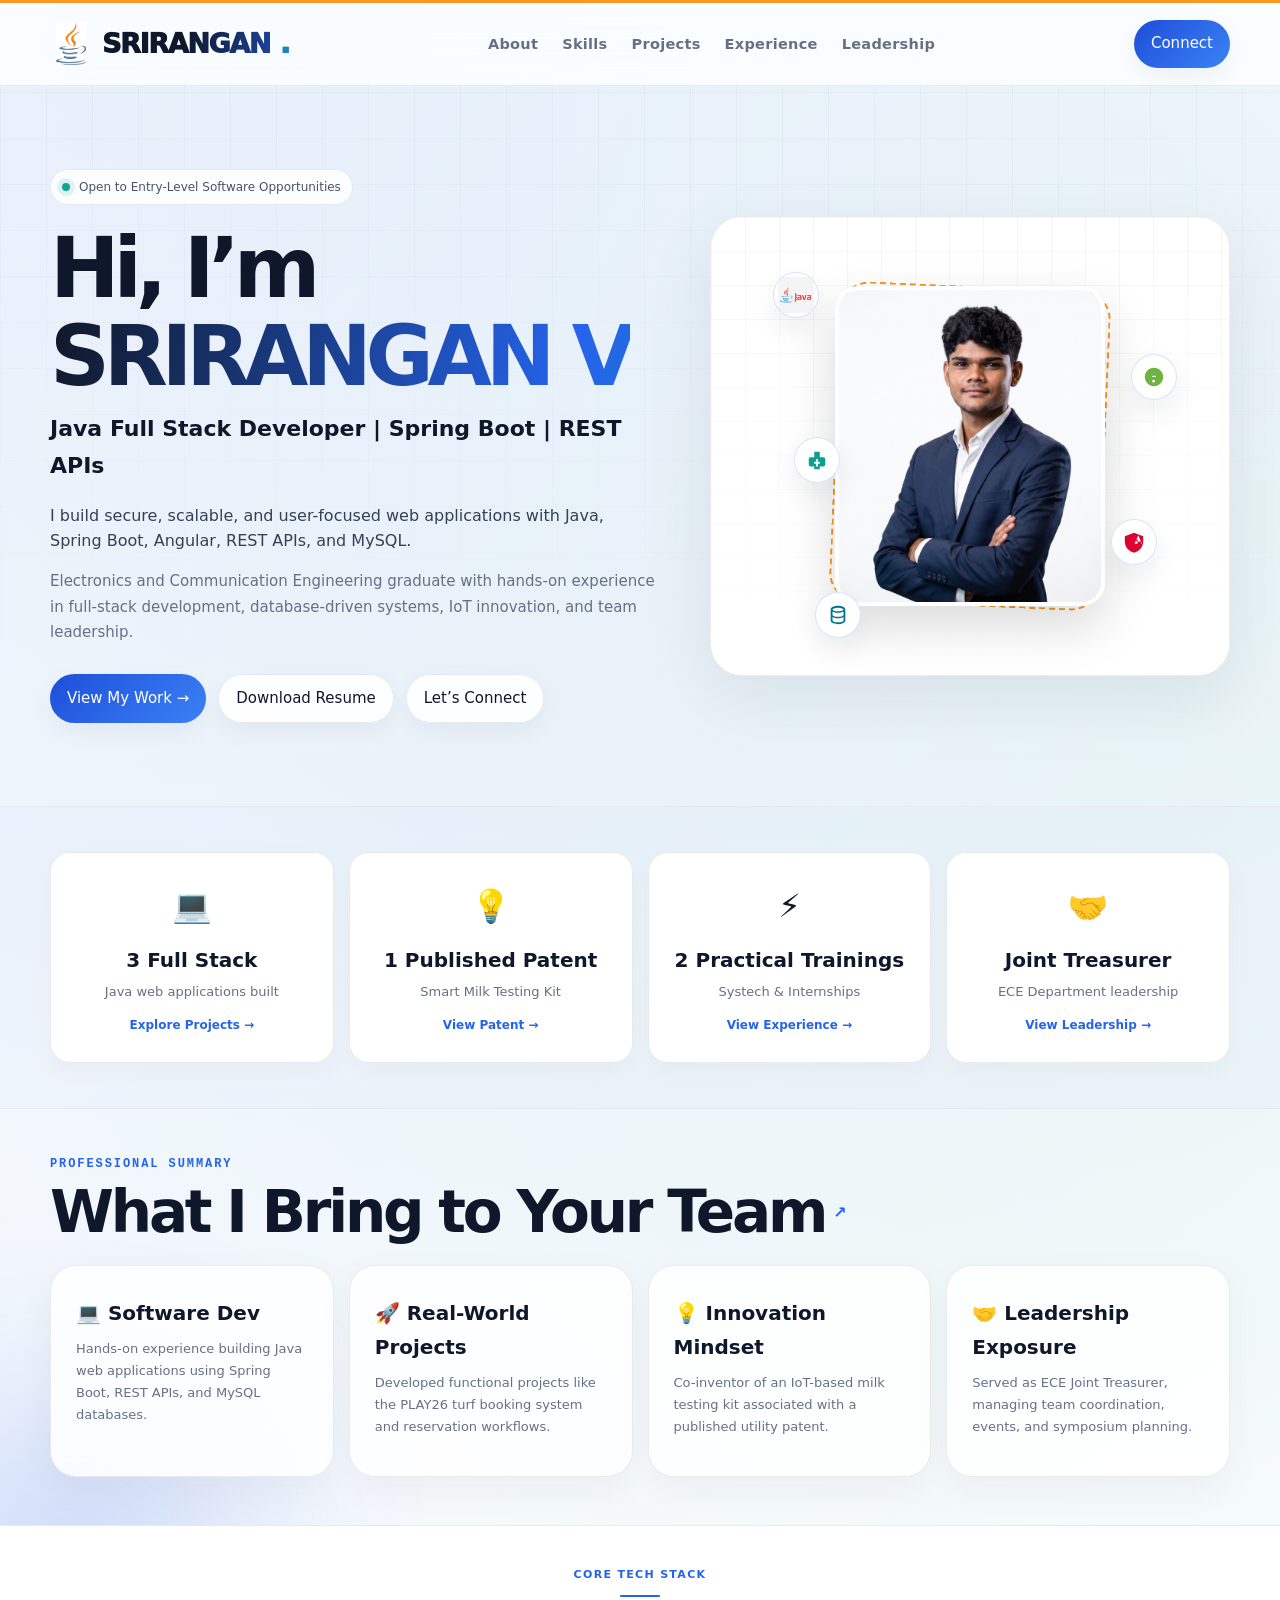
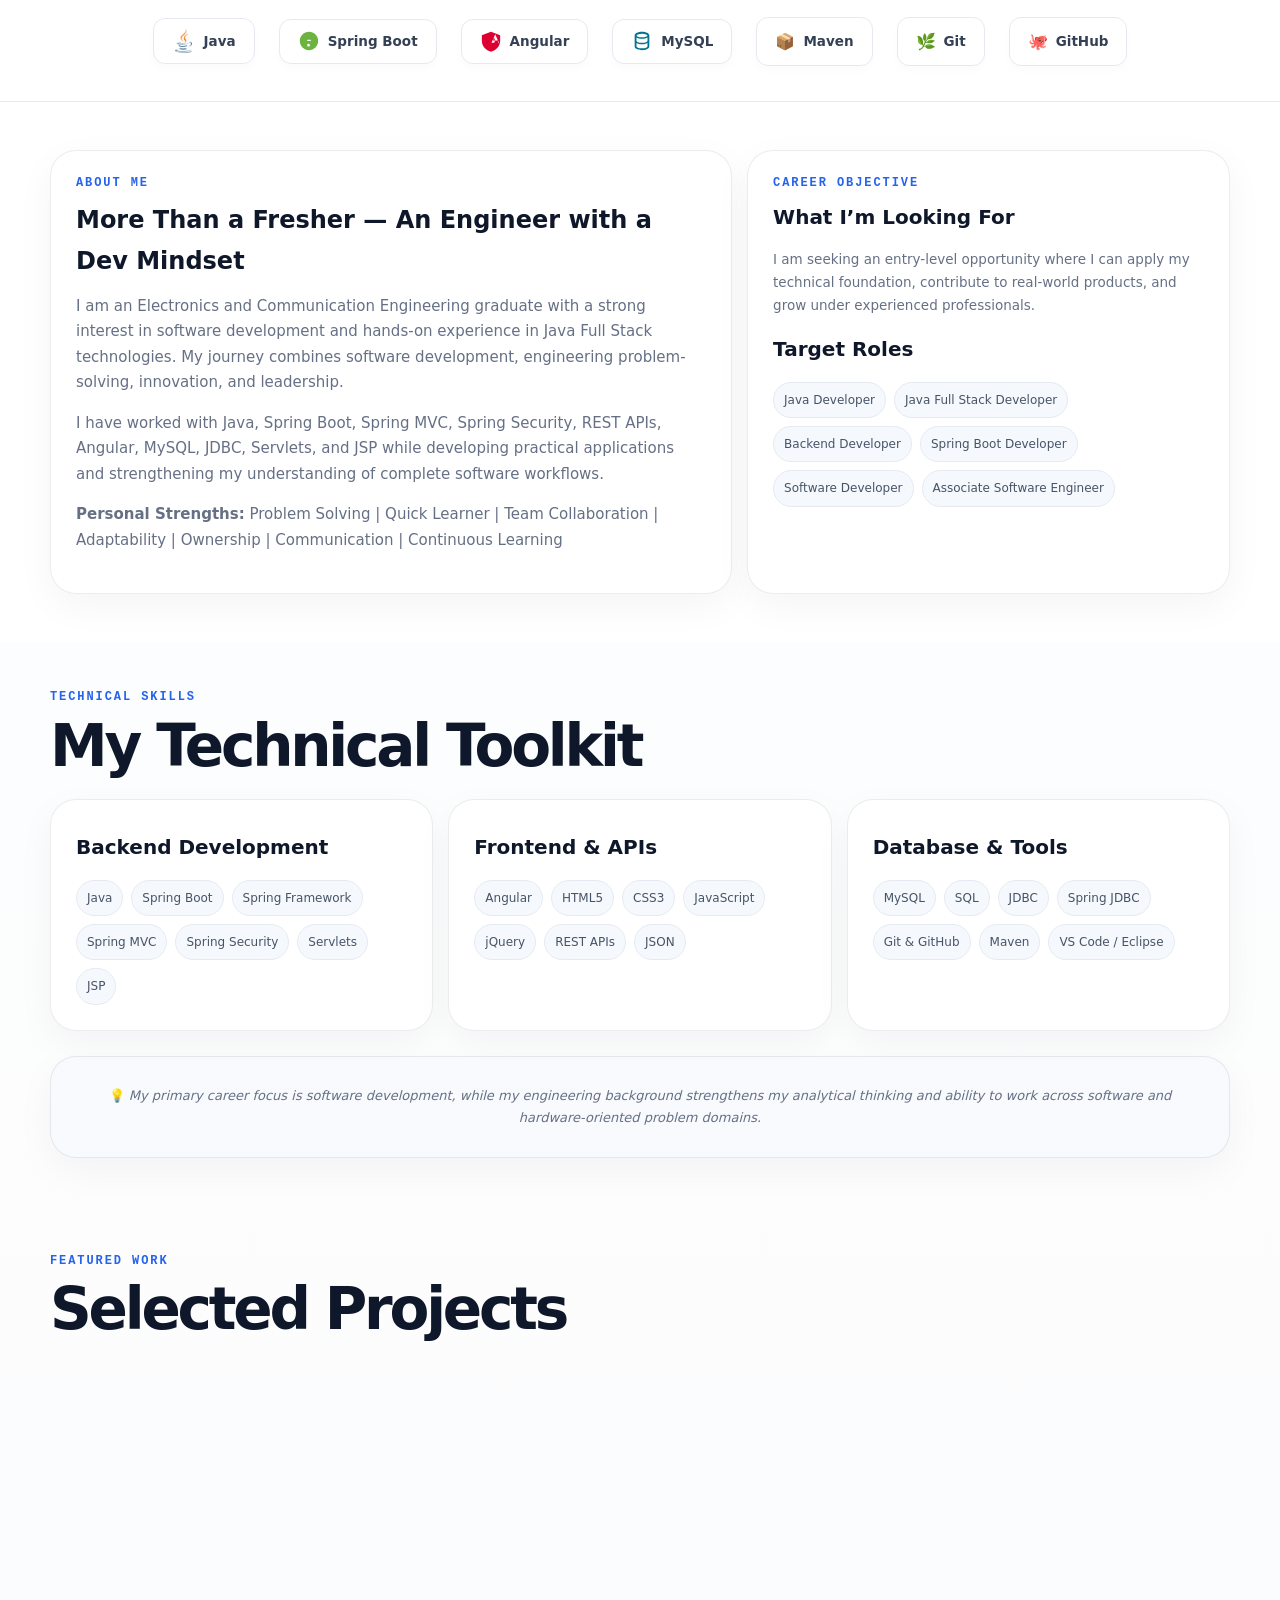
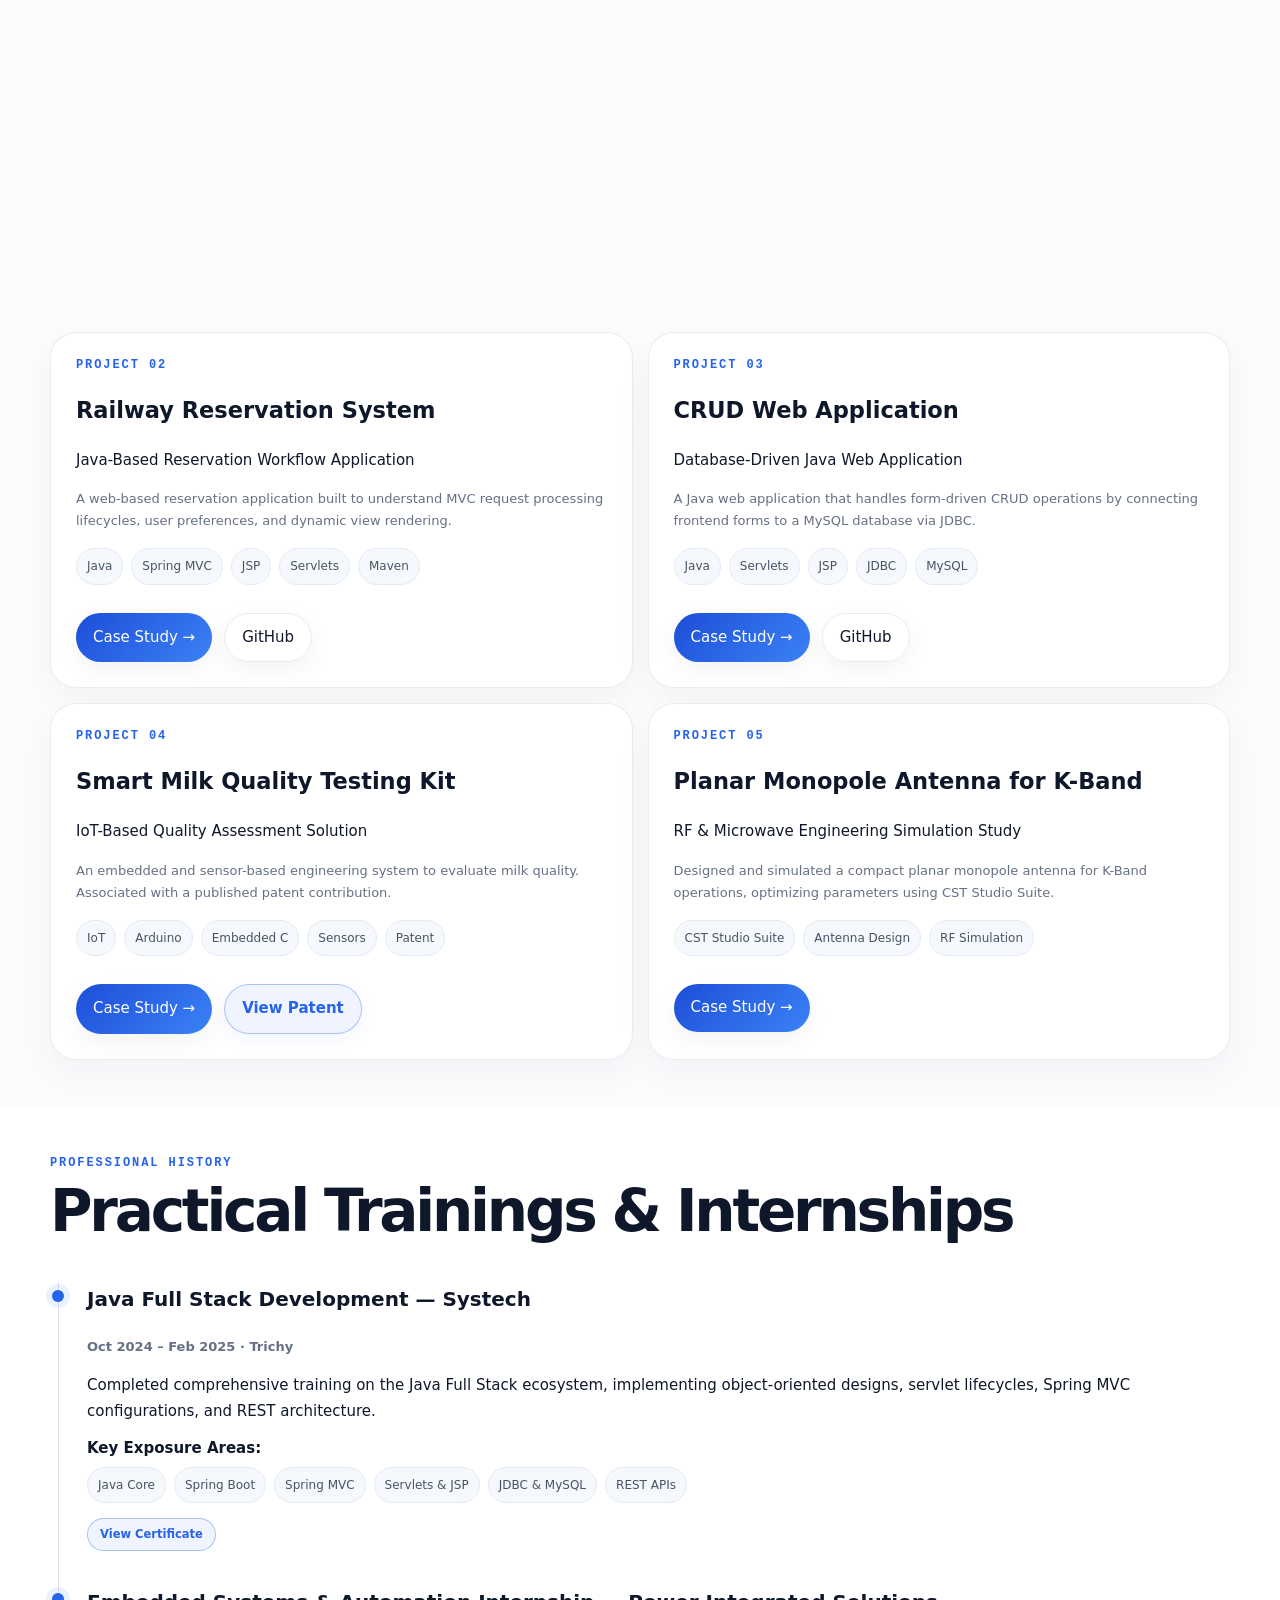
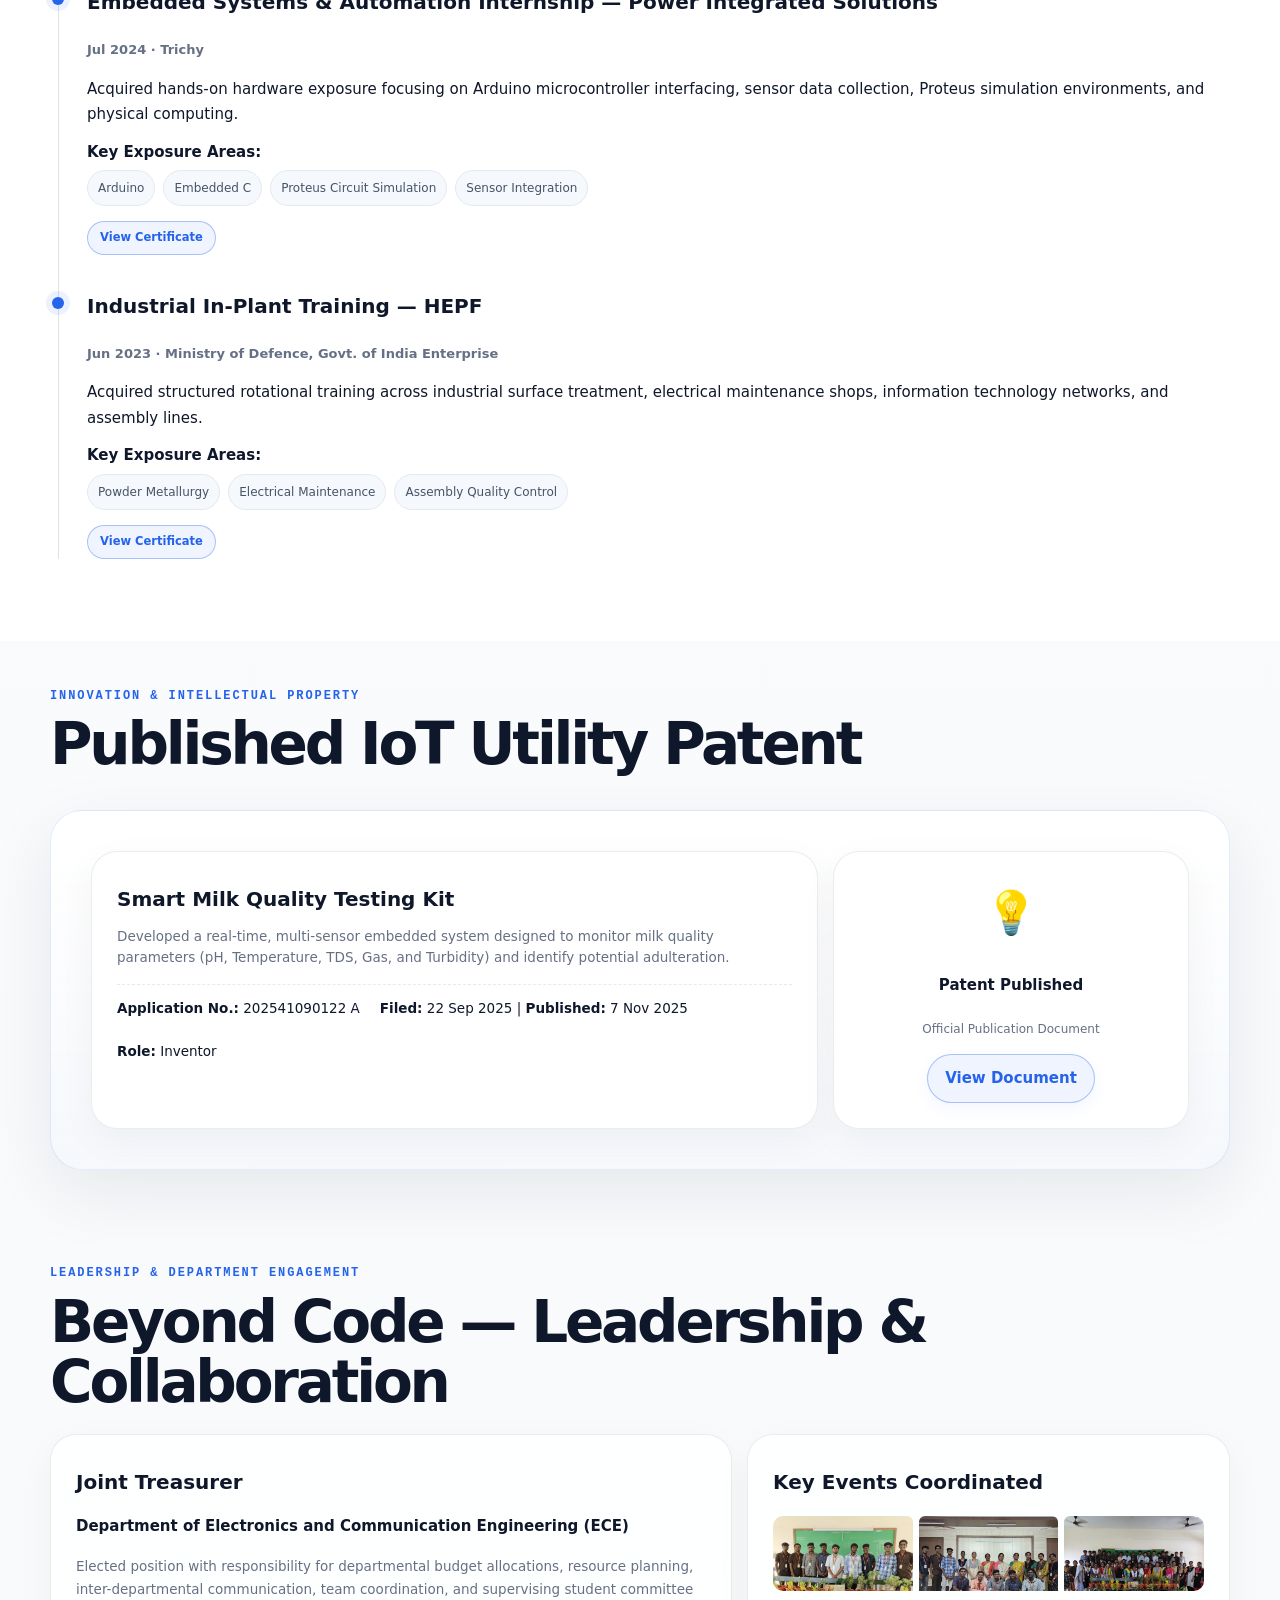
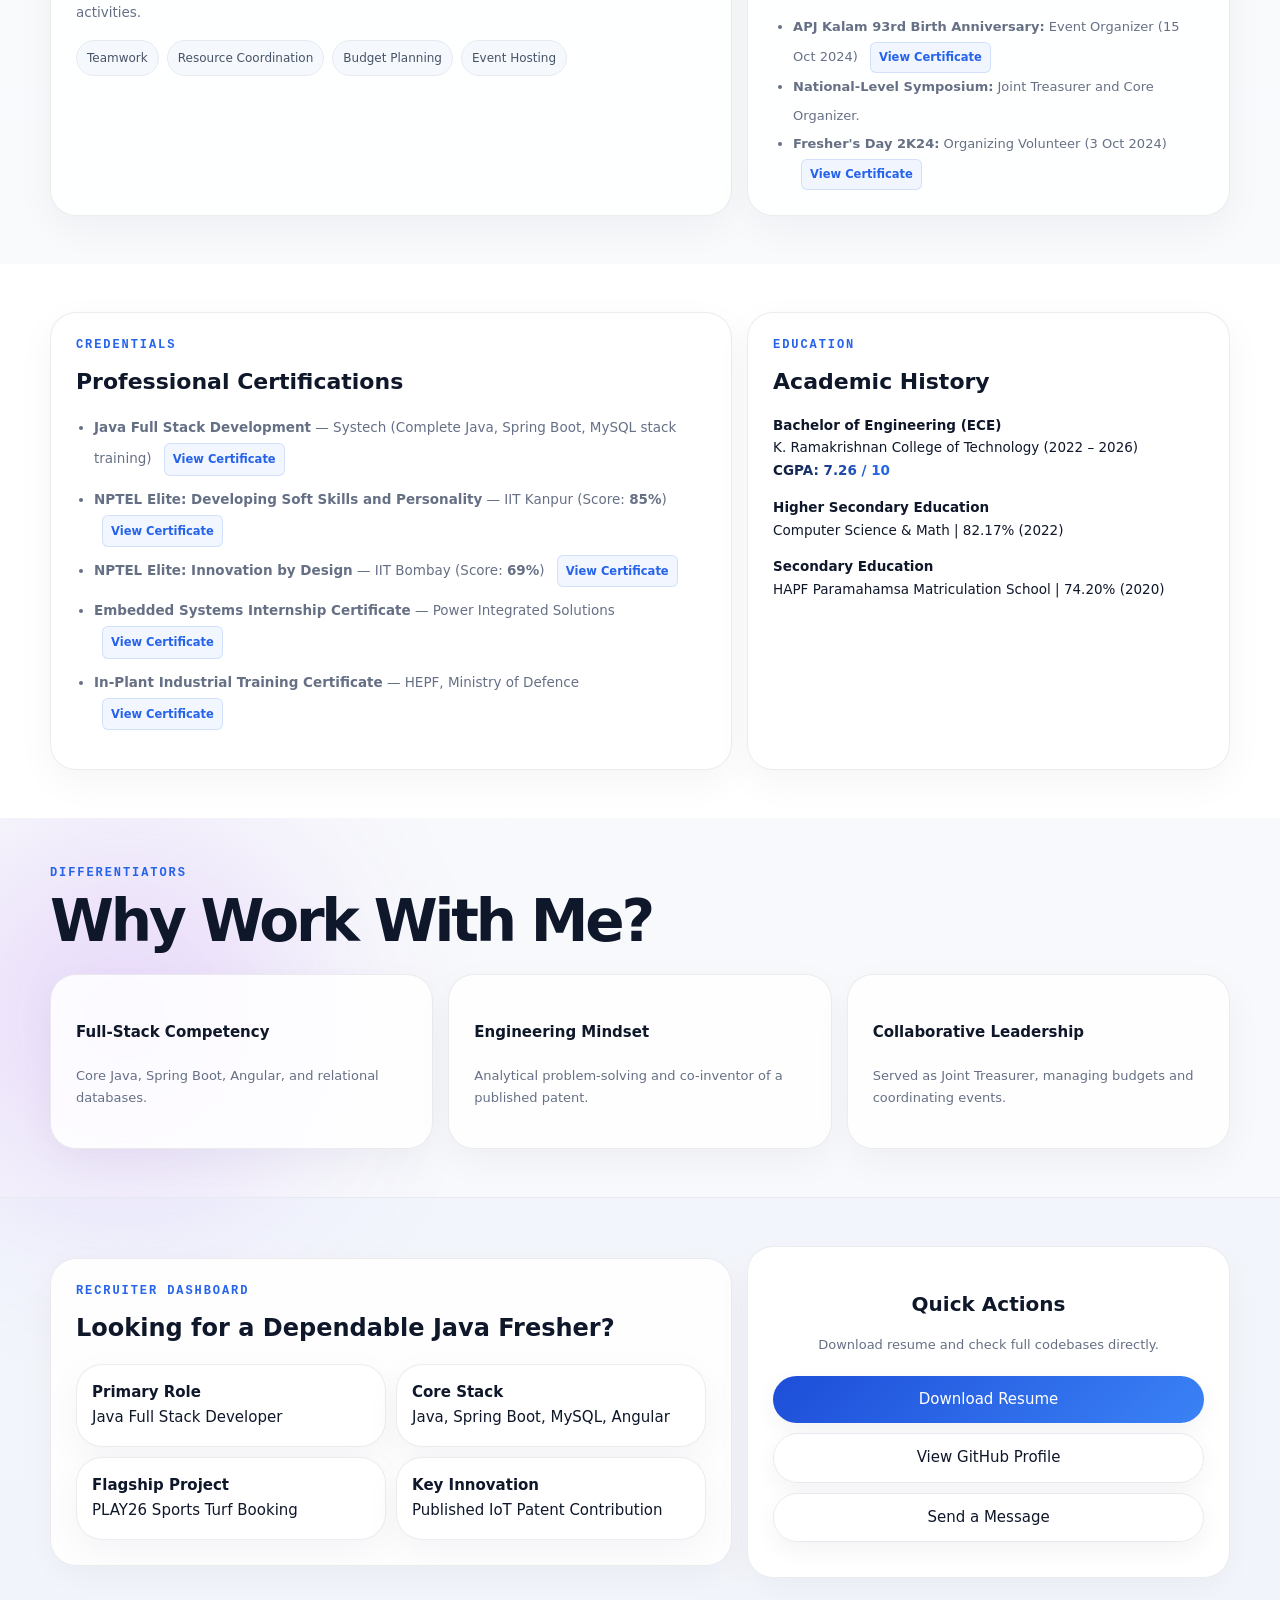
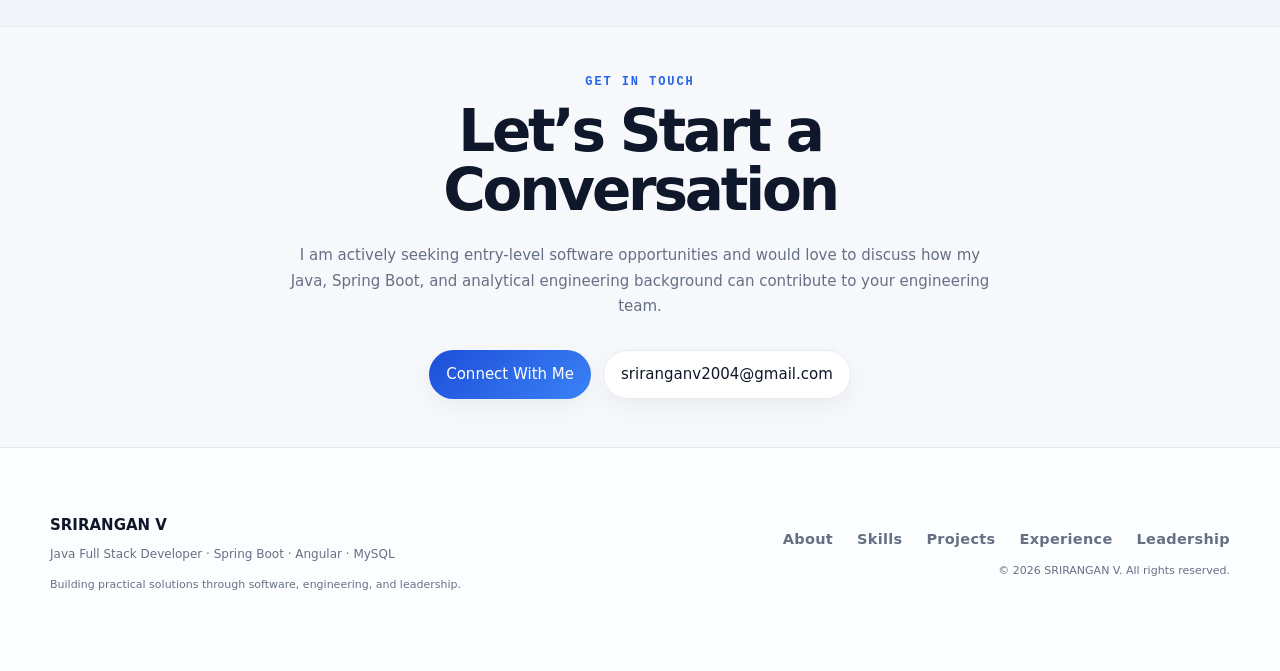
<file: index.html>
<!doctype html>
<html lang="en">
<head>
  <meta charset="utf-8">
  <meta name="viewport" content="width=device-width,initial-scale=1">
  <title>SRIRANGAN V | Java Full Stack Developer Portfolio</title>
  <meta name="description" content="Portfolio of SRIRANGAN V, Java Full Stack Developer focused on Java, Spring Boot, REST APIs, Angular and MySQL.">
  <meta property="og:title" content="SRIRANGAN V | Java Full Stack Developer">
  <meta property="og:description" content="Portfolio of SRIRANGAN V, Java Full Stack Developer focused on Java, Spring Boot, REST APIs, Angular and MySQL.">
  <meta property="og:type" content="article">
  <meta name="twitter:card" content="summary_large_image">
  <script type="application/ld+json">
  {
    "@context": "https://schema.org",
    "@type": "Person",
    "name": "SRIRANGAN V",
    "jobTitle": "Java Full Stack Developer",
    "sameAs": ["https://github.com/SriranganV", "https://linkedin.com/in/srirangan-v-452450255"]
  }
  </script>
  <link rel="stylesheet" href="styles.css">
</head>
<body class="pageIn">

  <!-- Navigation -->
  <nav class="nav">
    <div class="wrap navin">
      <a class="brand" href="index.html" style="display:flex; align-items:center; gap:10px;"><img src="images/java_cup_logo.png" alt="Java Logo" class="brand-logo" style="width:42px; height:42px; object-fit:contain;">SRIRANGAN<span>.</span></a>
      <div class="links">
        <a href="sections/about.html">About</a>
        <a href="sections/skills.html">Skills</a>
        <a href="sections/projects.html">Projects</a>
        <a href="sections/experience.html">Experience</a>
        <a href="sections/leadership.html">Leadership</a>
      </div>
      <a class="btn primary" href="sections/contact.html">Connect</a>
    </div>
  </nav>

  <main style="position:relative; overflow:hidden;">
    <!-- Ambient Glow Auroras -->
    <div class="bg-glow blue-glow"></div>
    <div class="bg-glow mint-glow"></div>
    <div class="bg-glow purple-glow"></div>

    <!-- 1. Hero Section -->
    <div class="wrap hero">
      <div class="reveal">
        <div class="badge"><span class="dot"></span> Open to Entry-Level Software Opportunities</div>
        <h1 style="font-size: clamp(40px, 6.5vw, 84px); margin-bottom: 5px; line-height: 1.05; position: relative; display: inline-block;">Hi, I’m <span class="grad">SRIRANGAN V</span><span class="name-glow"></span></h1>
        <p class="lead" style="font-size: clamp(16px, 2.2vw, 22px); font-weight: 855; margin-top: 5px; margin-bottom: 18px; color: var(--ink);">Java Full Stack Developer | Spring Boot | REST APIs</p>
        <p class="lead" style="font-size: 16px; line-height: 1.6; margin-bottom: 12px;">I build secure, scalable, and user-focused web applications with Java, Spring Boot, Angular, REST APIs, and MySQL.</p>
        <p class="muted">Electronics and Communication Engineering graduate with hands-on experience in full-stack development, database-driven systems, IoT innovation, and team leadership.</p>
        <div class="actions">
          <a class="btn primary" href="#projects">View My Work →</a>
          <a class="btn" href="certificates/resume.pdf" target="_blank">Download Resume</a>
          <a class="btn" href="sections/contact.html">Let’s Connect</a>
        </div>
      </div>
      <div class="arch reveal" style="display:flex; justify-content:center; align-items:center; position:relative; min-height:460px; background:#fff; overflow:hidden;">
        <!-- Java Theme Backglow -->
        <div style="position:absolute; width:260px; height:260px; background:radial-gradient(circle,rgba(248,152,32,0.22) 0%,rgba(83,130,161,0.14) 50%,transparent 70%); filter:blur(24px); z-index:1; top:50%; left:50%; transform:translate(-50%,-50%);"></div>
        
        <!-- Java Theme Offset Frame -->
        <div class="offset-frame" style="position:absolute; width:270px; height:320px; border:2.5px dashed #f89820; border-radius:28px; transform:rotate(2.5deg); transition:all 0.5s ease; z-index: 1;"></div>
        
        <img src="images/srirangan.jpg" alt="SRIRANGAN V" style="width: 270px; height: 320px; object-fit: cover; border-radius: 24px; border: 4px solid #fff; box-shadow: 0 20px 50px rgba(0,0,0,0.15); z-index: 10; transition: transform 0.5s cubic-bezier(0.2, 0.8, 0.2, 1), box-shadow 0.5s ease;">
        <div class="node icon-only n1" style="z-index:12; overflow:hidden; background:#fff; display:flex; align-items:center; justify-content:center; padding: 4px;"><img src="images/java_logo.png" alt="Java Logo" style="max-width:100%; max-height:100%; object-fit:contain;"></div>
        <div class="node icon-only n2" style="z-index:12;"><svg viewBox="0 0 24 24" width="22" height="22" fill="#6db33f"><path d="M12 2C6.48 2 2 6.48 2 12s4.48 10 10 10 10-4.48 10-10S17.52 2 12 2zm1 14.5c0 .83-.67 1.5-1.5 1.5s-1.5-.67-1.5-1.5.67-1.5 1.5-1.5 1.5.67 1.5 1.5zm.36-4.5h-2.72c-.41 0-.75-.34-.75-.75s.34-.75.75-.75h2.72c.41 0 .75.34.75.75s-.34.75-.75.75z"/></svg></div>
        <div class="node icon-only n3" style="z-index:12;"><svg viewBox="0 0 24 24" width="22" height="22" fill="#0f9f8f"><path d="M19 9h-4V3H9v6H5c-1.1 0-2 .9-2 2v6c0 1.1.9 2 2 2h4v3h6v-3h4c1.1 0 2-.9 2-2v-6c0-1.1-.9-2-2-2zm-6 10h-2v-3H9v-2h2v-3h2v3h2v2h-2v3z"/></svg></div>
        <div class="node icon-only n4" style="z-index:12;"><svg viewBox="0 0 24 24" width="22" height="22" fill="#dd0031"><path d="M12 2L2 5.6v5.8c0 6.2 4.3 10.7 10 12.2 5.7-1.5 10-6 10-12.2V5.6L12 2zm7.6 9.4h-3.1l-1 2.5h-2.9l4-9.3 4 9.3h-1zm-4.3-3.1l1.2 3.1h-2.4l1.2-3.1z"/></svg></div>
        <div class="node icon-only n5" style="z-index:12;"><svg viewBox="0 0 24 24" width="22" height="22" fill="#00758f"><path d="M12 2C7.58 2 4 3.79 4 6v12c0 2.21 3.58 4 8 4s8-1.79 8-4V6c0-2.21-3.58-4-8-4zm0 2c3.87 0 6 1.34 6 2s-2.13 2-6 2-6-1.34-6-2 2.13-2 6-2zm6 8c0 .66-2.13 2-6 2s-6-1.34-6-2V8.15c1.46.85 3.6 1.35 6 1.35s4.54-.5 6-1.35V12zm0 6c0 .66-2.13 2-6 2s-6-1.34-6-2v-3.85c1.46.85 3.6 1.35 6 1.35s4.54-.5 6-1.35V18z"/></svg></div>
      </div>
    </div>

    <!-- 2. Impact Strip / Snapshot -->
    <section style="background:rgba(37,99,235,.015); border-top:1px solid var(--line); border-bottom:1px solid var(--line); padding:45px 0;">
      <div class="wrap reveal">
        <div class="grid">
          <a class="impact-card s3" href="sections/projects.html" style="text-decoration:none;">
            <span class="icon">💻</span>
            <h3>3 Full Stack</h3>
            <p>Java web applications built</p>
            <span style="font-size:12px; font-weight:800; color:var(--blue); margin-top:12px; display:inline-flex; align-items:center; gap:4px;">Explore Projects →</span>
          </a>
          <a class="impact-card s3" href="projects/smart-milk-kit.html" style="text-decoration:none;">
            <span class="icon">💡</span>
            <h3>1 Published Patent</h3>
            <p>Smart Milk Testing Kit</p>
            <span style="font-size:12px; font-weight:800; color:var(--blue); margin-top:12px; display:inline-flex; align-items:center; gap:4px;">View Patent →</span>
          </a>
          <a class="impact-card s3" href="sections/experience.html" style="text-decoration:none;">
            <span class="icon">⚡</span>
            <h3>2 Practical Trainings</h3>
            <p>Systech & Internships</p>
            <span style="font-size:12px; font-weight:800; color:var(--blue); margin-top:12px; display:inline-flex; align-items:center; gap:4px;">View Experience →</span>
          </a>
          <a class="impact-card s3" href="sections/leadership.html" style="text-decoration:none;">
            <span class="icon">🤝</span>
            <h3>Joint Treasurer</h3>
            <p>ECE Department leadership</p>
            <span style="font-size:12px; font-weight:800; color:var(--blue); margin-top:12px; display:inline-flex; align-items:center; gap:4px;">View Leadership →</span>
          </a>
        </div>
      </div>
    </section>

    <!-- 3. Professional Snapshot Cards -->
    <section>
      <div class="wrap reveal">
        <div class="eyebrow">Professional Summary</div>
        <h2 class="title">
          <a href="sections/about.html" class="redirect-header" style="color:inherit; text-decoration:none; display:inline-flex; align-items:center; gap:8px;">
            What I Bring to Your Team <span class="arrow" style="font-size:16px; color:var(--blue); transition:transform 0.3s ease;">↗</span>
          </a>
        </h2>
        <div class="grid">
          <div class="card s3">
            <h3>💻 Software Dev</h3>
            <p class="muted" style="font-size:13px; margin-top:8px;">Hands-on experience building Java web applications using Spring Boot, REST APIs, and MySQL databases.</p>
          </div>
          <div class="card s3">
            <h3>🚀 Real-World Projects</h3>
            <p class="muted" style="font-size:13px; margin-top:8px;">Developed functional projects like the PLAY26 turf booking system and reservation workflows.</p>
          </div>
          <div class="card s3">
            <h3>💡 Innovation Mindset</h3>
            <p class="muted" style="font-size:13px; margin-top:8px;">Co-inventor of an IoT-based milk testing kit associated with a published utility patent.</p>
          </div>
          <div class="card s3">
            <h3>🤝 Leadership Exposure</h3>
            <p class="muted" style="font-size:13px; margin-top:8px;">Served as ECE Joint Treasurer, managing team coordination, events, and symposium planning.</p>
          </div>
        </div>
      </div>
    </section>

    <!-- 3.5 Technology Stack Row -->
    <section style="background:#fff; border-top:1px solid var(--line); border-bottom:1px solid var(--line); padding:35px 0;">
      <div class="wrap reveal">
        <div style="text-align:center; margin-bottom:20px;">
          <span style="font-size:11px; font-weight:800; color:var(--blue); letter-spacing:0.12em; text-transform:uppercase;">Core Tech Stack</span>
          <div style="width:40px; height:2px; background:var(--blue); margin:8px auto 0; border-radius:99px;"></div>
        </div>
        <div class="grid" style="display:flex; justify-content:center; align-items:center; gap:24px; flex-wrap:wrap;">
          <!-- Java -->
          <div class="tech-stack-item" style="display:flex; align-items:center; gap:8px; padding:10px 18px; border:1px solid var(--line); border-radius:12px; background:#fff; cursor:default; box-shadow:0 4px 10px rgba(0,0,0,0.02);">
            <img src="images/java_cup_logo.png" alt="Java" style="width:24px; height:24px; object-fit:contain;">
            <span style="font-weight:700; font-size:13.5px; color:var(--ink2);">Java</span>
          </div>
          <!-- Spring Boot -->
          <div class="tech-stack-item" style="display:flex; align-items:center; gap:8px; padding:10px 18px; border:1px solid var(--line); border-radius:12px; background:#fff; cursor:default; box-shadow:0 4px 10px rgba(0,0,0,0.02);">
            <svg viewBox="0 0 24 24" width="22" height="22" fill="#6db33f" style="vertical-align:middle;"><path d="M12 2C6.48 2 2 6.48 2 12s4.48 10 10 10 10-4.48 10-10S17.52 2 12 2zm1 14.5c0 .83-.67 1.5-1.5 1.5s-1.5-.67-1.5-1.5.67-1.5 1.5-1.5 1.5.67 1.5 1.5zm.36-4.5h-2.72c-.41 0-.75-.34-.75-.75s.34-.75.75-.75h2.72c.41 0 .75.34.75.75s-.34.75-.75.75z"/></svg>
            <span style="font-weight:700; font-size:13.5px; color:var(--ink2);">Spring Boot</span>
          </div>
          <!-- Angular -->
          <div class="tech-stack-item" style="display:flex; align-items:center; gap:8px; padding:10px 18px; border:1px solid var(--line); border-radius:12px; background:#fff; cursor:default; box-shadow:0 4px 10px rgba(0,0,0,0.02);">
            <svg viewBox="0 0 24 24" width="22" height="22" fill="#dd0031" style="vertical-align:middle;"><path d="M12 2L2 5.6v5.8c0 6.2 4.3 10.7 10 12.2 5.7-1.5 10-6 10-12.2V5.6L12 2zm7.6 9.4h-3.1l-1 2.5h-2.9l4-9.3 4 9.3h-1zm-4.3-3.1l1.2 3.1h-2.4l1.2-3.1z"/></svg>
            <span style="font-weight:700; font-size:13.5px; color:var(--ink2);">Angular</span>
          </div>
          <!-- MySQL -->
          <div class="tech-stack-item" style="display:flex; align-items:center; gap:8px; padding:10px 18px; border:1px solid var(--line); border-radius:12px; background:#fff; cursor:default; box-shadow:0 4px 10px rgba(0,0,0,0.02);">
            <svg viewBox="0 0 24 24" width="22" height="22" fill="#00758f" style="vertical-align:middle;"><path d="M12 2C7.58 2 4 3.79 4 6v12c0 2.21 3.58 4 8 4s8-1.79 8-4V6c0-2.21-3.58-4-8-4zm0 2c3.87 0 6 1.34 6 2s-2.13 2-6 2-6-1.34-6-2 2.13-2 6-2zm6 8c0 .66-2.13 2-6 2s-6-1.34-6-2V8.15c1.46.85 3.6 1.35 6 1.35s4.54-.5 6-1.35V12zm0 6c0 .66-2.13 2-6 2s-6-1.34-6-2v-3.85c1.46.85 3.6 1.35 6 1.35s4.54-.5 6-1.35V18z"/></svg>
            <span style="font-weight:700; font-size:13.5px; color:var(--ink2);">MySQL</span>
          </div>
          <!-- Maven -->
          <div class="tech-stack-item" style="display:flex; align-items:center; gap:8px; padding:10px 18px; border:1px solid var(--line); border-radius:12px; background:#fff; cursor:default; box-shadow:0 4px 10px rgba(0,0,0,0.02);">
            <span style="font-size:16px;">📦</span>
            <span style="font-weight:700; font-size:13.5px; color:var(--ink2);">Maven</span>
          </div>
          <!-- Git -->
          <div class="tech-stack-item" style="display:flex; align-items:center; gap:8px; padding:10px 18px; border:1px solid var(--line); border-radius:12px; background:#fff; cursor:default; box-shadow:0 4px 10px rgba(0,0,0,0.02);">
            <span style="font-size:16px;">🌿</span>
            <span style="font-weight:700; font-size:13.5px; color:var(--ink2);">Git</span>
          </div>
          <!-- GitHub -->
          <div class="tech-stack-item" style="display:flex; align-items:center; gap:8px; padding:10px 18px; border:1px solid var(--line); border-radius:12px; background:#fff; cursor:default; box-shadow:0 4px 10px rgba(0,0,0,0.02);">
            <span style="font-size:16px;">🐙</span>
            <span style="font-weight:700; font-size:13.5px; color:var(--ink2);">GitHub</span>
          </div>
        </div>
      </div>
    </section>

    <!-- 4. About Me & Career Objective -->
    <section style="background:#fff;">
      <div class="wrap reveal">
        <div class="grid">
          <div class="card s7">
            <div class="eyebrow">About Me</div>
            <h3 style="margin-top:10px; font-size:24px;">More Than a Fresher — An Engineer with a Dev Mindset</h3>
            <p class="muted" style="margin-top:12px;">I am an Electronics and Communication Engineering graduate with a strong interest in software development and hands-on experience in Java Full Stack technologies. My journey combines software development, engineering problem-solving, innovation, and leadership.</p>
            <p class="muted" style="margin-top:10px;">I have worked with Java, Spring Boot, Spring MVC, Spring Security, REST APIs, Angular, MySQL, JDBC, Servlets, and JSP while developing practical applications and strengthening my understanding of complete software workflows.</p>
            <p class="muted" style="margin-top:10px;"><strong>Personal Strengths:</strong> Problem Solving | Quick Learner | Team Collaboration | Adaptability | Ownership | Communication | Continuous Learning</p>
          </div>
          <div class="card s5">
            <div class="eyebrow">Career Objective</div>
            <h3 style="margin-top:10px;">What I’m Looking For</h3>
            <p class="muted" style="font-size:13.5px; margin-bottom:15px;">I am seeking an entry-level opportunity where I can apply my technical foundation, contribute to real-world products, and grow under experienced professionals.</p>
            <h3>Target Roles</h3>
            <div class="chips">
              <span class="chip">Java Developer</span>
              <span class="chip">Java Full Stack Developer</span>
              <span class="chip">Backend Developer</span>
              <span class="chip">Spring Boot Developer</span>
              <span class="chip">Software Developer</span>
              <span class="chip">Associate Software Engineer</span>
            </div>
          </div>
        </div>
      </div>
    </section>

    <!-- 5. Technical Toolkit -->
    <section>
      <div class="wrap reveal">
        <div class="eyebrow">Technical Skills</div>
        <h2 class="title">My Technical Toolkit</h2>
        <div class="grid">
          <div class="card s4">
            <h3>Backend Development</h3>
            <div class="chips">
              <span class="chip">Java</span>
              <span class="chip">Spring Boot</span>
              <span class="chip">Spring Framework</span>
              <span class="chip">Spring MVC</span>
              <span class="chip">Spring Security</span>
              <span class="chip">Servlets</span>
              <span class="chip">JSP</span>
            </div>
          </div>
          <div class="card s4">
            <h3>Frontend & APIs</h3>
            <div class="chips">
              <span class="chip">Angular</span>
              <span class="chip">HTML5</span>
              <span class="chip">CSS3</span>
              <span class="chip">JavaScript</span>
              <span class="chip">jQuery</span>
              <span class="chip">REST APIs</span>
              <span class="chip">JSON</span>
            </div>
          </div>
          <div class="card s4">
            <h3>Database & Tools</h3>
            <div class="chips">
              <span class="chip">MySQL</span>
              <span class="chip">SQL</span>
              <span class="chip">JDBC</span>
              <span class="chip">Spring JDBC</span>
              <span class="chip">Git & GitHub</span>
              <span class="chip">Maven</span>
              <span class="chip">VS Code / Eclipse</span>
            </div>
          </div>
          <div class="card s12" style="margin-top:10px; padding:15px 25px; background:rgba(37,99,235,.02);">
            <p class="muted" style="font-size:13px; text-align:center;">
              💡 <em>My primary career focus is software development, while my engineering background strengthens my analytical thinking and ability to work across software and hardware-oriented problem domains.</em>
            </p>
          </div>
        </div>
      </div>
    </section>

    <!-- 6. Featured Projects -->
    <section id="projects">
      <div class="wrap">
        <div class="eyebrow">Featured Work</div>
        <h2 class="title">Selected Projects</h2>
        
        <!-- Flagship Project: PLAY26 -->
        <article class="project reveal">
          <div class="visual" style="padding:0; overflow:hidden; background:#fff; display:flex; align-items:center; justify-content:center;">
            <img src="images/play26.jpg" alt="PLAY26 Platform" style="max-width:100%; max-height:100%; object-fit:contain; border-radius:18px;">
          </div>
          <div>
            <div class="eyebrow">01 · Flagship Project</div>
            <h2>PLAY26</h2>
            <p class="lead">Sports Management & Turf Booking Platform</p>
            <p class="muted">A full-stack sports platform built to simplify turf discovery, booking workflows, tournaments, role-based access, split-payment coordination, scorecards, and live sports updates.</p>
            <div class="chips">
              <span class="chip">Java</span>
              <span class="chip">Spring Boot</span>
              <span class="chip">Spring Security</span>
              <span class="chip">REST APIs</span>
              <span class="chip">Angular</span>
              <span class="chip">MySQL</span>
            </div>
            <div class="actions" style="margin-top:20px;">
              <a class="btn primary" href="projects/play26.html">Explore Case Study →</a>
              <a class="btn" href="https://play26-turf-booking.onrender.com" target="_blank">Live Demo</a>
              <a class="btn" href="https://github.com/SriranganV" target="_blank">View Code</a>
            </div>
          </div>
        </article>

        <!-- Other Projects Grid -->
        <div class="grid">
          <article class="card s6 reveal">
            <div class="eyebrow">Project 02</div>
            <h2>Railway Reservation System</h2>
            <p>Java-Based Reservation Workflow Application</p>
            <p class="muted" style="font-size:13px; margin:10px 0;">A web-based reservation application built to understand MVC request processing lifecycles, user preferences, and dynamic view rendering.</p>
            <div class="chips" style="margin-bottom:15px;">
              <span class="chip">Java</span>
              <span class="chip">Spring MVC</span>
              <span class="chip">JSP</span>
              <span class="chip">Servlets</span>
              <span class="chip">Maven</span>
            </div>
            <div class="actions">
              <a class="btn primary" href="projects/railway-reservation.html">Case Study →</a>
              <a class="btn" href="https://github.com/SriranganV" target="_blank">GitHub</a>
            </div>
          </article>

          <article class="card s6 reveal">
            <div class="eyebrow">Project 03</div>
            <h2>CRUD Web Application</h2>
            <p>Database-Driven Java Web Application</p>
            <p class="muted" style="font-size:13px; margin:10px 0;">A Java web application that handles form-driven CRUD operations by connecting frontend forms to a MySQL database via JDBC.</p>
            <div class="chips" style="margin-bottom:15px;">
              <span class="chip">Java</span>
              <span class="chip">Servlets</span>
              <span class="chip">JSP</span>
              <span class="chip">JDBC</span>
              <span class="chip">MySQL</span>
            </div>
            <div class="actions">
              <a class="btn primary" href="projects/crud-app.html">Case Study →</a>
              <a class="btn" href="https://github.com/SriranganV" target="_blank">GitHub</a>
            </div>
          </article>

          <article class="card s6 reveal">
            <div class="eyebrow">Project 04</div>
            <h2>Smart Milk Quality Testing Kit</h2>
            <p>IoT-Based Quality Assessment Solution</p>
            <p class="muted" style="font-size:13px; margin:10px 0;">An embedded and sensor-based engineering system to evaluate milk quality. Associated with a published patent contribution.</p>
            <div class="chips" style="margin-bottom:15px;">
              <span class="chip">IoT</span>
              <span class="chip">Arduino</span>
              <span class="chip">Embedded C</span>
              <span class="chip">Sensors</span>
              <span class="chip">Patent</span>
            </div>
            <div class="actions">
              <a class="btn primary" href="projects/smart-milk-kit.html">Case Study →</a>
              <a class="btn cert-btn" href="certificates/patent_published.pdf" target="_blank">View Patent</a>
            </div>
          </article>

          <article class="card s6 reveal">
            <div class="eyebrow">Project 05</div>
            <h2>Planar Monopole Antenna for K-Band</h2>
            <p>RF & Microwave Engineering Simulation Study</p>
            <p class="muted" style="font-size:13px; margin:10px 0;">Designed and simulated a compact planar monopole antenna for K-Band operations, optimizing parameters using CST Studio Suite.</p>
            <div class="chips" style="margin-bottom:15px;">
              <span class="chip">CST Studio Suite</span>
              <span class="chip">Antenna Design</span>
              <span class="chip">RF Simulation</span>
            </div>
            <div class="actions">
              <a class="btn primary" href="projects/k-band-antenna.html">Case Study →</a>
            </div>
          </article>
        </div>
      </div>
    </section>

    <!-- 7. Experience & Practical Training -->
    <section style="background:#fff;">
      <div class="wrap reveal">
        <div class="eyebrow">Professional History</div>
        <h2 class="title">Practical Trainings & Internships</h2>
        <div class="timeline" style="margin-top:40px;">
          <div class="time">
            <h3 style="font-size:20px;">Java Full Stack Development — Systech</h3>
            <p class="muted" style="font-size:13px; font-weight:700; margin:4px 0 10px;">Oct 2024 – Feb 2025 · Trichy</p>
            <p style="margin-bottom:12px;">Completed comprehensive training on the Java Full Stack ecosystem, implementing object-oriented designs, servlet lifecycles, Spring MVC configurations, and REST architecture.</p>
            <div>
              <strong>Key Exposure Areas:</strong>
              <div class="chips" style="margin-top:5px;">
                <span class="chip">Java Core</span>
                <span class="chip">Spring Boot</span>
                <span class="chip">Spring MVC</span>
                <span class="chip">Servlets & JSP</span>
                <span class="chip">JDBC & MySQL</span>
                <span class="chip">REST APIs</span>
              </div>
            </div>
            <a class="btn cert-btn" href="certificates/java_systech.pdf" target="_blank" style="margin-top: 15px; font-size: 11.5px; padding: 6px 12px; box-shadow:none; display:inline-flex;">View Certificate</a>
          </div>

          <div class="time">
            <h3 style="font-size:20px;">Embedded Systems & Automation Internship — Power Integrated Solutions</h3>
            <p class="muted" style="font-size:13px; font-weight:700; margin:4px 0 10px;">Jul 2024 · Trichy</p>
            <p style="margin-bottom:12px;">Acquired hands-on hardware exposure focusing on Arduino microcontroller interfacing, sensor data collection, Proteus simulation environments, and physical computing.</p>
            <div>
              <strong>Key Exposure Areas:</strong>
              <div class="chips" style="margin-top:5px;">
                <span class="chip">Arduino</span>
                <span class="chip">Embedded C</span>
                <span class="chip">Proteus Circuit Simulation</span>
                <span class="chip">Sensor Integration</span>
              </div>
            </div>
            <a class="btn cert-btn" href="certificates/power_integrated.pdf" target="_blank" style="margin-top: 15px; font-size: 11.5px; padding: 6px 12px; box-shadow:none; display:inline-flex;">View Certificate</a>
          </div>

          <div class="time">
            <h3 style="font-size:20px;">Industrial In-Plant Training — HEPF</h3>
            <p class="muted" style="font-size:13px; font-weight:700; margin:4px 0 10px;">Jun 2023 · Ministry of Defence, Govt. of India Enterprise</p>
            <p style="margin-bottom:12px;">Acquired structured rotational training across industrial surface treatment, electrical maintenance shops, information technology networks, and assembly lines.</p>
            <div>
              <strong>Key Exposure Areas:</strong>
              <div class="chips" style="margin-top:5px;">
                <span class="chip">Powder Metallurgy</span>
                <span class="chip">Electrical Maintenance</span>
                <span class="chip">Assembly Quality Control</span>
              </div>
            </div>
            <a class="btn cert-btn" href="certificates/hepf.pdf" target="_blank" style="margin-top: 15px; font-size: 11.5px; padding: 6px 12px; box-shadow:none; display:inline-flex;">View Certificate</a>
          </div>
        </div>
      </div>
    </section>

    <!-- 8. Published Patent -->
    <section>
      <div class="wrap reveal">
        <div class="eyebrow">Innovation & Intellectual Property</div>
        <h2 class="title">Published IoT Utility Patent</h2>
        <div class="panel" style="margin-top:35px; border-color:#2563eb1f; background:linear-gradient(180deg,#fff,rgba(37,99,235,0.01)); padding:40px;">
          <div class="grid">
            <div class="card s8" style="background:#fff;">
              <h3>Smart Milk Quality Testing Kit</h3>
              <p class="muted" style="font-size:13.5px; margin-top:10px; line-height:1.6;">Developed a real-time, multi-sensor embedded system designed to monitor milk quality parameters (pH, Temperature, TDS, Gas, and Turbidity) and identify potential adulteration.</p>
              <div style="margin-top:15px; border-top:1px dashed var(--line); padding-top:12px; display:flex; flex-wrap:wrap; gap:20px; font-size:13.5px;">
                <span><strong>Application No.:</strong> 202541090122 A</span>
                <span><strong>Filed:</strong> 22 Sep 2025 | <strong>Published:</strong> 7 Nov 2025</span>
                <span><strong>Role:</strong> Inventor</span>
              </div>
            </div>
            <div class="card s4" style="background:#fff; display:flex; flex-direction:column; justify-content:center; align-items:center; text-align:center;">
              <span style="font-size:42px; margin-bottom:10px;">💡</span>
              <p><b>Patent Published</b></p>
              <p class="muted" style="font-size:12px; margin:5px 0 15px;">Official Publication Document</p>
              <a class="btn cert-btn" href="certificates/patent_published.pdf" target="_blank">View Document</a>
            </div>
          </div>
        </div>
      </div>
    </section>

    <!-- 9. Beyond Code — Leadership & Collaboration -->
    <section>
      <div class="wrap reveal">
        <div class="eyebrow">Leadership & Department Engagement</div>
        <h2 class="title">Beyond Code — Leadership & Collaboration</h2>
        <div class="grid">
          <div class="card s7">
            <h3>Joint Treasurer</h3>
            <p><b>Department of Electronics and Communication Engineering (ECE)</b></p>
            <p class="muted" style="margin-top:8px; font-size:13.5px;">Elected position with responsibility for departmental budget allocations, resource planning, inter-departmental communication, team coordination, and supervising student committee activities.</p>
            <div class="chips">
              <span class="chip">Teamwork</span>
              <span class="chip">Resource Coordination</span>
              <span class="chip">Budget Planning</span>
              <span class="chip">Event Hosting</span>
            </div>
          </div>
          <div class="card s5" style="display:flex; flex-direction:column; justify-content:center;">
            <h3>Key Events Coordinated</h3>
            
            <!-- Kalam Event Photos Mini Grid -->
            <div style="display:grid; grid-template-columns:repeat(3,1fr); gap:6px; margin:12px 0; height:75px; overflow:hidden; border-radius:10px;">
              <img src="images/kalam_event_1.jpg" alt="Kalam Event 1" style="width:100%; height:100%; object-fit:cover; border-radius:6px; transition:transform 0.4s ease; cursor:pointer;" onclick="window.open('images/kalam_event_1.jpg')">
              <img src="images/kalam_event_2.jpg" alt="Kalam Event 2" style="width:100%; height:100%; object-fit:cover; border-radius:6px; transition:transform 0.4s ease; cursor:pointer;" onclick="window.open('images/kalam_event_2.jpg')">
              <img src="images/kalam_event_3.jpg" alt="Kalam Event 3" style="width:100%; height:100%; object-fit:cover; border-radius:6px; transition:transform 0.4s ease; cursor:pointer;" onclick="window.open('images/kalam_event_3.jpg')">
            </div>

            <ul style="margin:10px 0 0 20px; padding:0; color:var(--muted); font-size:13px; line-height:2.2;">
              <li>
                <strong>APJ Kalam 93rd Birth Anniversary:</strong> Event Organizer (15 Oct 2024)
                <a class="inline-cert" href="certificates/apj_kalam_certificate.pdf" target="_blank">View Certificate</a>
              </li>
              <li><strong>National-Level Symposium:</strong> Joint Treasurer and Core Organizer.</li>
              <li>
                <strong>Fresher's Day 2K24:</strong> Organizing Volunteer (3 Oct 2024)
                <a class="inline-cert" href="certificates/freshers_day_certificate.pdf" target="_blank">View Certificate</a>
              </li>
            </ul>
          </div>
        </div>
      </div>
    </section>

    <!-- 10. Certifications & Achievements -->
    <section style="background:#fff;">
      <div class="wrap reveal">
        <div class="grid">
          <!-- Certifications -->
          <div class="card s7">
            <div class="eyebrow">Credentials</div>
            <h3 style="margin-top:10px; font-size:22px;">Professional Certifications</h3>
            <ul style="margin-top:12px; padding-left:18px; color:var(--muted); font-size:13.5px; line-height:2.3;">
              <li style="margin-bottom:8px;">
                <strong>Java Full Stack Development</strong> — Systech (Complete Java, Spring Boot, MySQL stack training) 
                <a class="inline-cert" href="certificates/java_systech.pdf" target="_blank">View Certificate</a>
              </li>
              <li style="margin-bottom:8px;">
                <strong>NPTEL Elite: Developing Soft Skills and Personality</strong> — IIT Kanpur (Score: <strong>85%</strong>) 
                <a class="inline-cert" href="certificates/nptel_soft_skills.pdf" target="_blank">View Certificate</a>
              </li>
              <li style="margin-bottom:8px;">
                <strong>NPTEL Elite: Innovation by Design</strong> — IIT Bombay (Score: <strong>69%</strong>) 
                <a class="inline-cert" href="certificates/nptel_design.pdf" target="_blank">View Certificate</a>
              </li>
              <li style="margin-bottom:8px;">
                <strong>Embedded Systems Internship Certificate</strong> — Power Integrated Solutions 
                <a class="inline-cert" href="certificates/power_integrated.pdf" target="_blank">View Certificate</a>
              </li>
              <li style="margin-bottom:8px;">
                <strong>In-Plant Industrial Training Certificate</strong> — HEPF, Ministry of Defence 
                <a class="inline-cert" href="certificates/hepf.pdf" target="_blank">View Certificate</a>
              </li>
            </ul>
          </div>
          <!-- Education -->
          <div class="card s5">
            <div class="eyebrow">Education</div>
            <h3 style="margin-top:10px; font-size:22px;">Academic History</h3>
            <div style="margin-top:12px; font-size:13.5px; line-height:1.7;">
              <p><strong>Bachelor of Engineering (ECE)</strong><br>
              K. Ramakrishnan College of Technology (2022 – 2026)<br>
              <span class="grad" style="font-weight:700;">CGPA: 7.26 / 10</span></p>
              
              <p style="margin-top:10px;"><strong>Higher Secondary Education</strong><br>
              Computer Science & Math | 82.17% (2022)</p>
              
              <p style="margin-top:10px;"><strong>Secondary Education</strong><br>
              HAPF Paramahamsa Matriculation School | 74.20% (2020)</p>
            </div>
          </div>
        </div>
      </div>
    </section>

    <!-- 11. Why Work With Me -->
    <section>
      <div class="wrap reveal">
        <div class="eyebrow">Differentiators</div>
        <h2 class="title">Why Work With Me?</h2>
        <div class="grid">
          <div class="card s4">
            <h4>Full-Stack Competency</h4>
            <p class="muted" style="font-size:13px; margin-top:5px;">Core Java, Spring Boot, Angular, and relational databases.</p>
          </div>
          <div class="card s4">
            <h4>Engineering Mindset</h4>
            <p class="muted" style="font-size:13px; margin-top:5px;">Analytical problem-solving and co-inventor of a published patent.</p>
          </div>
          <div class="card s4">
            <h4>Collaborative Leadership</h4>
            <p class="muted" style="font-size:13px; margin-top:5px;">Served as Joint Treasurer, managing budgets and coordinating events.</p>
          </div>
        </div>
      </div>
    </section>

    <!-- 12. Recruiter Quick View Panel (Homepage Embedded) -->
    <section style="background:rgba(37,99,235,.02); border-top:1px solid var(--line); border-bottom:1px solid var(--line);">
      <div class="wrap reveal">
        <div class="grid" style="align-items:center;">
          <div class="card s7">
            <div class="eyebrow">Recruiter Dashboard</div>
            <h3 style="margin-top:10px; font-size:24px;">Looking for a Dependable Java Fresher?</h3>
            <div class="grid" style="margin-top:15px; gap:10px;">
              <div class="card s6" style="padding:15px; background:#fff;">
                <strong>Primary Role</strong><br>Java Full Stack Developer
              </div>
              <div class="card s6" style="padding:15px; background:#fff;">
                <strong>Core Stack</strong><br>Java, Spring Boot, MySQL, Angular
              </div>
              <div class="card s6" style="padding:15px; background:#fff;">
                <strong>Flagship Project</strong><br>PLAY26 Sports Turf Booking
              </div>
              <div class="card s6" style="padding:15px; background:#fff;">
                <strong>Key Innovation</strong><br>Published IoT Patent Contribution
              </div>
            </div>
          </div>
          <div class="card s5" style="background:#fff; text-align:center; padding:35px 25px;">
            <h3>Quick Actions</h3>
            <p class="muted" style="font-size:13px; margin-bottom:20px;">Download resume and check full codebases directly.</p>
            <div style="display:flex; flex-direction:column; gap:10px;">
              <a class="btn primary" href="certificates/resume.pdf" target="_blank">Download Resume</a>
              <a class="btn" href="https://github.com/SriranganV" target="_blank">View GitHub Profile</a>
              <a class="btn" href="sections/contact.html">Send a Message</a>
            </div>
          </div>
        </div>
      </div>
    </section>

    <!-- 13. Contact Section Callout -->
    <section>
      <div class="wrap reveal" style="text-align:center; max-width:700px; margin:auto;">
        <div class="eyebrow">Get In Touch</div>
        <h2 class="title">Let’s Start a Conversation</h2>
        <p class="muted" style="margin-bottom:30px;">I am actively seeking entry-level software opportunities and would love to discuss how my Java, Spring Boot, and analytical engineering background can contribute to your engineering team.</p>
        <div class="actions" style="justify-content:center;">
          <a class="btn primary" href="sections/contact.html">Connect With Me</a>
          <a class="btn" href="mailto:sriranganv2004@gmail.com">sriranganv2004@gmail.com</a>
        </div>
      </div>
    </section>
  </main>

  <!-- Footer -->
  <footer class="footer">
    <div class="wrap">
      <div class="grid" style="align-items:center;">
        <div class="s6">
          <b>SRIRANGAN V</b>
          <p class="muted" style="font-size:12px; margin-top:5px;">Java Full Stack Developer · Spring Boot · Angular · MySQL</p>
          <p class="muted" style="font-size:11px;">Building practical solutions through software, engineering, and leadership.</p>
        </div>
        <div class="s6" style="text-align:right;">
          <div class="links" style="justify-content:flex-end; margin-bottom:10px;">
            <a href="sections/about.html">About</a>
            <a href="sections/skills.html">Skills</a>
            <a href="sections/projects.html">Projects</a>
            <a href="sections/experience.html">Experience</a>
            <a href="sections/leadership.html">Leadership</a>
          </div>
          <p class="muted" style="font-size:11px;">&copy; 2026 SRIRANGAN V. All rights reserved.</p>
        </div>
      </div>
    </div>
  </footer>

  <script src="app.js"></script>
</body>
</html>
</file>
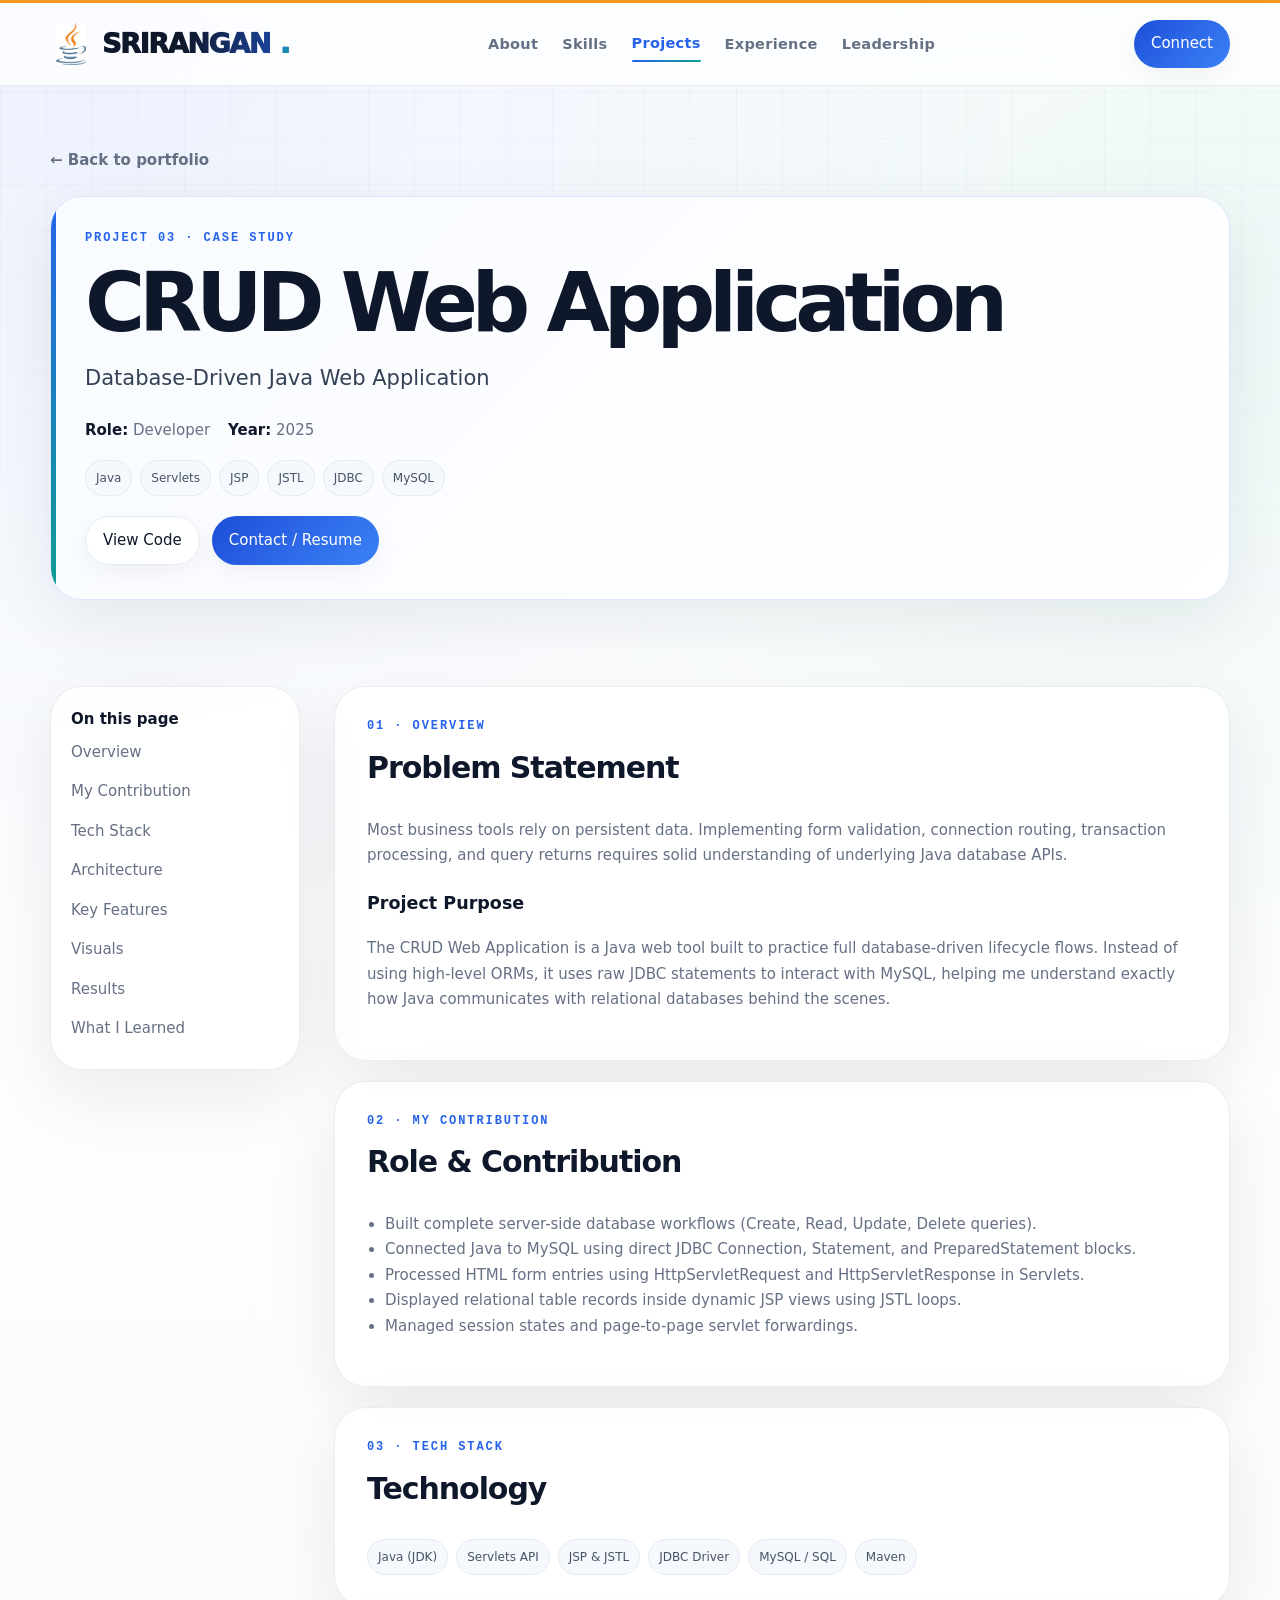
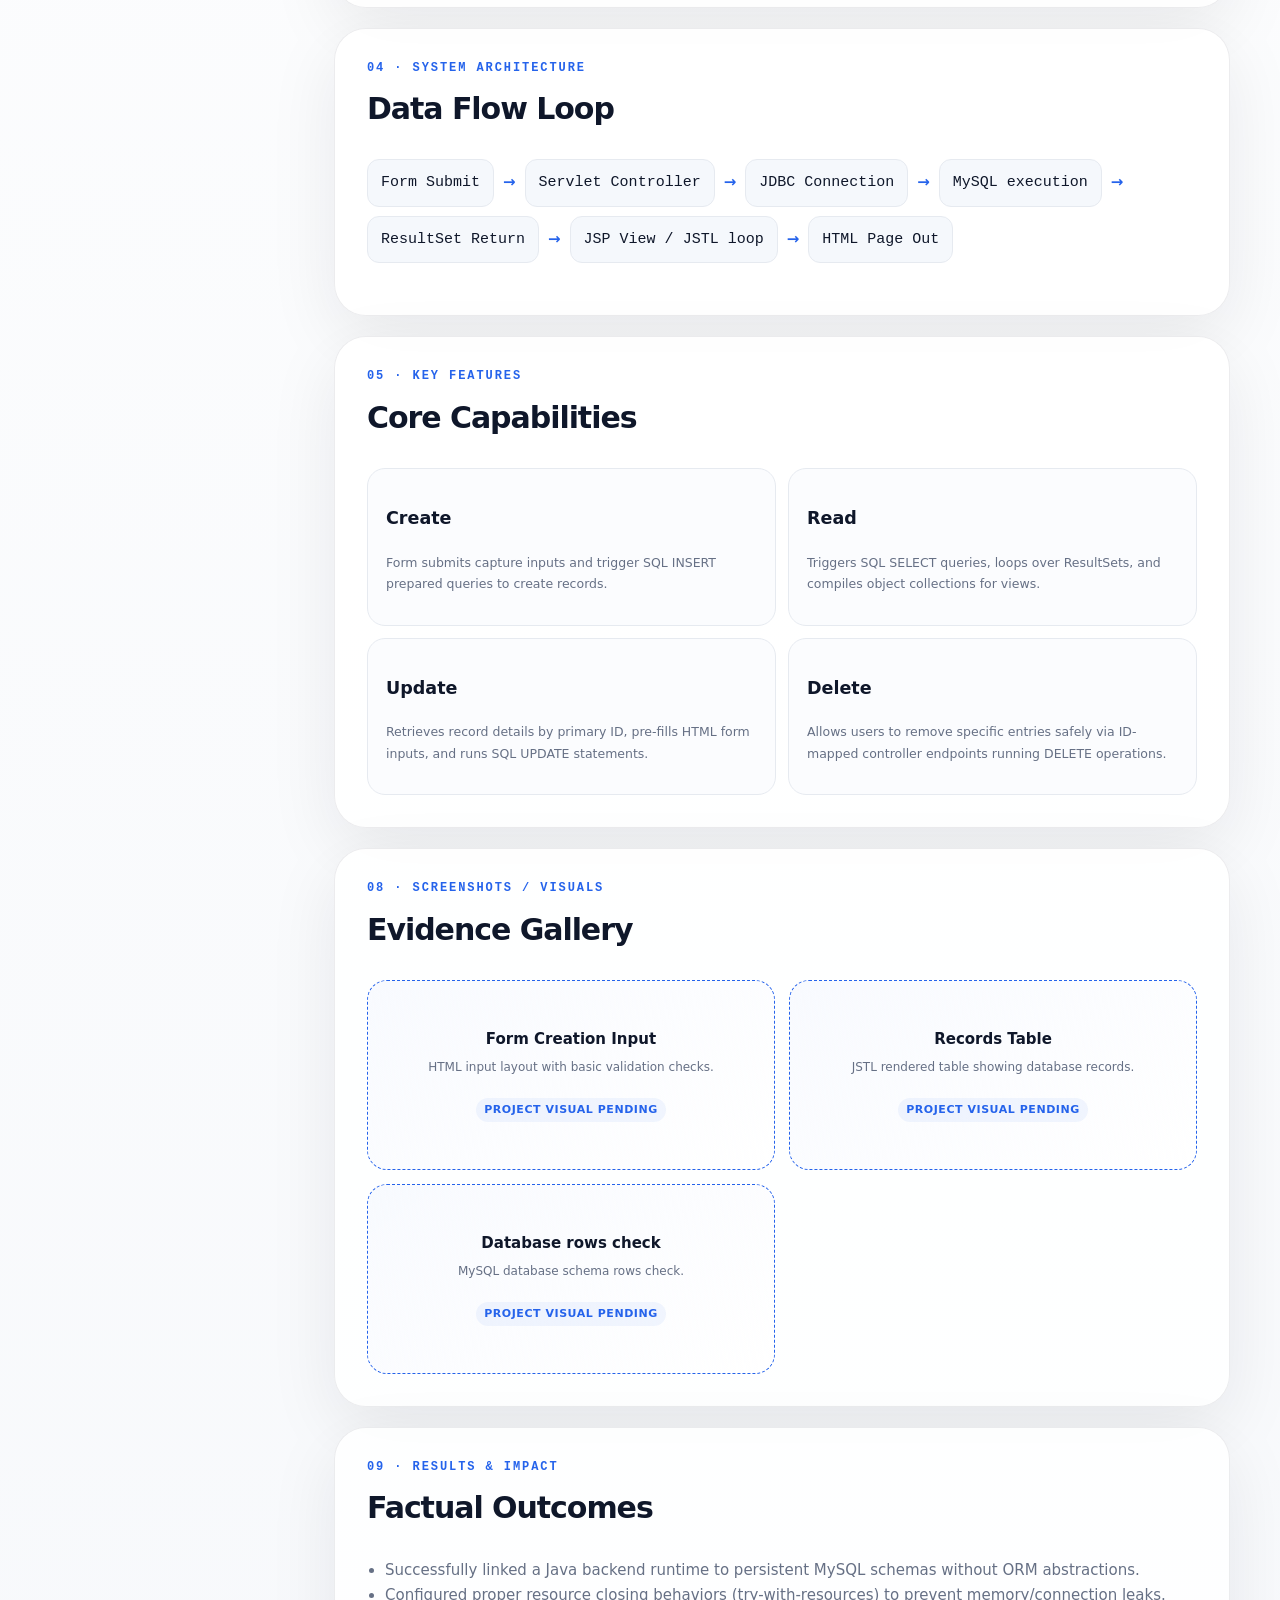
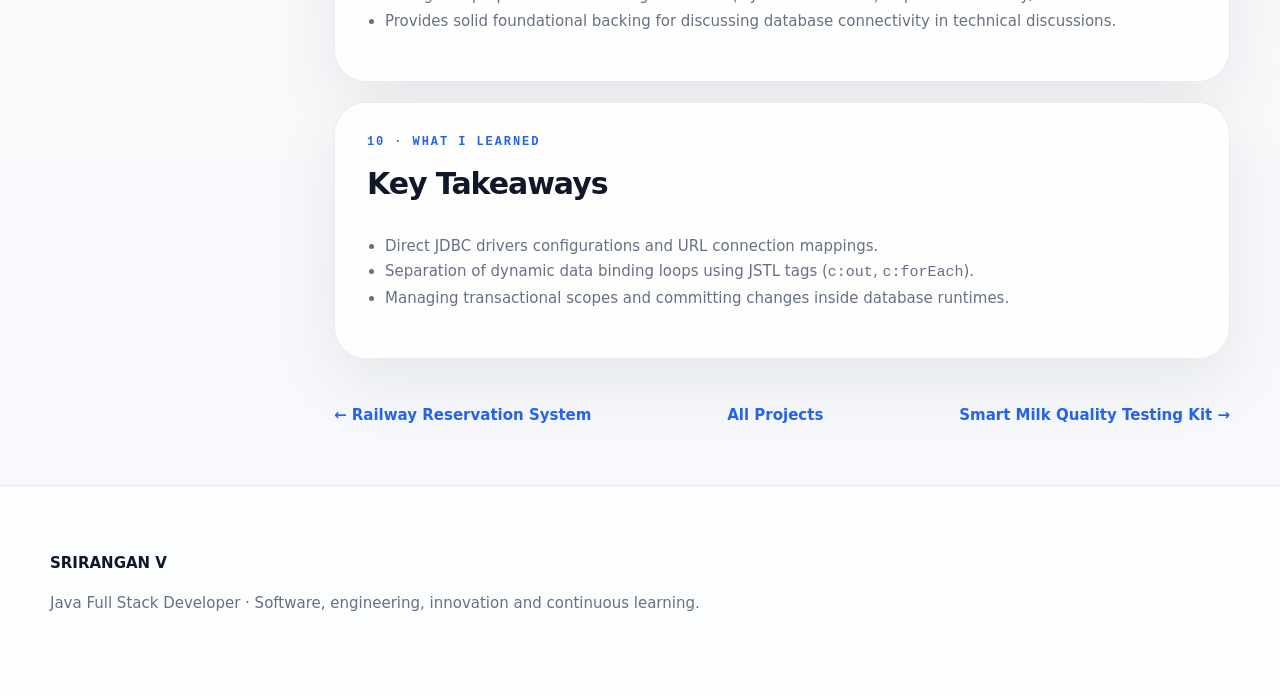
<file: projects/crud-app.html>
<!doctype html>
<html lang="en">
<head>
  <meta charset="utf-8">
  <meta name="viewport" content="width=device-width,initial-scale=1">
  <title>CRUD Web Application — Case Study | SRIRANGAN V</title>
  <meta name="description" content="Technical case study of CRUD Web Application, a database-driven Java web application built with Servlets, JSP, JDBC, and MySQL.">
  <link rel="stylesheet" href="../styles.css">
</head>
<body class="pageIn">
  <!-- Navigation -->
  <nav class="nav">
    <div class="wrap navin">
      <a class="brand" href="../index.html" style="display:flex; align-items:center; gap:10px;"><img src="../images/java_cup_logo.png" alt="Java Logo" class="brand-logo" style="width:42px; height:42px; object-fit:contain;">SRIRANGAN<span>.</span></a>
      <div class="links">
        <a href="../sections/about.html">About</a>
        <a href="../sections/skills.html">Skills</a>
        <a class="active" href="../sections/projects.html">Projects</a>
        <a href="../sections/experience.html">Experience</a>
        <a href="../sections/leadership.html">Leadership</a>
      </div>
      <a class="btn primary" href="../sections/contact.html">Connect</a>
    </div>
  </nav>

  <main>
    <div class="wrap caseHero reveal">
      <a class="backlink" href="../index.html#projects">← Back to portfolio</a>
      <div class="headerBand" style="margin-top:22px">
        <div class="eyebrow">Project 03 · Case Study</div>
        <h1>CRUD Web Application</h1>
        <p class="lead">Database-Driven Java Web Application</p>
        <div class="metaRow">
          <span><b>Role:</b> Developer</span>
          <span><b>Year:</b> 2025</span>
        </div>
        <div class="chips">
          <span class="chip">Java</span>
          <span class="chip">Servlets</span>
          <span class="chip">JSP</span>
          <span class="chip">JSTL</span>
          <span class="chip">JDBC</span>
          <span class="chip">MySQL</span>
        </div>
        <div style="display:flex; gap:12px; margin-top:20px;">
          <a class="btn" href="https://github.com/SriranganV" target="_blank">View Code</a>
          <a class="btn primary" href="../sections/contact.html">Contact / Resume</a>
        </div>
      </div>
    </div>

    <section>
      <div class="wrap caseLayout">
        <!-- Sidebar Navigation -->
        <aside class="panel toc reveal">
          <b>On this page</b>
          <a href="#overview">Overview</a>
          <a href="#role">My Contribution</a>
          <a href="#stack">Tech Stack</a>
          <a href="#architecture">Architecture</a>
          <a href="#features">Key Features</a>
          <a href="#visuals">Visuals</a>
          <a href="#results">Results</a>
          <a href="#learned">What I Learned</a>
          </aside>

        <!-- Main Content -->
        <div class="caseContent">
          <!-- Overview -->
          <div id="overview" class="panel reveal">
            <div class="eyebrow">01 · Overview</div>
            <h2>Problem Statement</h2>
            <p class="muted">Most business tools rely on persistent data. Implementing form validation, connection routing, transaction processing, and query returns requires solid understanding of underlying Java database APIs.</p>
            
            <h3 style="margin-top:20px;">Project Purpose</h3>
            <p class="muted">The CRUD Web Application is a Java web tool built to practice full database-driven lifecycle flows. Instead of using high-level ORMs, it uses raw JDBC statements to interact with MySQL, helping me understand exactly how Java communicates with relational databases behind the scenes.</p>
          </div>

          <!-- My Role -->
          <div id="role" class="panel reveal">
            <div class="eyebrow">02 · My Contribution</div>
            <h2>Role & Contribution</h2>
            <ul style="margin-top:10px; padding-left:18px; color:var(--muted); line-height:1.7;">
              <li>Built complete server-side database workflows (Create, Read, Update, Delete queries).</li>
              <li>Connected Java to MySQL using direct JDBC Connection, Statement, and PreparedStatement blocks.</li>
              <li>Processed HTML form entries using HttpServletRequest and HttpServletResponse in Servlets.</li>
              <li>Displayed relational table records inside dynamic JSP views using JSTL loops.</li>
              <li>Managed session states and page-to-page servlet forwardings.</li>
            </ul>
          </div>

          <!-- Tech Stack -->
          <div id="stack" class="panel reveal">
            <div class="eyebrow">03 · Tech Stack</div>
            <h2>Technology</h2>
            <div class="chips" style="margin-top:10px;">
              <span class="chip">Java (JDK)</span>
              <span class="chip">Servlets API</span>
              <span class="chip">JSP & JSTL</span>
              <span class="chip">JDBC Driver</span>
              <span class="chip">MySQL / SQL</span>
              <span class="chip">Maven</span>
            </div>
          </div>

          <!-- Architecture -->
          <div id="architecture" class="panel reveal">
            <div class="eyebrow">04 · System Architecture</div>
            <h2>Data Flow Loop</h2>
            <div class="flow" style="margin-top:15px;">
              <span>Form Submit</span><b>→</b>
              <span>Servlet Controller</span><b>→</b>
              <span>JDBC Connection</span><b>→</b>
              <span>MySQL execution</span><b>→</b>
              <span>ResultSet Return</span><b>→</b>
              <span>JSP View / JSTL loop</span><b>→</b>
              <span>HTML Page Out</span>
            </div>
          </div>

          <!-- Key Features -->
          <div id="features" class="panel reveal">
            <div class="eyebrow">05 · Key Features</div>
            <h2>Core Capabilities</h2>
            <div class="featureGrid" style="margin-top:15px;">
              <div class="feature">
                <h3>Create</h3>
                <p class="muted" style="font-size:12.5px;">Form submits capture inputs and trigger SQL INSERT prepared queries to create records.</p>
              </div>
              <div class="feature">
                <h3>Read</h3>
                <p class="muted" style="font-size:12.5px;">Triggers SQL SELECT queries, loops over ResultSets, and compiles object collections for views.</p>
              </div>
              <div class="feature">
                <h3>Update</h3>
                <p class="muted" style="font-size:12.5px;">Retrieves record details by primary ID, pre-fills HTML form inputs, and runs SQL UPDATE statements.</p>
              </div>
              <div class="feature">
                <h3>Delete</h3>
                <p class="muted" style="font-size:12.5px;">Allows users to remove specific entries safely via ID-mapped controller endpoints running DELETE operations.</p>
              </div>
            </div>
          </div>

          <!-- Technical Highlights -->
          

          <!-- Challenges -->
          

          <!-- Visuals (Polished Placeholders) -->
          <div id="visuals" class="panel reveal">
            <div class="eyebrow">08 · Screenshots / Visuals</div>
            <h2>Evidence Gallery</h2>
            <div class="evidenceGrid" style="margin-top:15px;">
              <div class="evidence pending" style="cursor:pointer;" data-asset="CRUD Form Input">
                <b>Form Creation Input</b>
                <p class="muted" style="font-size:12px; margin-top:5px;">HTML input layout with basic validation checks.</p>
                <span class="pending-status">Project visual pending</span>
                <!-- TODO: Replace with verified real project image -->
              </div>
              <div class="evidence pending" style="cursor:pointer;" data-asset="CRUD Records Table">
                <b>Records Table</b>
                <p class="muted" style="font-size:12px; margin-top:5px;">JSTL rendered table showing database records.</p>
                <span class="pending-status">Project visual pending</span>
                <!-- TODO: Replace with verified real project image -->
              </div>
              <div class="evidence pending" style="cursor:pointer;" data-asset="CRUD Database Rows">
                <b>Database rows check</b>
                <p class="muted" style="font-size:12px; margin-top:5px;">MySQL database schema rows check.</p>
                <span class="pending-status">Project visual pending</span>
                <!-- TODO: Replace with verified real project image -->
              </div>
            </div>
          </div>

          <!-- Results -->
          <div id="results" class="panel reveal">
            <div class="eyebrow">09 · Results & Impact</div>
            <h2>Factual Outcomes</h2>
            <ul style="margin-top:10px; padding-left:18px; color:var(--muted); line-height:1.7;">
              <li>Successfully linked a Java backend runtime to persistent MySQL schemas without ORM abstractions.</li>
              <li>Configured proper resource closing behaviors (try-with-resources) to prevent memory/connection leaks.</li>
              <li>Provides solid foundational backing for discussing database connectivity in technical discussions.</li>
            </ul>
          </div>

          <!-- What I Learned -->
          <div id="learned" class="panel reveal">
            <div class="eyebrow">10 · What I Learned</div>
            <h2>Key Takeaways</h2>
            <ul style="margin-top:10px; padding-left:18px; color:var(--muted); line-height:1.7;">
              <li>Direct JDBC drivers configurations and URL connection mappings.</li>
              <li>Separation of dynamic data binding loops using JSTL tags (<code>c:out</code>, <code>c:forEach</code>).</li>
              <li>Managing transactional scopes and committing changes inside database runtimes.</li>
            </ul>
          </div>

          <!-- Future -->
          

          <!-- Pagination -->
          <div class="pagination">
            <a href="railway-reservation.html">← Railway Reservation System</a>
            <a href="../sections/projects.html">All Projects</a>
            <a href="smart-milk-kit.html">Smart Milk Quality Testing Kit →</a>
          </div>
        </div>
      </div>
    </section>
  </main>

  <footer class="footer">
    <div class="wrap">
      <b>SRIRANGAN V</b>
      <p class="muted">Java Full Stack Developer · Software, engineering, innovation and continuous learning.</p>
    </div>
  </footer>
  <script src="../app.js"></script>
</body>
</html>
</file>
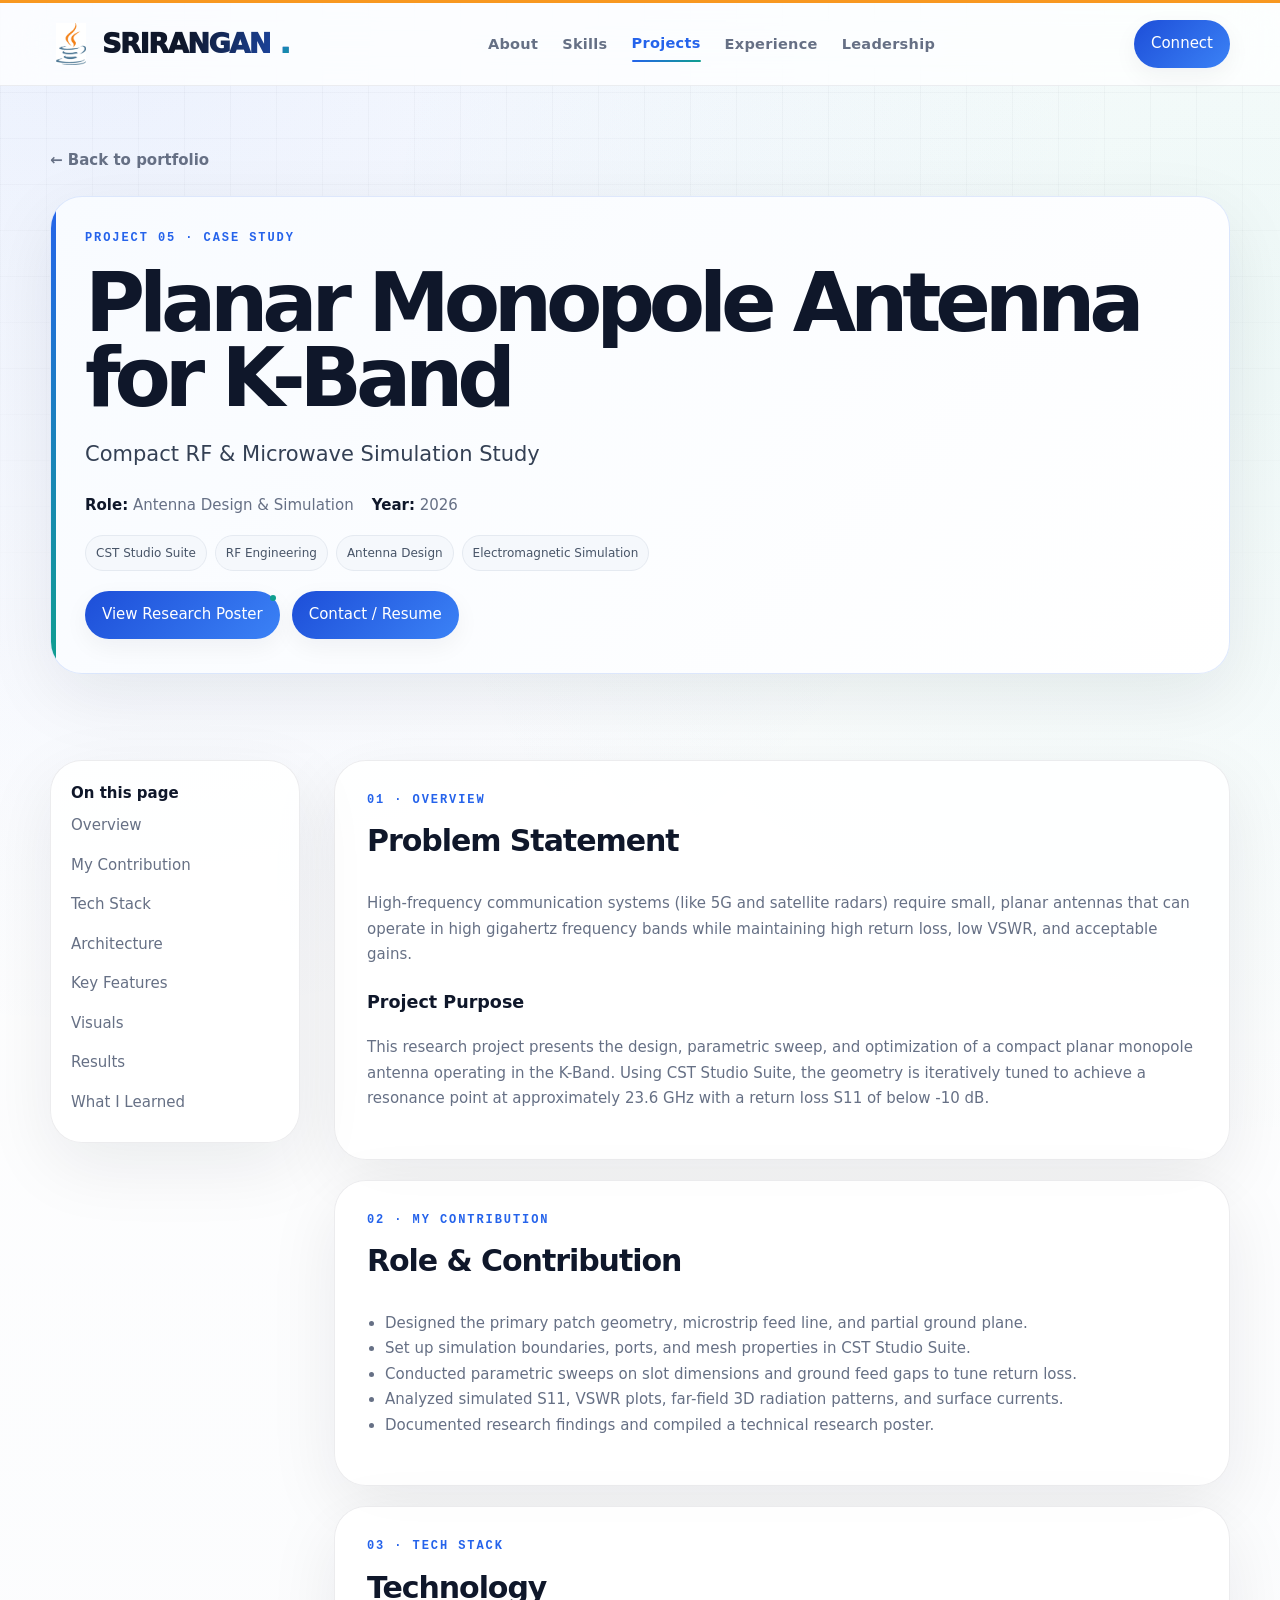
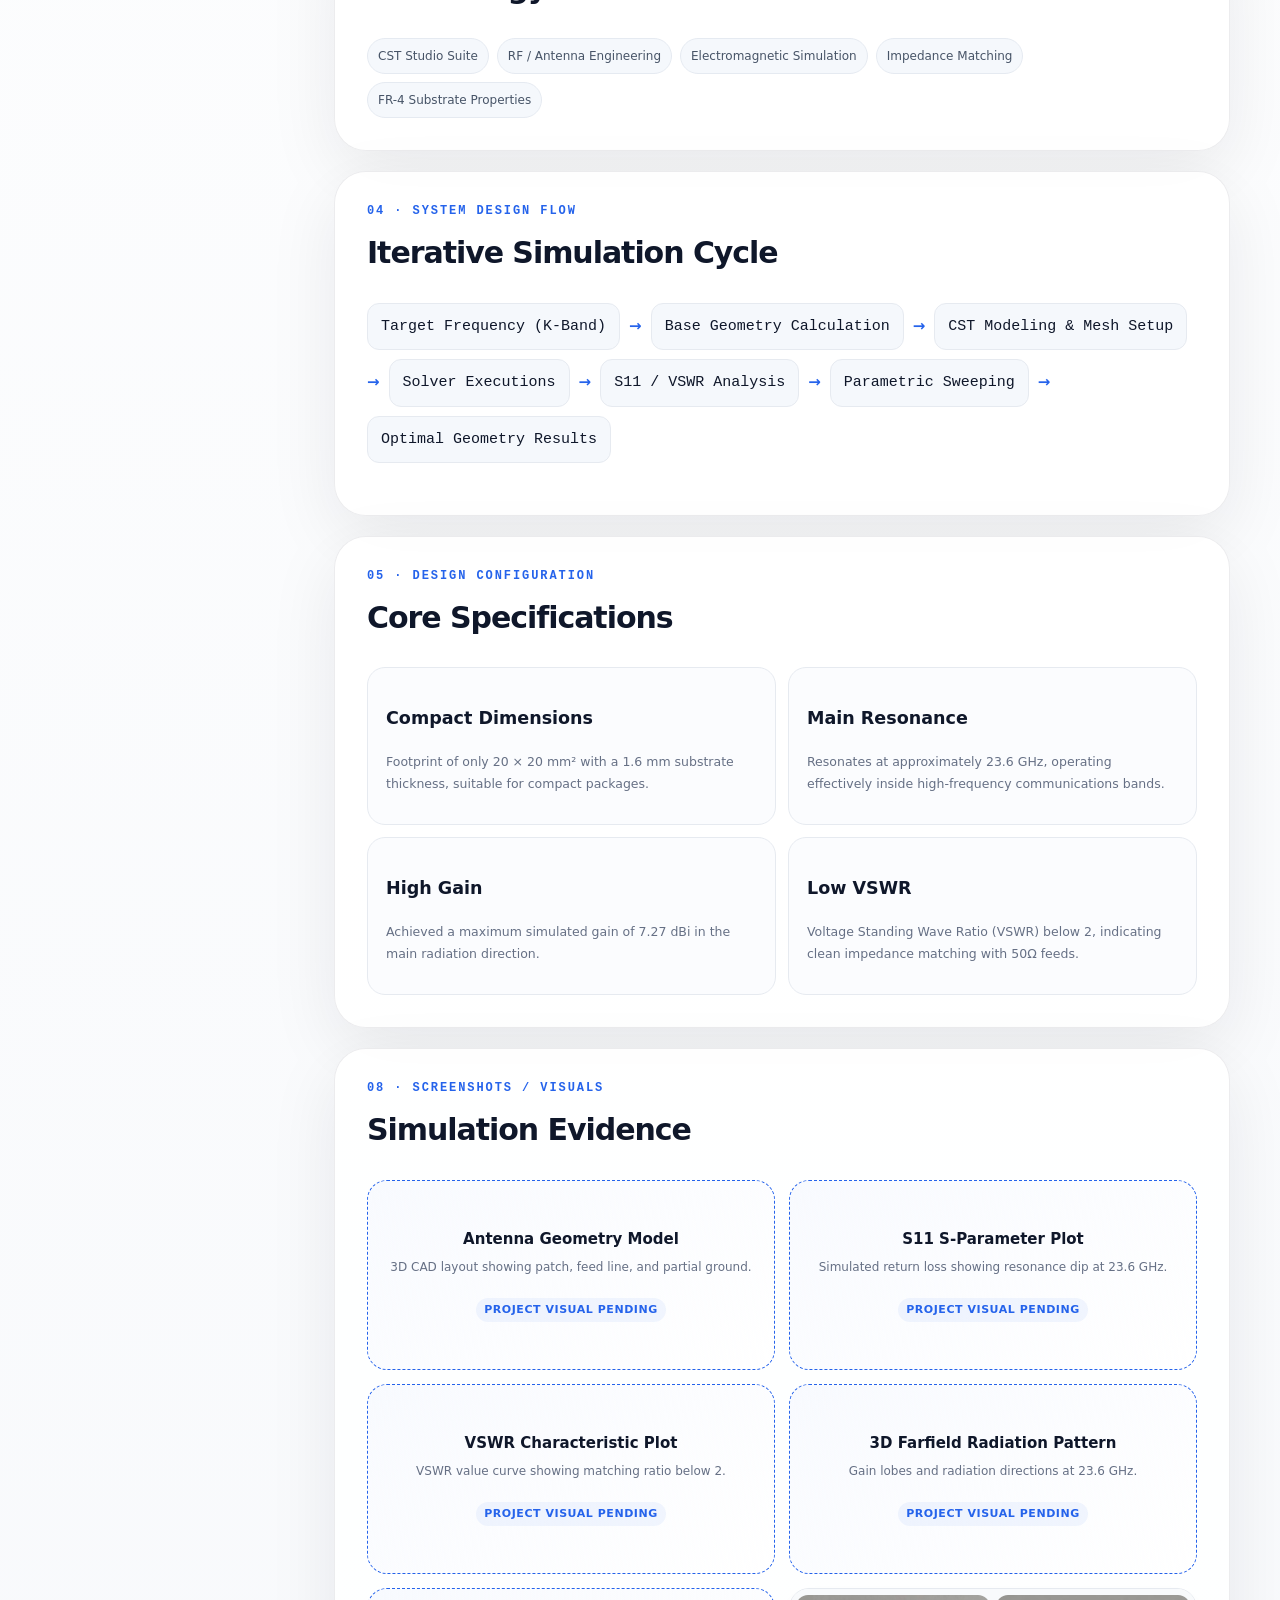
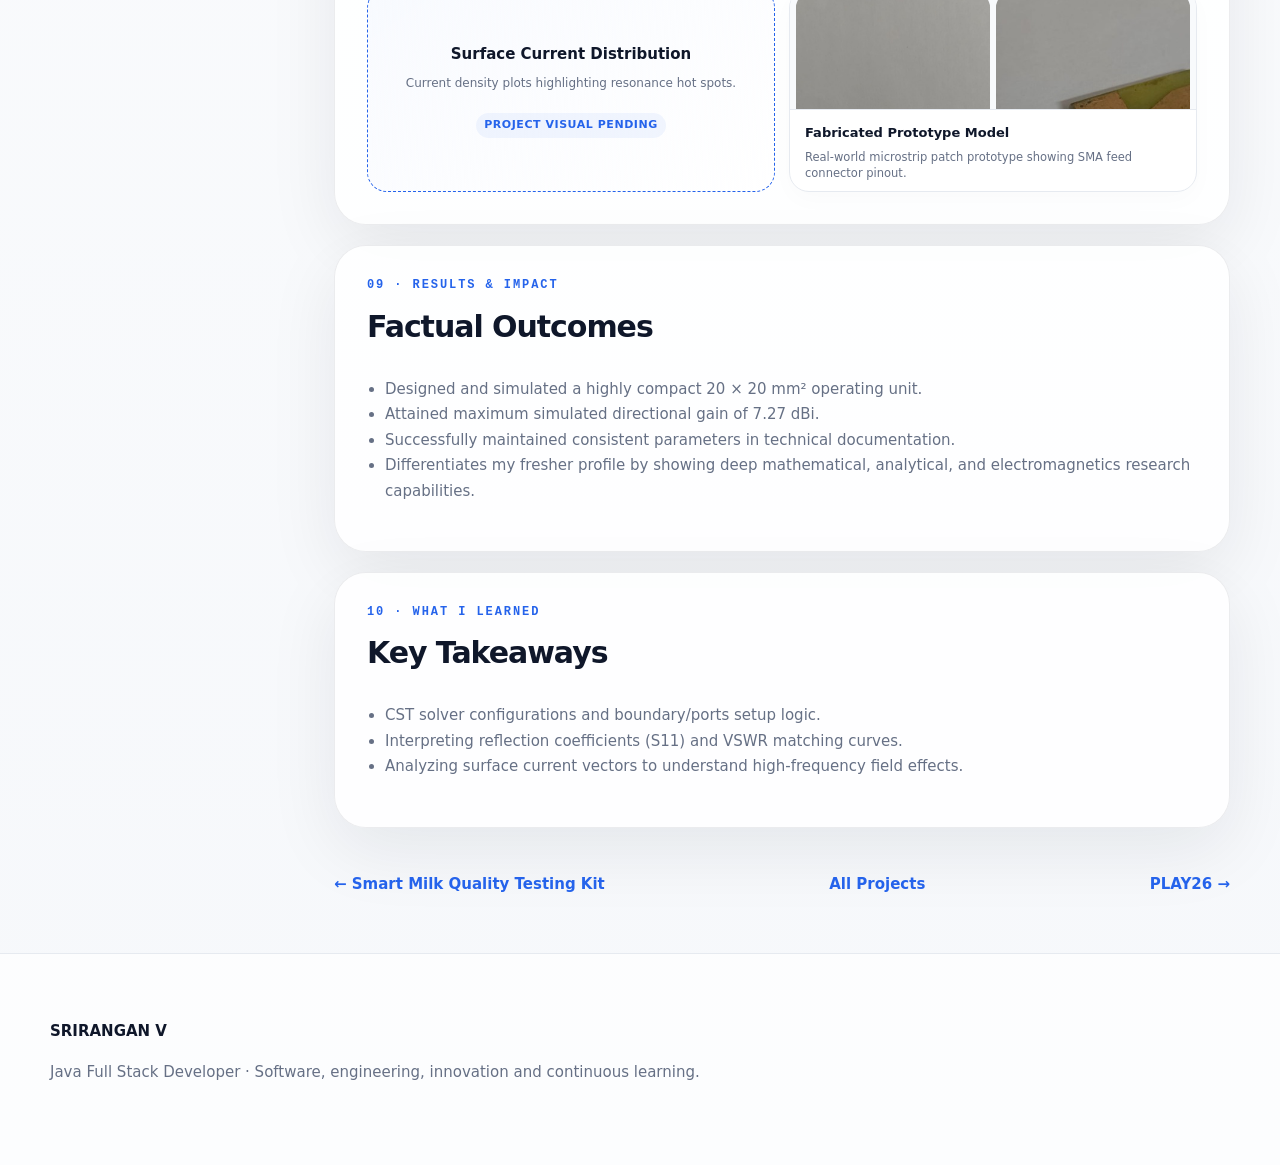
<file: projects/k-band-antenna.html>
<!doctype html>
<html lang="en">
<head>
  <meta charset="utf-8">
  <meta name="viewport" content="width=device-width,initial-scale=1">
  <title>Planar Monopole Antenna for K-Band — Case Study | SRIRANGAN V</title>
  <meta name="description" content="Technical case study of Planar Monopole Antenna for K-Band Communication designed and optimized using CST Studio Suite.">
  <link rel="stylesheet" href="../styles.css">
</head>
<body class="pageIn">
  <!-- Navigation -->
  <nav class="nav">
    <div class="wrap navin">
      <a class="brand" href="../index.html" style="display:flex; align-items:center; gap:10px;"><img src="../images/java_cup_logo.png" alt="Java Logo" class="brand-logo" style="width:42px; height:42px; object-fit:contain;">SRIRANGAN<span>.</span></a>
      <div class="links">
        <a href="../sections/about.html">About</a>
        <a href="../sections/skills.html">Skills</a>
        <a class="active" href="../sections/projects.html">Projects</a>
        <a href="../sections/experience.html">Experience</a>
        <a href="../sections/leadership.html">Leadership</a>
      </div>
      <a class="btn primary" href="../sections/contact.html">Connect</a>
    </div>
  </nav>

  <main>
    <div class="wrap caseHero reveal">
      <a class="backlink" href="../index.html#projects">← Back to portfolio</a>
      <div class="headerBand" style="margin-top:22px">
        <div class="eyebrow">Project 05 · Case Study</div>
        <h1>Planar Monopole Antenna for K-Band</h1>
        <p class="lead">Compact RF & Microwave Simulation Study</p>
        <div class="metaRow">
          <span><b>Role:</b> Antenna Design & Simulation</span>
          <span><b>Year:</b> 2026</span>
        </div>
        <div class="chips">
          <span class="chip">CST Studio Suite</span>
          <span class="chip">RF Engineering</span>
          <span class="chip">Antenna Design</span>
          <span class="chip">Electromagnetic Simulation</span>
        </div>
        <div style="display:flex; gap:12px; margin-top:20px;">
          <a class="btn primary pending-action" href="#" data-asset="Antenna Research Poster">View Research Poster</a>
          <a class="btn primary" href="../sections/contact.html">Contact / Resume</a>
        </div>
      </div>
    </div>

    <section>
      <div class="wrap caseLayout">
        <!-- Sidebar Navigation -->
        <aside class="panel toc reveal">
          <b>On this page</b>
          <a href="#overview">Overview</a>
          <a href="#role">My Contribution</a>
          <a href="#stack">Tech Stack</a>
          <a href="#architecture">Architecture</a>
          <a href="#features">Key Features</a>
          <a href="#visuals">Visuals</a>
          <a href="#results">Results</a>
          <a href="#learned">What I Learned</a>
          </aside>

        <!-- Main Content -->
        <div class="caseContent">
          <!-- Overview -->
          <div id="overview" class="panel reveal">
            <div class="eyebrow">01 · Overview</div>
            <h2>Problem Statement</h2>
            <p class="muted">High-frequency communication systems (like 5G and satellite radars) require small, planar antennas that can operate in high gigahertz frequency bands while maintaining high return loss, low VSWR, and acceptable gains.</p>
            
            <h3 style="margin-top:20px;">Project Purpose</h3>
            <p class="muted">This research project presents the design, parametric sweep, and optimization of a compact planar monopole antenna operating in the K-Band. Using CST Studio Suite, the geometry is iteratively tuned to achieve a resonance point at approximately 23.6 GHz with a return loss S11 of below -10 dB.</p>
          </div>

          <!-- My Role -->
          <div id="role" class="panel reveal">
            <div class="eyebrow">02 · My Contribution</div>
            <h2>Role & Contribution</h2>
            <ul style="margin-top:10px; padding-left:18px; color:var(--muted); line-height:1.7;">
              <li>Designed the primary patch geometry, microstrip feed line, and partial ground plane.</li>
              <li>Set up simulation boundaries, ports, and mesh properties in CST Studio Suite.</li>
              <li>Conducted parametric sweeps on slot dimensions and ground feed gaps to tune return loss.</li>
              <li>Analyzed simulated S11, VSWR plots, far-field 3D radiation patterns, and surface currents.</li>
              <li>Documented research findings and compiled a technical research poster.</li>
            </ul>
          </div>

          <!-- Tech Stack -->
          <div id="stack" class="panel reveal">
            <div class="eyebrow">03 · Tech Stack</div>
            <h2>Technology</h2>
            <div class="chips" style="margin-top:10px;">
              <span class="chip">CST Studio Suite</span>
              <span class="chip">RF / Antenna Engineering</span>
              <span class="chip">Electromagnetic Simulation</span>
              <span class="chip">Impedance Matching</span>
              <span class="chip">FR-4 Substrate Properties</span>
            </div>
          </div>

          <!-- Architecture -->
          <div id="architecture" class="panel reveal">
            <div class="eyebrow">04 · System Design Flow</div>
            <h2>Iterative Simulation Cycle</h2>
            <div class="flow" style="margin-top:15px;">
              <span>Target Frequency (K-Band)</span><b>→</b>
              <span>Base Geometry Calculation</span><b>→</b>
              <span>CST Modeling & Mesh Setup</span><b>→</b>
              <span>Solver Executions</span><b>→</b>
              <span>S11 / VSWR Analysis</span><b>→</b>
              <span>Parametric Sweeping</span><b>→</b>
              <span>Optimal Geometry Results</span>
            </div>
          </div>

          <!-- Key Features -->
          <div id="features" class="panel reveal">
            <div class="eyebrow">05 · Design Configuration</div>
            <h2>Core Specifications</h2>
            <div class="featureGrid" style="margin-top:15px;">
              <div class="feature">
                <h3>Compact Dimensions</h3>
                <p class="muted" style="font-size:12.5px;">Footprint of only 20 × 20 mm² with a 1.6 mm substrate thickness, suitable for compact packages.</p>
              </div>
              <div class="feature">
                <h3>Main Resonance</h3>
                <p class="muted" style="font-size:12.5px;">Resonates at approximately 23.6 GHz, operating effectively inside high-frequency communications bands.</p>
              </div>
              <div class="feature">
                <h3>High Gain</h3>
                <p class="muted" style="font-size:12.5px;">Achieved a maximum simulated gain of 7.27 dBi in the main radiation direction.</p>
              </div>
              <div class="feature">
                <h3>Low VSWR</h3>
                <p class="muted" style="font-size:12.5px;">Voltage Standing Wave Ratio (VSWR) below 2, indicating clean impedance matching with 50Ω feeds.</p>
              </div>
            </div>
          </div>

          <!-- Technical Highlights -->
          

          <!-- Challenges -->
          

          <!-- Visuals (Polished Placeholders) -->
          <div id="visuals" class="panel reveal">
            <div class="eyebrow">08 · Screenshots / Visuals</div>
            <h2>Simulation Evidence</h2>
            <div class="evidenceGrid" style="margin-top:15px;">
              <div class="evidence pending" style="cursor:pointer;" data-asset="Antenna Geometry Setup">
                <b>Antenna Geometry Model</b>
                <p class="muted" style="font-size:12px; margin-top:5px;">3D CAD layout showing patch, feed line, and partial ground.</p>
                <span class="pending-status">Project visual pending</span>
                <!-- TODO: Replace with verified real project image -->
              </div>
              <div class="evidence pending" style="cursor:pointer;" data-asset="Antenna S11 S-Parameter Plot">
                <b>S11 S-Parameter Plot</b>
                <p class="muted" style="font-size:12px; margin-top:5px;">Simulated return loss showing resonance dip at 23.6 GHz.</p>
                <span class="pending-status">Project visual pending</span>
                <!-- TODO: Replace with verified real project image -->
              </div>
              <div class="evidence pending" style="cursor:pointer;" data-asset="Antenna VSWR Plot">
                <b>VSWR Characteristic Plot</b>
                <p class="muted" style="font-size:12px; margin-top:5px;">VSWR value curve showing matching ratio below 2.</p>
                <span class="pending-status">Project visual pending</span>
                <!-- TODO: Replace with verified real project image -->
              </div>
              <div class="evidence pending" style="cursor:pointer;" data-asset="Antenna 3D Radiation Pattern">
                <b>3D Farfield Radiation Pattern</b>
                <p class="muted" style="font-size:12px; margin-top:5px;">Gain lobes and radiation directions at 23.6 GHz.</p>
                <span class="pending-status">Project visual pending</span>
                <!-- TODO: Replace with verified real project image -->
              </div>
              <div class="evidence pending" style="cursor:pointer;" data-asset="Antenna Surface Currents">
                <b>Surface Current Distribution</b>
                <p class="muted" style="font-size:12px; margin-top:5px;">Current density plots highlighting resonance hot spots.</p>
                <span class="pending-status">Project visual pending</span>
                <!-- TODO: Replace with verified real project image -->
              </div>
              <div class="evidence" style="padding:0; overflow:hidden; background:#fff; display:grid; grid-template-rows:1fr auto; border:1px solid var(--line); border-radius:20px; box-shadow:0 8px 24px rgba(0,0,0,0.02); min-height:190px;">
                <div style="display:grid; grid-template-columns:repeat(2,1fr); gap:6px; padding:6px; background:#f8fafc; height:120px; overflow:hidden;">
                  <img src="../images/k_band_antenna_3.jpg" alt="Fabricated Prototype Model Top View" style="width:100%; height:100%; object-fit:cover; border-radius:12px; cursor:pointer;" onclick="window.open('../images/k_band_antenna_3.jpg')">
                  <img src="../images/k_band_antenna_1.jpg" alt="Fabricated Prototype Model Angled View" style="width:100%; height:100%; object-fit:cover; border-radius:12px; cursor:pointer;" onclick="window.open('../images/k_band_antenna_1.jpg')">
                </div>
                <div style="padding:10px 15px; text-align:left; border-top:1px solid var(--line);">
                  <b style="font-size:13px; color:var(--ink);">Fabricated Prototype Model</b>
                  <p class="muted" style="font-size:11.5px; margin:4px 0 0; line-height:1.4;">Real-world microstrip patch prototype showing SMA feed connector pinout.</p>
                </div>
              </div>
            </div>
          </div>

          <!-- Results -->
          <div id="results" class="panel reveal">
            <div class="eyebrow">09 · Results & Impact</div>
            <h2>Factual Outcomes</h2>
            <ul style="margin-top:10px; padding-left:18px; color:var(--muted); line-height:1.7;">
              <li>Designed and simulated a highly compact 20 × 20 mm² operating unit.</li>
              <li>Attained maximum simulated directional gain of 7.27 dBi.</li>
              <li>Successfully maintained consistent parameters in technical documentation.</li>
              <li>Differentiates my fresher profile by showing deep mathematical, analytical, and electromagnetics research capabilities.</li>
            </ul>
          </div>

          <!-- What I Learned -->
          <div id="learned" class="panel reveal">
            <div class="eyebrow">10 · What I Learned</div>
            <h2>Key Takeaways</h2>
            <ul style="margin-top:10px; padding-left:18px; color:var(--muted); line-height:1.7;">
              <li>CST solver configurations and boundary/ports setup logic.</li>
              <li>Interpreting reflection coefficients (S11) and VSWR matching curves.</li>
              <li>Analyzing surface current vectors to understand high-frequency field effects.</li>
            </ul>
          </div>

          <!-- Future -->
          

          <!-- Pagination -->
          <div class="pagination">
            <a href="smart-milk-kit.html">← Smart Milk Quality Testing Kit</a>
            <a href="../sections/projects.html">All Projects</a>
            <a href="play26.html">PLAY26 →</a>
          </div>
        </div>
      </div>
    </section>
  </main>

  <footer class="footer">
    <div class="wrap">
      <b>SRIRANGAN V</b>
      <p class="muted">Java Full Stack Developer · Software, engineering, innovation and continuous learning.</p>
    </div>
  </footer>
  <script src="../app.js"></script>
</body>
</html>
</file>
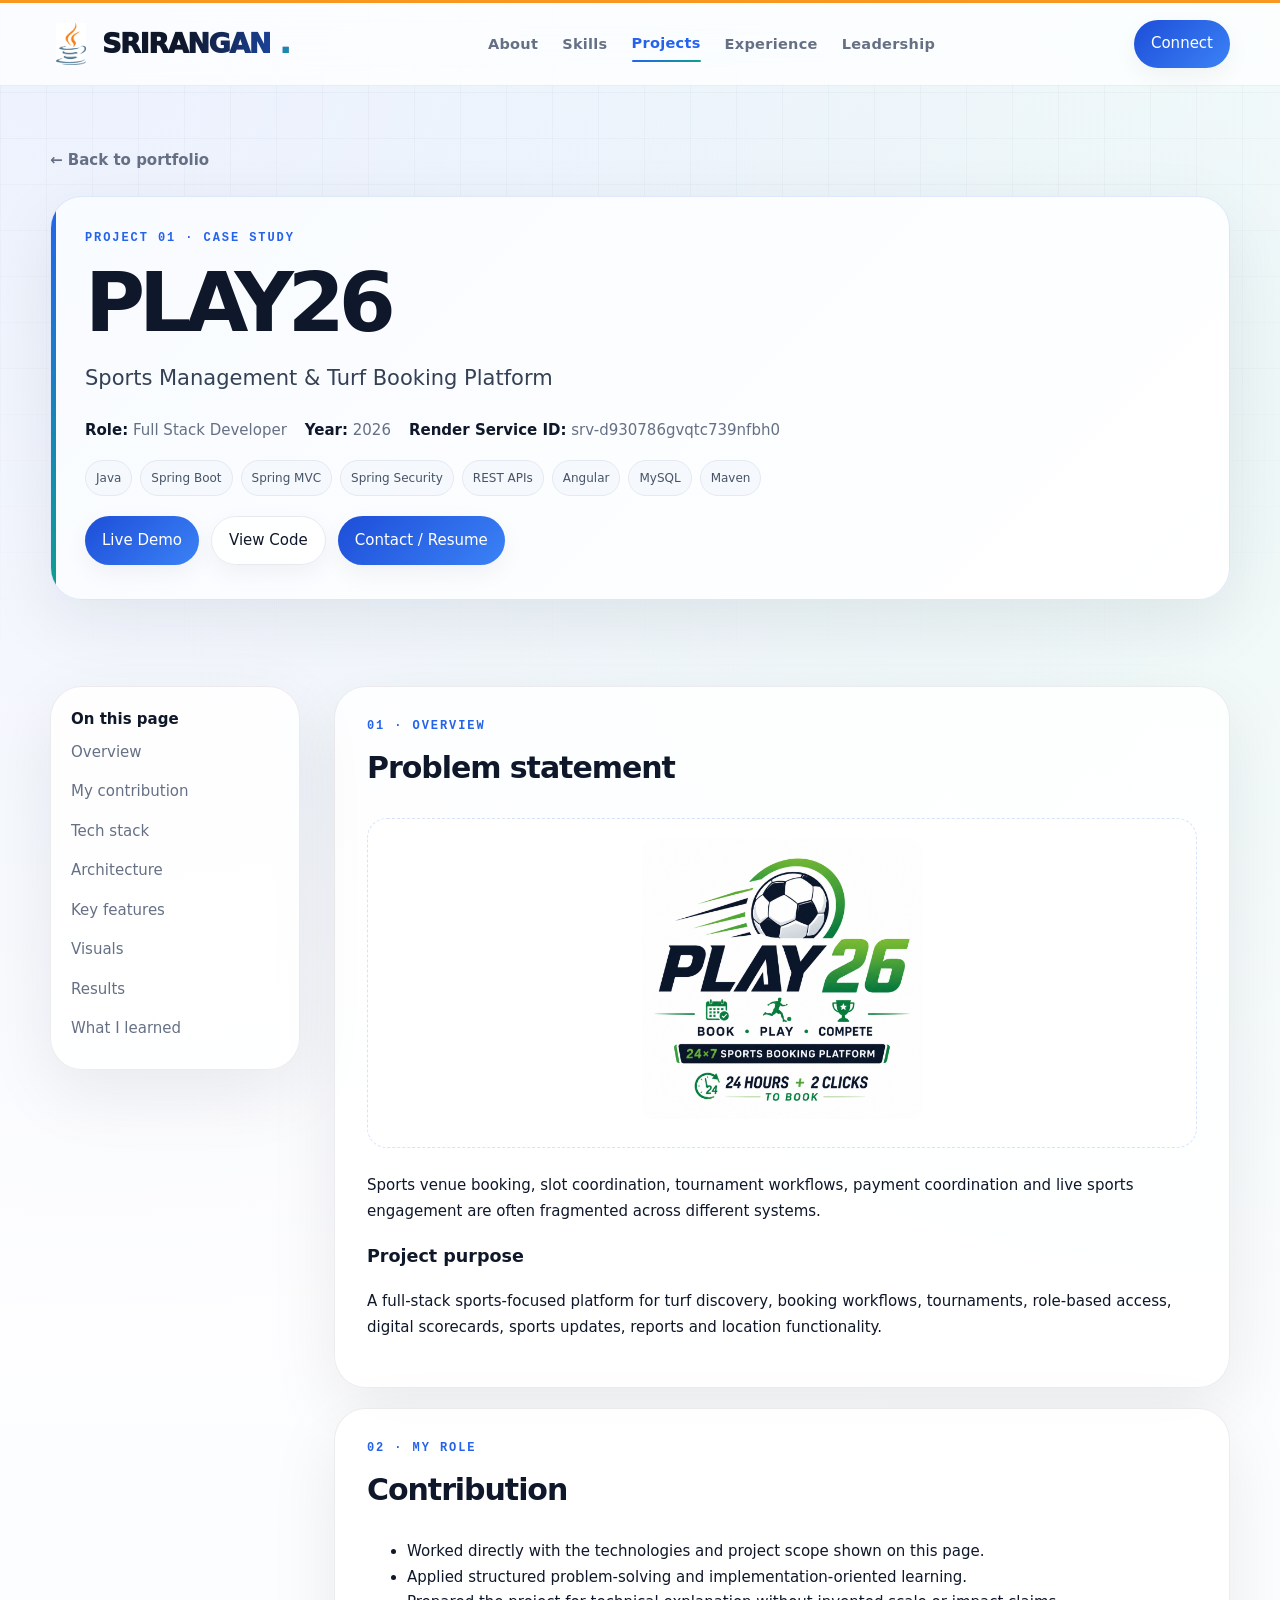
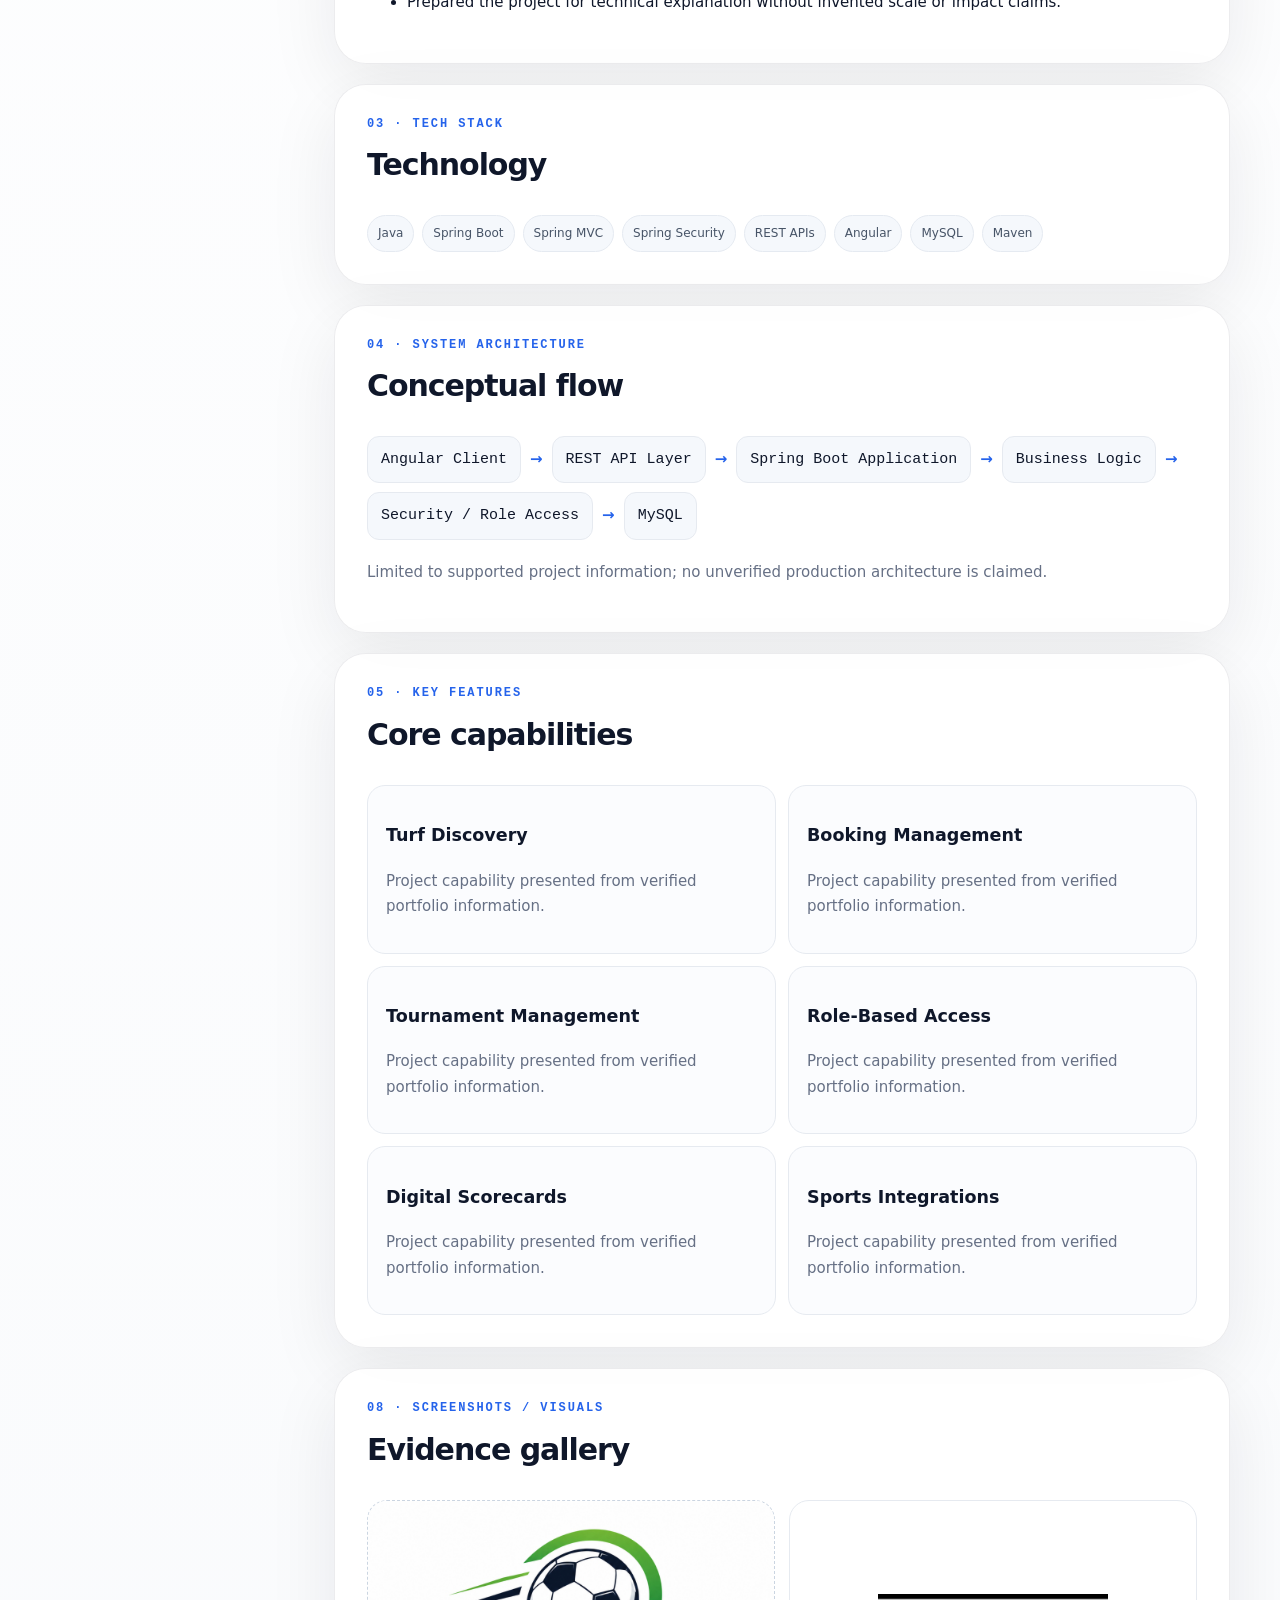
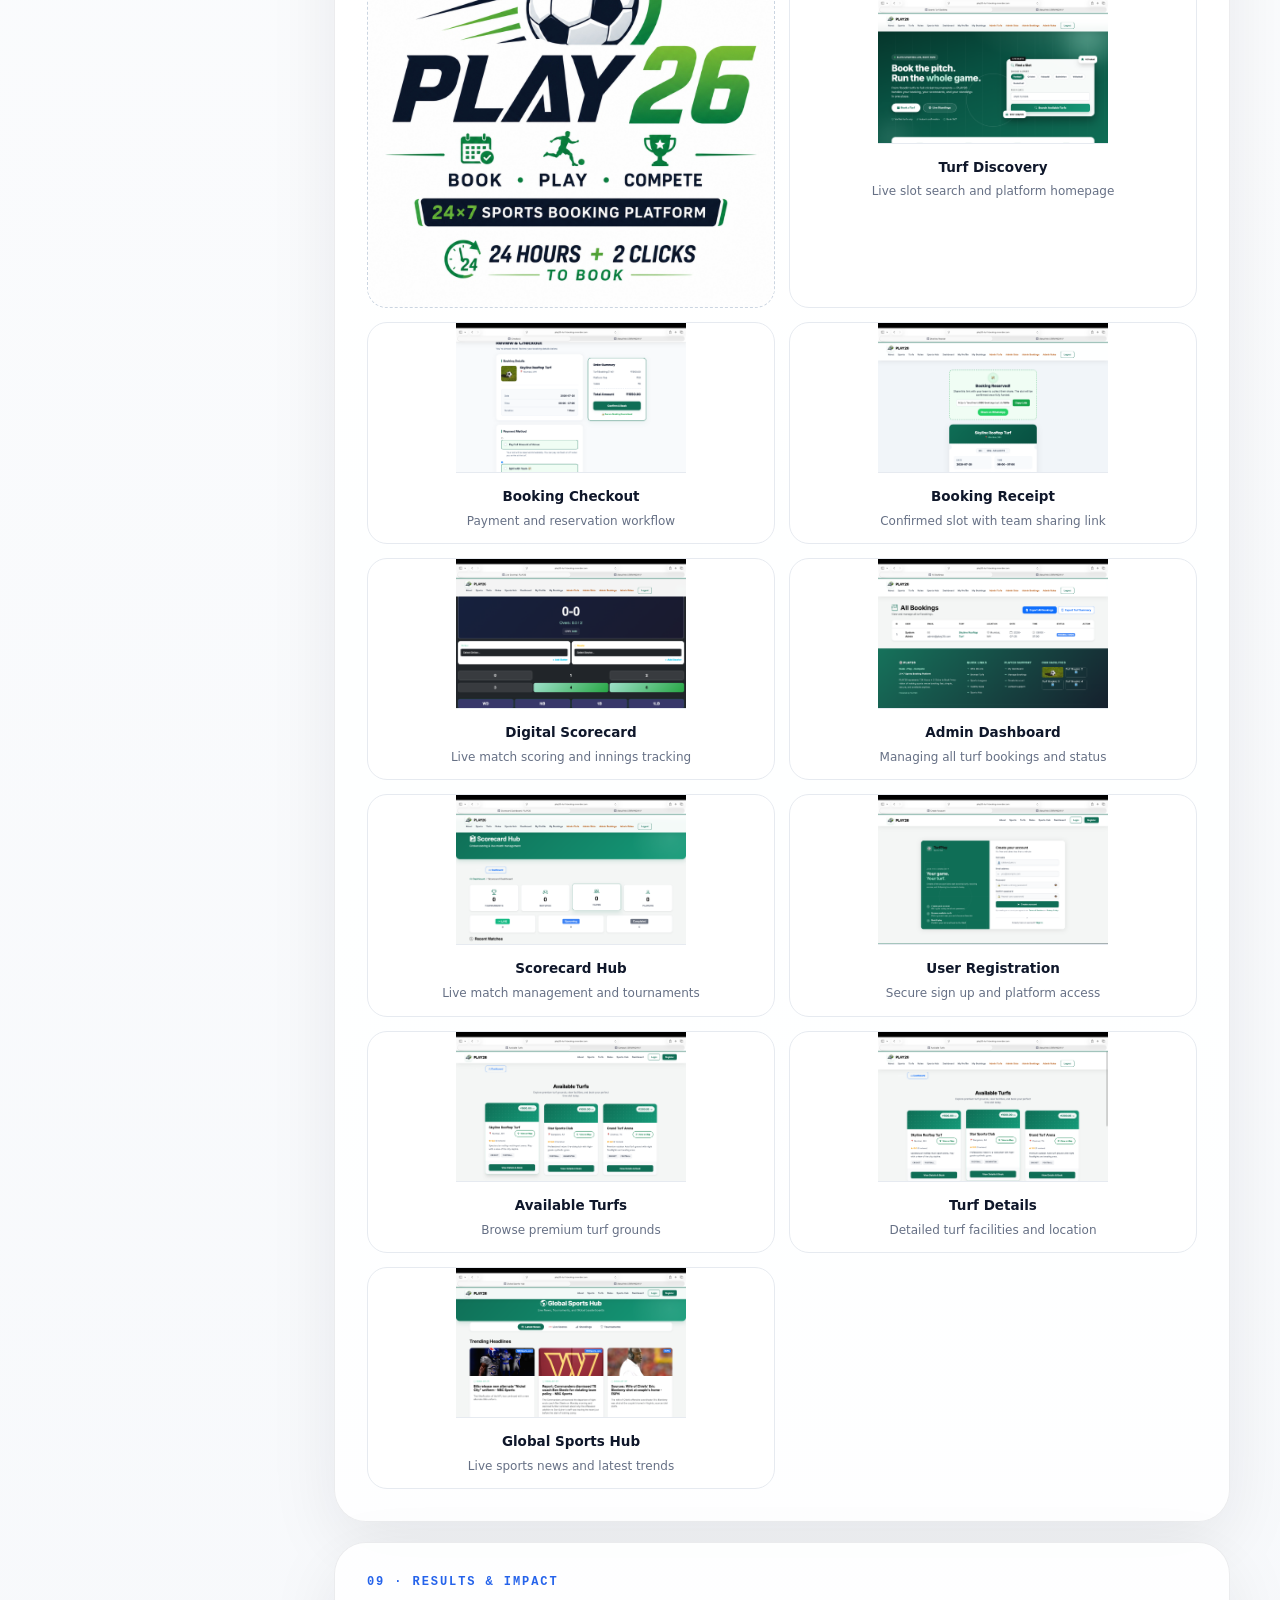
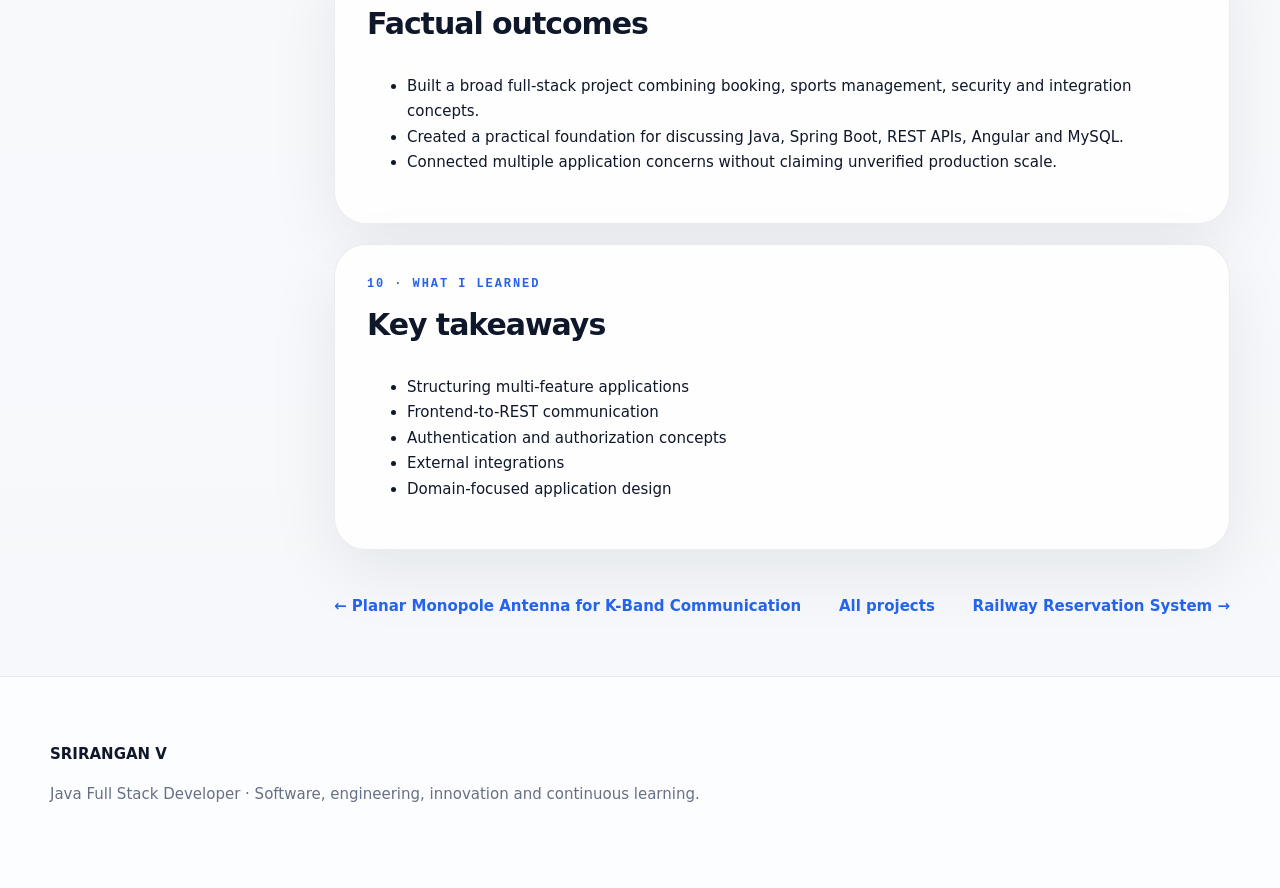
<file: projects/play26.html>
<!doctype html><html lang="en"><head><meta charset="utf-8"><meta name="viewport" content="width=device-width,initial-scale=1"><title>PLAY26 — Case Study | SRIRANGAN V</title><meta name="description" content="A full-stack sports-focused platform for turf discovery, booking workflows, tournaments, role-based access, digital scorecards, sports updates, reports and location functionality."><meta property="og:title" content="PLAY26 — Case Study | SRIRANGAN V"><meta property="og:description" content="A full-stack sports-focused platform for turf discovery, booking workflows, tournaments, role-based access, digital scorecards, sports updates, reports and location functionality."><meta property="og:type" content="article"><meta name="twitter:card" content="summary_large_image"><script type="application/ld+json">{"@context": "https://schema.org", "@type": "SoftwareApplication", "name": "PLAY26", "description": "A full-stack sports-focused platform for turf discovery, booking workflows, tournaments, role-based access, digital scorecards, sports updates, reports and location functionality.", "author": {"@type": "Person", "name": "SRIRANGAN V"}}</script><link rel="stylesheet" href="../styles.css"></head><body class="pageIn"><nav class="nav"><div class="wrap navin"><a class="brand" href="../index.html" style="display:flex; align-items:center; gap:10px;"><img src="../images/java_cup_logo.png" alt="Java Logo" class="brand-logo" style="width:42px; height:42px; object-fit:contain;">SRIRANGAN<span>.</span></a><div class="links"><a href="../sections/about.html">About</a><a href="../sections/skills.html">Skills</a><a class="active" href="../sections/projects.html">Projects</a><a href="../sections/experience.html">Experience</a><a href="../sections/leadership.html">Leadership</a></div><a class="btn primary" href="../sections/contact.html">Connect</a></div></nav><main><div class="wrap caseHero reveal"><a class="backlink" href="../index.html#projects">← Back to portfolio</a><div class="headerBand" style="margin-top:22px"><div class="eyebrow">Project 01 · Case Study</div><h1>PLAY26</h1><p class="lead">Sports Management & Turf Booking Platform</p><div class="metaRow"><span><b>Role:</b> Full Stack Developer</span><span><b>Year:</b> 2026</span><span><b>Render Service ID:</b> srv-d930786gvqtc739nfbh0</span></div><div class="chips"><span class="chip">Java</span><span class="chip">Spring Boot</span><span class="chip">Spring MVC</span><span class="chip">Spring Security</span><span class="chip">REST APIs</span><span class="chip">Angular</span><span class="chip">MySQL</span><span class="chip">Maven</span></div><div class="actions" style="display:flex; gap:12px; margin-top:20px;"><a class="btn primary" href="https://play26-turf-booking.onrender.com" target="_blank">Live Demo</a><a class="btn" href="https://github.com/SriranganV" target="_blank">View Code</a><a class="btn primary" href="../sections/contact.html">Contact / Resume</a></div></div></div><section><div class="wrap caseLayout"><aside class="panel toc reveal"><b>On this page</b><a href="#overview">Overview</a><a href="#role">My contribution</a><a href="#stack">Tech stack</a><a href="#architecture">Architecture</a><a href="#features">Key features</a><a href="#visuals">Visuals</a><a href="#results">Results</a><a href="#learned">What I learned</a></aside><div class="caseContent"><div id="overview" class="panel reveal"><div class="eyebrow">01 · Overview</div><h2>Problem statement</h2><div style="text-align:center; margin:15px 0 25px; background:#fff; padding:20px; border-radius:20px; border:1px dashed rgba(37,99,235,0.18);"><img src="../images/play26.jpg" alt="PLAY26 Platform" style="max-width:280px; width:100%; height:auto; border-radius:12px;"></div><p>Sports venue booking, slot coordination, tournament workflows, payment coordination and live sports engagement are often fragmented across different systems.</p><h3>Project purpose</h3><p>A full-stack sports-focused platform for turf discovery, booking workflows, tournaments, role-based access, digital scorecards, sports updates, reports and location functionality.</p></div><div id="role" class="panel reveal"><div class="eyebrow">02 · My Role</div><h2>Contribution</h2><ul><li>Worked directly with the technologies and project scope shown on this page.</li><li>Applied structured problem-solving and implementation-oriented learning.</li><li>Prepared the project for technical explanation without invented scale or impact claims.</li></ul></div><div id="stack" class="panel reveal"><div class="eyebrow">03 · Tech Stack</div><h2>Technology</h2><div class="chips"><span class="chip">Java</span><span class="chip">Spring Boot</span><span class="chip">Spring MVC</span><span class="chip">Spring Security</span><span class="chip">REST APIs</span><span class="chip">Angular</span><span class="chip">MySQL</span><span class="chip">Maven</span></div></div><div id="architecture" class="panel reveal"><div class="eyebrow">04 · System Architecture</div><h2>Conceptual flow</h2><div class="flow"><span>Angular Client</span><b>→</b><span>REST API Layer</span><b>→</b><span>Spring Boot Application</span><b>→</b><span>Business Logic</span><b>→</b><span>Security / Role Access</span><b>→</b><span>MySQL</span></div><p class="muted">Limited to supported project information; no unverified production architecture is claimed.</p></div><div id="features" class="panel reveal"><div class="eyebrow">05 · Key Features</div><h2>Core capabilities</h2><div class="featureGrid"><div class="feature"><h3>Turf Discovery</h3><p class="muted">Project capability presented from verified portfolio information.</p></div><div class="feature"><h3>Booking Management</h3><p class="muted">Project capability presented from verified portfolio information.</p></div><div class="feature"><h3>Tournament Management</h3><p class="muted">Project capability presented from verified portfolio information.</p></div><div class="feature"><h3>Role-Based Access</h3><p class="muted">Project capability presented from verified portfolio information.</p></div><div class="feature"><h3>Digital Scorecards</h3><p class="muted">Project capability presented from verified portfolio information.</p></div><div class="feature"><h3>Sports Integrations</h3><p class="muted">Project capability presented from verified portfolio information.</p></div></div></div><div id="visuals" class="panel reveal"><div class="eyebrow">08 · Screenshots / Visuals</div><h2>Evidence gallery</h2><div class="evidenceGrid"><div class="evidence" style="padding:0; overflow:hidden; background:#fff; display:flex; align-items:center; justify-content:center;"><img src="../images/play26.jpg" alt="PLAY26 Logo" style="width:100%; height:100%; object-fit:contain;"></div><div class="evidence" style="padding:0; overflow:hidden; background:#fff; display:flex; flex-direction:column; border:1px solid var(--line); border-radius:20px;"><a href="../images/play26_5.png" target="_blank" style="display:block; height:150px; overflow:hidden; border-bottom:1px solid var(--line);"><img src="../images/play26_5.png" alt="Turf Discovery" style="width:100%; height:100%; object-fit:cover; object-position:top;"></a><div style="padding:12px 14px;"><b style="display:block; font-size:13.5px; color:var(--ink);">Turf Discovery</b><p class="muted" style="font-size:12px; margin-top:3px; margin-bottom:0;">Live slot search and platform homepage</p></div></div><div class="evidence" style="padding:0; overflow:hidden; background:#fff; display:flex; flex-direction:column; border:1px solid var(--line); border-radius:20px;"><a href="../images/play26_1.png" target="_blank" style="display:block; height:150px; overflow:hidden; border-bottom:1px solid var(--line);"><img src="../images/play26_1.png" alt="Booking Checkout" style="width:100%; height:100%; object-fit:cover; object-position:top;"></a><div style="padding:12px 14px;"><b style="display:block; font-size:13.5px; color:var(--ink);">Booking Checkout</b><p class="muted" style="font-size:12px; margin-top:3px; margin-bottom:0;">Payment and reservation workflow</p></div></div><div class="evidence" style="padding:0; overflow:hidden; background:#fff; display:flex; flex-direction:column; border:1px solid var(--line); border-radius:20px;"><a href="../images/play26_2.png" target="_blank" style="display:block; height:150px; overflow:hidden; border-bottom:1px solid var(--line);"><img src="../images/play26_2.png" alt="Booking Receipt" style="width:100%; height:100%; object-fit:cover; object-position:top;"></a><div style="padding:12px 14px;"><b style="display:block; font-size:13.5px; color:var(--ink);">Booking Receipt</b><p class="muted" style="font-size:12px; margin-top:3px; margin-bottom:0;">Confirmed slot with team sharing link</p></div></div><div class="evidence" style="padding:0; overflow:hidden; background:#fff; display:flex; flex-direction:column; border:1px solid var(--line); border-radius:20px;"><a href="../images/play26_3.png" target="_blank" style="display:block; height:150px; overflow:hidden; border-bottom:1px solid var(--line);"><img src="../images/play26_3.png" alt="Digital Scorecard" style="width:100%; height:100%; object-fit:cover; object-position:top;"></a><div style="padding:12px 14px;"><b style="display:block; font-size:13.5px; color:var(--ink);">Digital Scorecard</b><p class="muted" style="font-size:12px; margin-top:3px; margin-bottom:0;">Live match scoring and innings tracking</p></div></div><div class="evidence" style="padding:0; overflow:hidden; background:#fff; display:flex; flex-direction:column; border:1px solid var(--line); border-radius:20px;"><a href="../images/play26_4.png" target="_blank" style="display:block; height:150px; overflow:hidden; border-bottom:1px solid var(--line);"><img src="../images/play26_4.png" alt="Admin Dashboard" style="width:100%; height:100%; object-fit:cover; object-position:top;"></a><div style="padding:12px 14px;"><b style="display:block; font-size:13.5px; color:var(--ink);">Admin Dashboard</b><p class="muted" style="font-size:12px; margin-top:3px; margin-bottom:0;">Managing all turf bookings and status</p></div></div><div class="evidence" style="padding:0; overflow:hidden; background:#fff; display:flex; flex-direction:column; border:1px solid var(--line); border-radius:20px;"><a href="../images/play26_6.png" target="_blank" style="display:block; height:150px; overflow:hidden; border-bottom:1px solid var(--line);"><img src="../images/play26_6.png" alt="Scorecard Hub" style="width:100%; height:100%; object-fit:cover; object-position:top;"></a><div style="padding:12px 14px;"><b style="display:block; font-size:13.5px; color:var(--ink);">Scorecard Hub</b><p class="muted" style="font-size:12px; margin-top:3px; margin-bottom:0;">Live match management and tournaments</p></div></div><div class="evidence" style="padding:0; overflow:hidden; background:#fff; display:flex; flex-direction:column; border:1px solid var(--line); border-radius:20px;"><a href="../images/play26_7.png" target="_blank" style="display:block; height:150px; overflow:hidden; border-bottom:1px solid var(--line);"><img src="../images/play26_7.png" alt="User Registration" style="width:100%; height:100%; object-fit:cover; object-position:top;"></a><div style="padding:12px 14px;"><b style="display:block; font-size:13.5px; color:var(--ink);">User Registration</b><p class="muted" style="font-size:12px; margin-top:3px; margin-bottom:0;">Secure sign up and platform access</p></div></div><div class="evidence" style="padding:0; overflow:hidden; background:#fff; display:flex; flex-direction:column; border:1px solid var(--line); border-radius:20px;"><a href="../images/play26_8.png" target="_blank" style="display:block; height:150px; overflow:hidden; border-bottom:1px solid var(--line);"><img src="../images/play26_8.png" alt="Available Turfs (Top)" style="width:100%; height:100%; object-fit:cover; object-position:top;"></a><div style="padding:12px 14px;"><b style="display:block; font-size:13.5px; color:var(--ink);">Available Turfs</b><p class="muted" style="font-size:12px; margin-top:3px; margin-bottom:0;">Browse premium turf grounds</p></div></div><div class="evidence" style="padding:0; overflow:hidden; background:#fff; display:flex; flex-direction:column; border:1px solid var(--line); border-radius:20px;"><a href="../images/play26_9.png" target="_blank" style="display:block; height:150px; overflow:hidden; border-bottom:1px solid var(--line);"><img src="../images/play26_9.png" alt="Available Turfs (Scrolled)" style="width:100%; height:100%; object-fit:cover; object-position:top;"></a><div style="padding:12px 14px;"><b style="display:block; font-size:13.5px; color:var(--ink);">Turf Details</b><p class="muted" style="font-size:12px; margin-top:3px; margin-bottom:0;">Detailed turf facilities and location</p></div></div><div class="evidence" style="padding:0; overflow:hidden; background:#fff; display:flex; flex-direction:column; border:1px solid var(--line); border-radius:20px;"><a href="../images/play26_10.png" target="_blank" style="display:block; height:150px; overflow:hidden; border-bottom:1px solid var(--line);"><img src="../images/play26_10.png" alt="Global Sports Hub" style="width:100%; height:100%; object-fit:cover; object-position:top;"></a><div style="padding:12px 14px;"><b style="display:block; font-size:13.5px; color:var(--ink);">Global Sports Hub</b><p class="muted" style="font-size:12px; margin-top:3px; margin-bottom:0;">Live sports news and latest trends</p></div></div></div></div><div id="results" class="panel reveal"><div class="eyebrow">09 · Results & Impact</div><h2>Factual outcomes</h2><ul><li>Built a broad full-stack project combining booking, sports management, security and integration concepts.</li><li>Created a practical foundation for discussing Java, Spring Boot, REST APIs, Angular and MySQL.</li><li>Connected multiple application concerns without claiming unverified production scale.</li></ul></div><div id="learned" class="panel reveal"><div class="eyebrow">10 · What I Learned</div><h2>Key takeaways</h2><ul><li>Structuring multi-feature applications</li><li>Frontend-to-REST communication</li><li>Authentication and authorization concepts</li><li>External integrations</li><li>Domain-focused application design</li></ul></div><div class="pagination"><a href="k-band-antenna.html">← Planar Monopole Antenna for K-Band Communication</a><a href="../sections/projects.html">All projects</a><a href="railway-reservation.html">Railway Reservation System →</a></div></div></div></section></main><footer class="footer"><div class="wrap"><b>SRIRANGAN V</b><p class="muted">Java Full Stack Developer · Software, engineering, innovation and continuous learning.</p></div></footer><script src="../app.js"></script></body></html>
</file>
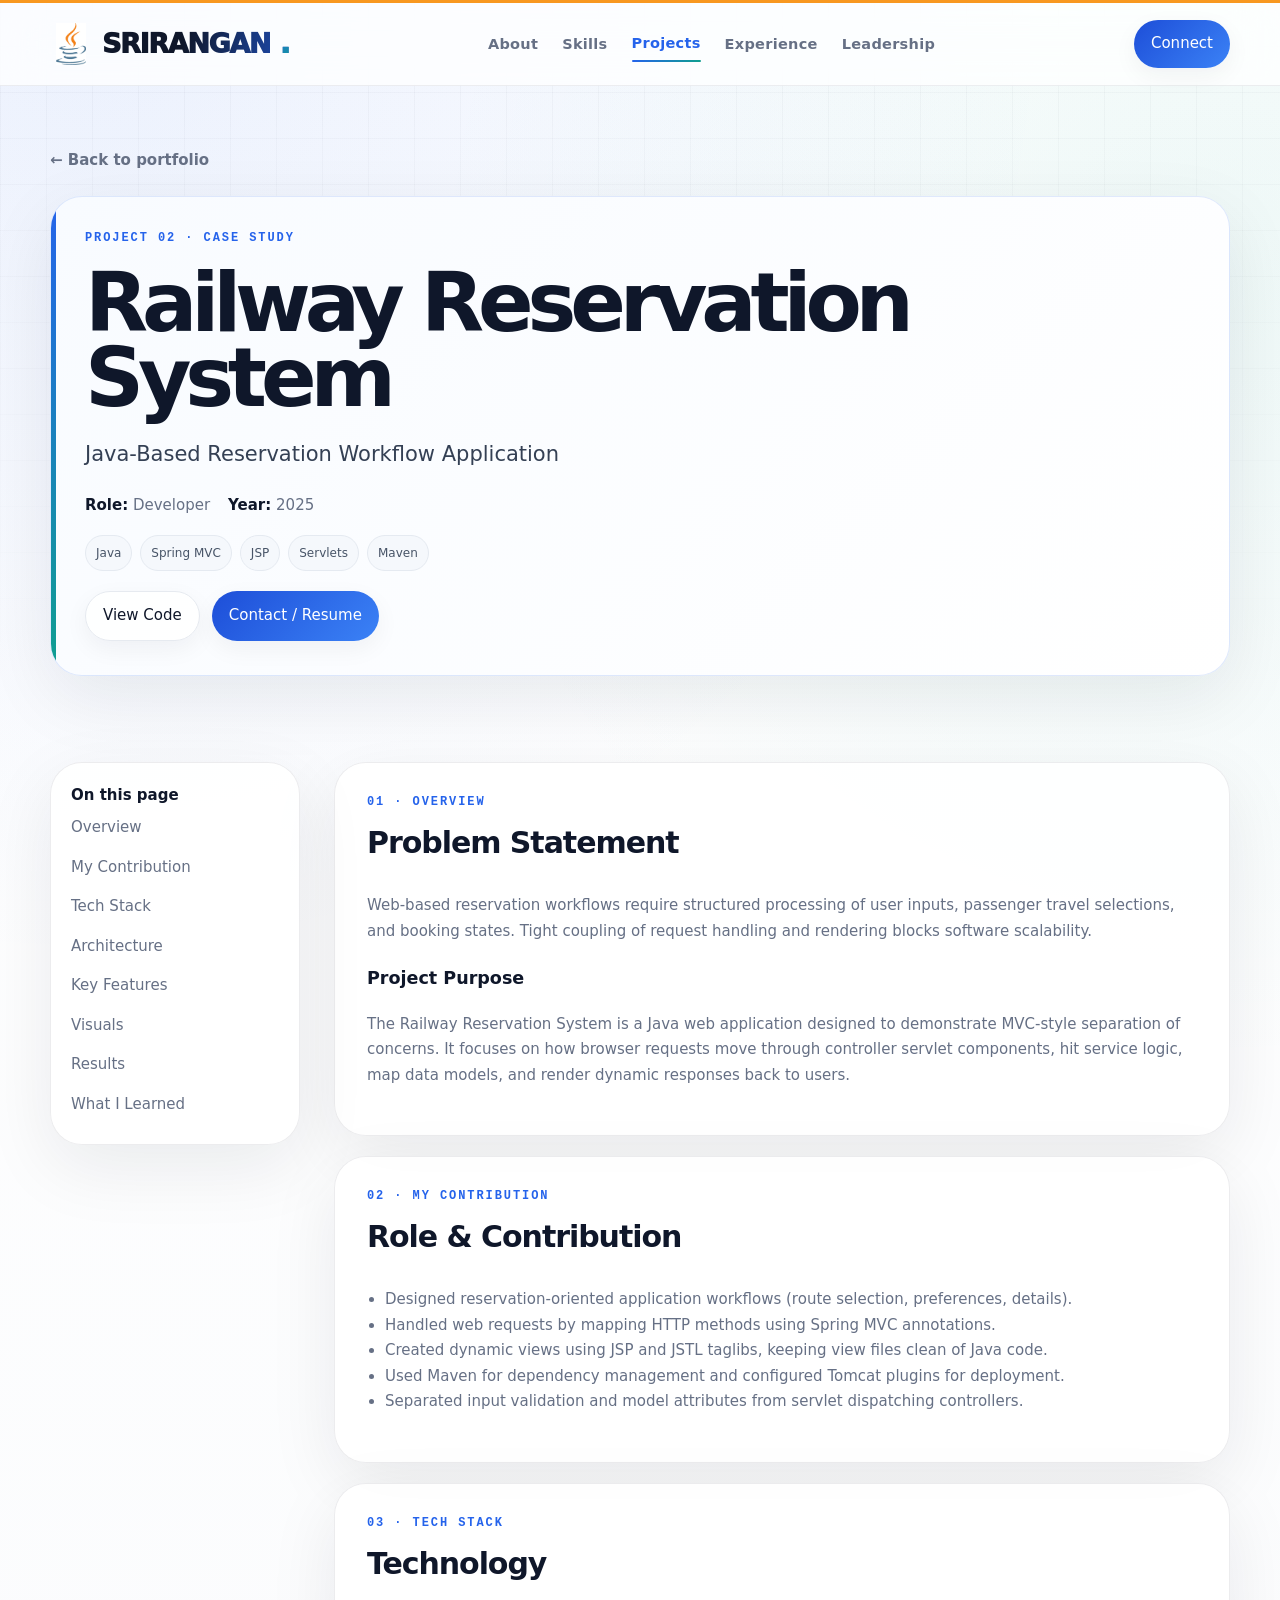
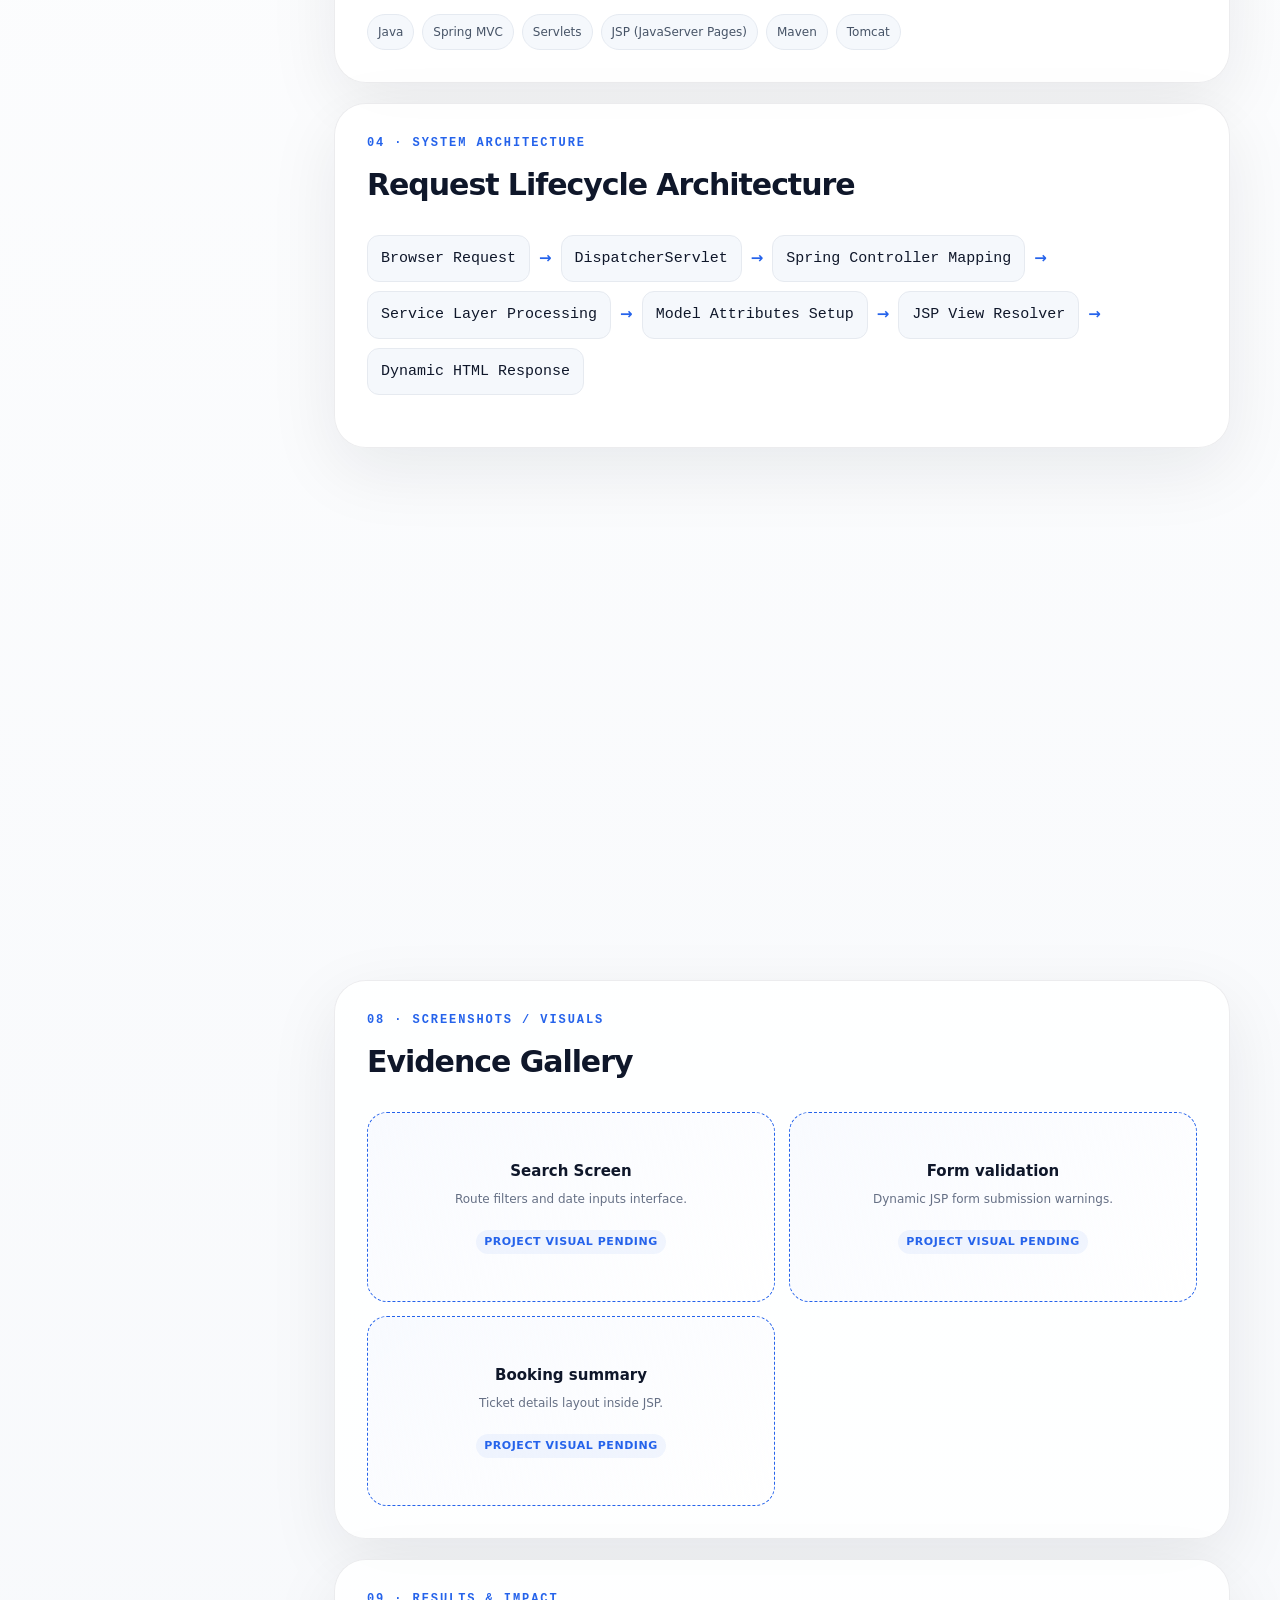
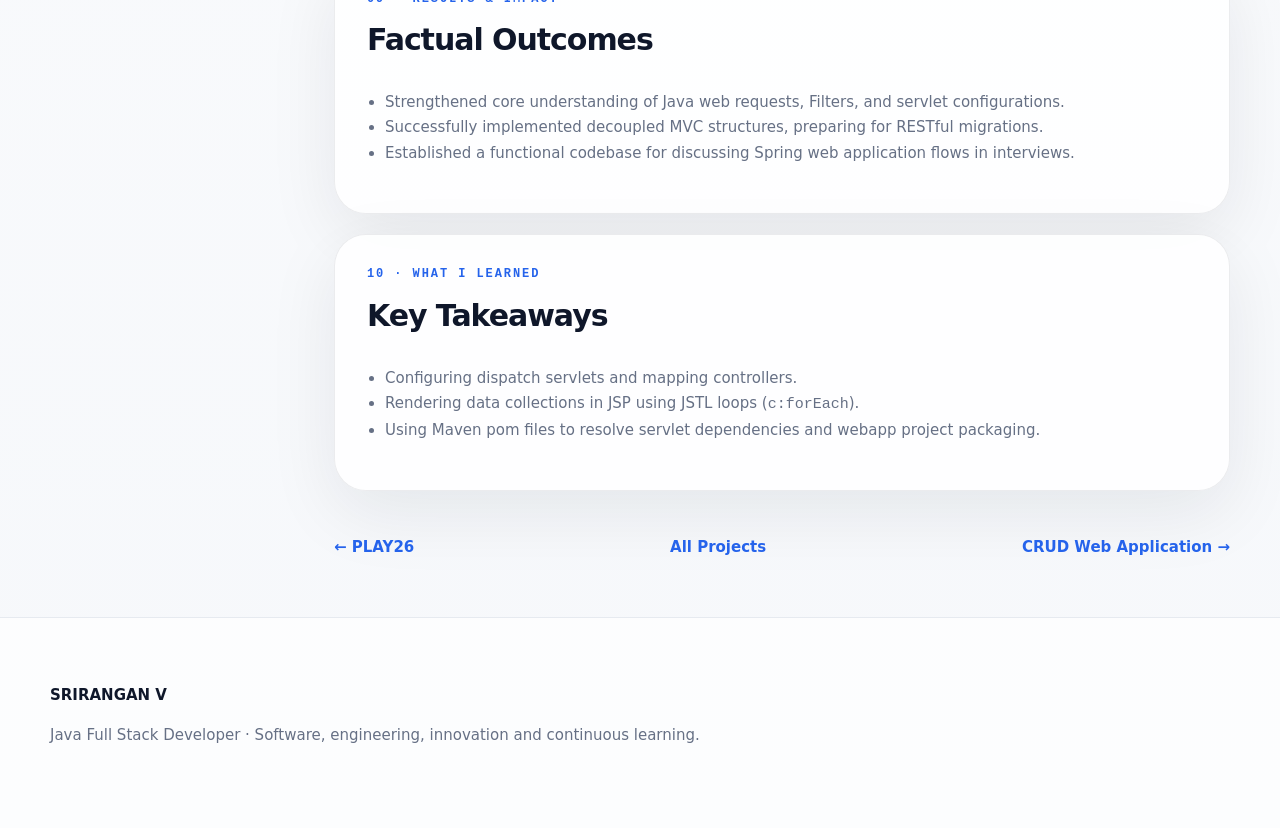
<file: projects/railway-reservation.html>
<!doctype html>
<html lang="en">
<head>
  <meta charset="utf-8">
  <meta name="viewport" content="width=device-width,initial-scale=1">
  <title>Railway Reservation System — Case Study | SRIRANGAN V</title>
  <meta name="description" content="Technical case study of Railway Reservation System, a Java web MVC application built with Servlets, JSP, and Spring MVC concepts.">
  <link rel="stylesheet" href="../styles.css">
</head>
<body class="pageIn">
  <!-- Navigation -->
  <nav class="nav">
    <div class="wrap navin">
      <a class="brand" href="../index.html" style="display:flex; align-items:center; gap:10px;"><img src="../images/java_cup_logo.png" alt="Java Logo" class="brand-logo" style="width:42px; height:42px; object-fit:contain;">SRIRANGAN<span>.</span></a>
      <div class="links">
        <a href="../sections/about.html">About</a>
        <a href="../sections/skills.html">Skills</a>
        <a class="active" href="../sections/projects.html">Projects</a>
        <a href="../sections/experience.html">Experience</a>
        <a href="../sections/leadership.html">Leadership</a>
      </div>
      <a class="btn primary" href="../sections/contact.html">Connect</a>
    </div>
  </nav>

  <main>
    <div class="wrap caseHero reveal">
      <a class="backlink" href="../index.html#projects">← Back to portfolio</a>
      <div class="headerBand" style="margin-top:22px">
        <div class="eyebrow">Project 02 · Case Study</div>
        <h1>Railway Reservation System</h1>
        <p class="lead">Java-Based Reservation Workflow Application</p>
        <div class="metaRow">
          <span><b>Role:</b> Developer</span>
          <span><b>Year:</b> 2025</span>
        </div>
        <div class="chips">
          <span class="chip">Java</span>
          <span class="chip">Spring MVC</span>
          <span class="chip">JSP</span>
          <span class="chip">Servlets</span>
          <span class="chip">Maven</span>
        </div>
        <div style="display:flex; gap:12px; margin-top:20px;">
          <a class="btn" href="https://github.com/SriranganV" target="_blank">View Code</a>
          <a class="btn primary" href="../sections/contact.html">Contact / Resume</a>
        </div>
      </div>
    </div>

    <section>
      <div class="wrap caseLayout">
        <!-- Sidebar Navigation -->
        <aside class="panel toc reveal">
          <b>On this page</b>
          <a href="#overview">Overview</a>
          <a href="#role">My Contribution</a>
          <a href="#stack">Tech Stack</a>
          <a href="#architecture">Architecture</a>
          <a href="#features">Key Features</a>
          <a href="#visuals">Visuals</a>
          <a href="#results">Results</a>
          <a href="#learned">What I Learned</a>
          </aside>

        <!-- Main Content -->
        <div class="caseContent">
          <!-- Overview -->
          <div id="overview" class="panel reveal">
            <div class="eyebrow">01 · Overview</div>
            <h2>Problem Statement</h2>
            <p class="muted">Web-based reservation workflows require structured processing of user inputs, passenger travel selections, and booking states. Tight coupling of request handling and rendering blocks software scalability.</p>
            
            <h3 style="margin-top:20px;">Project Purpose</h3>
            <p class="muted">The Railway Reservation System is a Java web application designed to demonstrate MVC-style separation of concerns. It focuses on how browser requests move through controller servlet components, hit service logic, map data models, and render dynamic responses back to users.</p>
          </div>

          <!-- My Role -->
          <div id="role" class="panel reveal">
            <div class="eyebrow">02 · My Contribution</div>
            <h2>Role & Contribution</h2>
            <ul style="margin-top:10px; padding-left:18px; color:var(--muted); line-height:1.7;">
              <li>Designed reservation-oriented application workflows (route selection, preferences, details).</li>
              <li>Handled web requests by mapping HTTP methods using Spring MVC annotations.</li>
              <li>Created dynamic views using JSP and JSTL taglibs, keeping view files clean of Java code.</li>
              <li>Used Maven for dependency management and configured Tomcat plugins for deployment.</li>
              <li>Separated input validation and model attributes from servlet dispatching controllers.</li>
            </ul>
          </div>

          <!-- Tech Stack -->
          <div id="stack" class="panel reveal">
            <div class="eyebrow">03 · Tech Stack</div>
            <h2>Technology</h2>
            <div class="chips" style="margin-top:10px;">
              <span class="chip">Java</span>
              <span class="chip">Spring MVC</span>
              <span class="chip">Servlets</span>
              <span class="chip">JSP (JavaServer Pages)</span>
              <span class="chip">Maven</span>
              <span class="chip">Tomcat</span>
            </div>
          </div>

          <!-- Architecture -->
          <div id="architecture" class="panel reveal">
            <div class="eyebrow">04 · System Architecture</div>
            <h2>Request Lifecycle Architecture</h2>
            <div class="flow" style="margin-top:15px;">
              <span>Browser Request</span><b>→</b>
              <span>DispatcherServlet</span><b>→</b>
              <span>Spring Controller Mapping</span><b>→</b>
              <span>Service Layer Processing</span><b>→</b>
              <span>Model Attributes Setup</span><b>→</b>
              <span>JSP View Resolver</span><b>→</b>
              <span>Dynamic HTML Response</span>
            </div>
          </div>

          <!-- Key Features -->
          <div id="features" class="panel reveal">
            <div class="eyebrow">05 · Key Features</div>
            <h2>Core Capabilities</h2>
            <div class="featureGrid" style="margin-top:15px;">
              <div class="feature">
                <h3>Reservation Workflow</h3>
                <p class="muted" style="font-size:12.5px;">User-friendly steps to pick routes, enter passenger counts, select meal plans, and confirm details.</p>
              </div>
              <div class="feature">
                <h3>Request Dispatching</h3>
                <p class="muted" style="font-size:12.5px;">DispatcherServlet handles centralized routing, delegation, and formatting controls.</p>
              </div>
              <div class="feature">
                <h3>Dynamic Views</h3>
                <p class="muted" style="font-size:12.5px;">Renders details like booking reference numbers and seat status using JSP expressions.</p>
              </div>
              <div class="feature">
                <h3>Data Binding</h3>
                <p class="muted" style="font-size:12.5px;">Leveraged Spring MVC Command objects to automatically map form fields to Java POJOs.</p>
              </div>
            </div>
          </div>

          <!-- Technical Highlights -->
          

          <!-- Challenges -->
          

          <!-- Visuals (Polished Placeholders) -->
          <div id="visuals" class="panel reveal">
            <div class="eyebrow">08 · Screenshots / Visuals</div>
            <h2>Evidence Gallery</h2>
            <div class="evidenceGrid" style="margin-top:15px;">
              <div class="evidence pending" style="cursor:pointer;" data-asset="Railway Search Interface">
                <b>Search Screen</b>
                <p class="muted" style="font-size:12px; margin-top:5px;">Route filters and date inputs interface.</p>
                <span class="pending-status">Project visual pending</span>
                <!-- TODO: Replace with verified real project image -->
              </div>
              <div class="evidence pending" style="cursor:pointer;" data-asset="Railway Form Validation">
                <b>Form validation</b>
                <p class="muted" style="font-size:12px; margin-top:5px;">Dynamic JSP form submission warnings.</p>
                <span class="pending-status">Project visual pending</span>
                <!-- TODO: Replace with verified real project image -->
              </div>
              <div class="evidence pending" style="cursor:pointer;" data-asset="Railway Reservation Summary">
                <b>Booking summary</b>
                <p class="muted" style="font-size:12px; margin-top:5px;">Ticket details layout inside JSP.</p>
                <span class="pending-status">Project visual pending</span>
                <!-- TODO: Replace with verified real project image -->
              </div>
            </div>
          </div>

          <!-- Results -->
          <div id="results" class="panel reveal">
            <div class="eyebrow">09 · Results & Impact</div>
            <h2>Factual Outcomes</h2>
            <ul style="margin-top:10px; padding-left:18px; color:var(--muted); line-height:1.7;">
              <li>Strengthened core understanding of Java web requests, Filters, and servlet configurations.</li>
              <li>Successfully implemented decoupled MVC structures, preparing for RESTful migrations.</li>
              <li>Established a functional codebase for discussing Spring web application flows in interviews.</li>
            </ul>
          </div>

          <!-- What I Learned -->
          <div id="learned" class="panel reveal">
            <div class="eyebrow">10 · What I Learned</div>
            <h2>Key Takeaways</h2>
            <ul style="margin-top:10px; padding-left:18px; color:var(--muted); line-height:1.7;">
              <li>Configuring dispatch servlets and mapping controllers.</li>
              <li>Rendering data collections in JSP using JSTL loops (<code>c:forEach</code>).</li>
              <li>Using Maven pom files to resolve servlet dependencies and webapp project packaging.</li>
            </ul>
          </div>

          <!-- Future -->
          

          <!-- Pagination -->
          <div class="pagination">
            <a href="play26.html">← PLAY26</a>
            <a href="../sections/projects.html">All Projects</a>
            <a href="crud-app.html">CRUD Web Application →</a>
          </div>
        </div>
      </div>
    </section>
  </main>

  <footer class="footer">
    <div class="wrap">
      <b>SRIRANGAN V</b>
      <p class="muted">Java Full Stack Developer · Software, engineering, innovation and continuous learning.</p>
    </div>
  </footer>
  <script src="../app.js"></script>
</body>
</html>
</file>
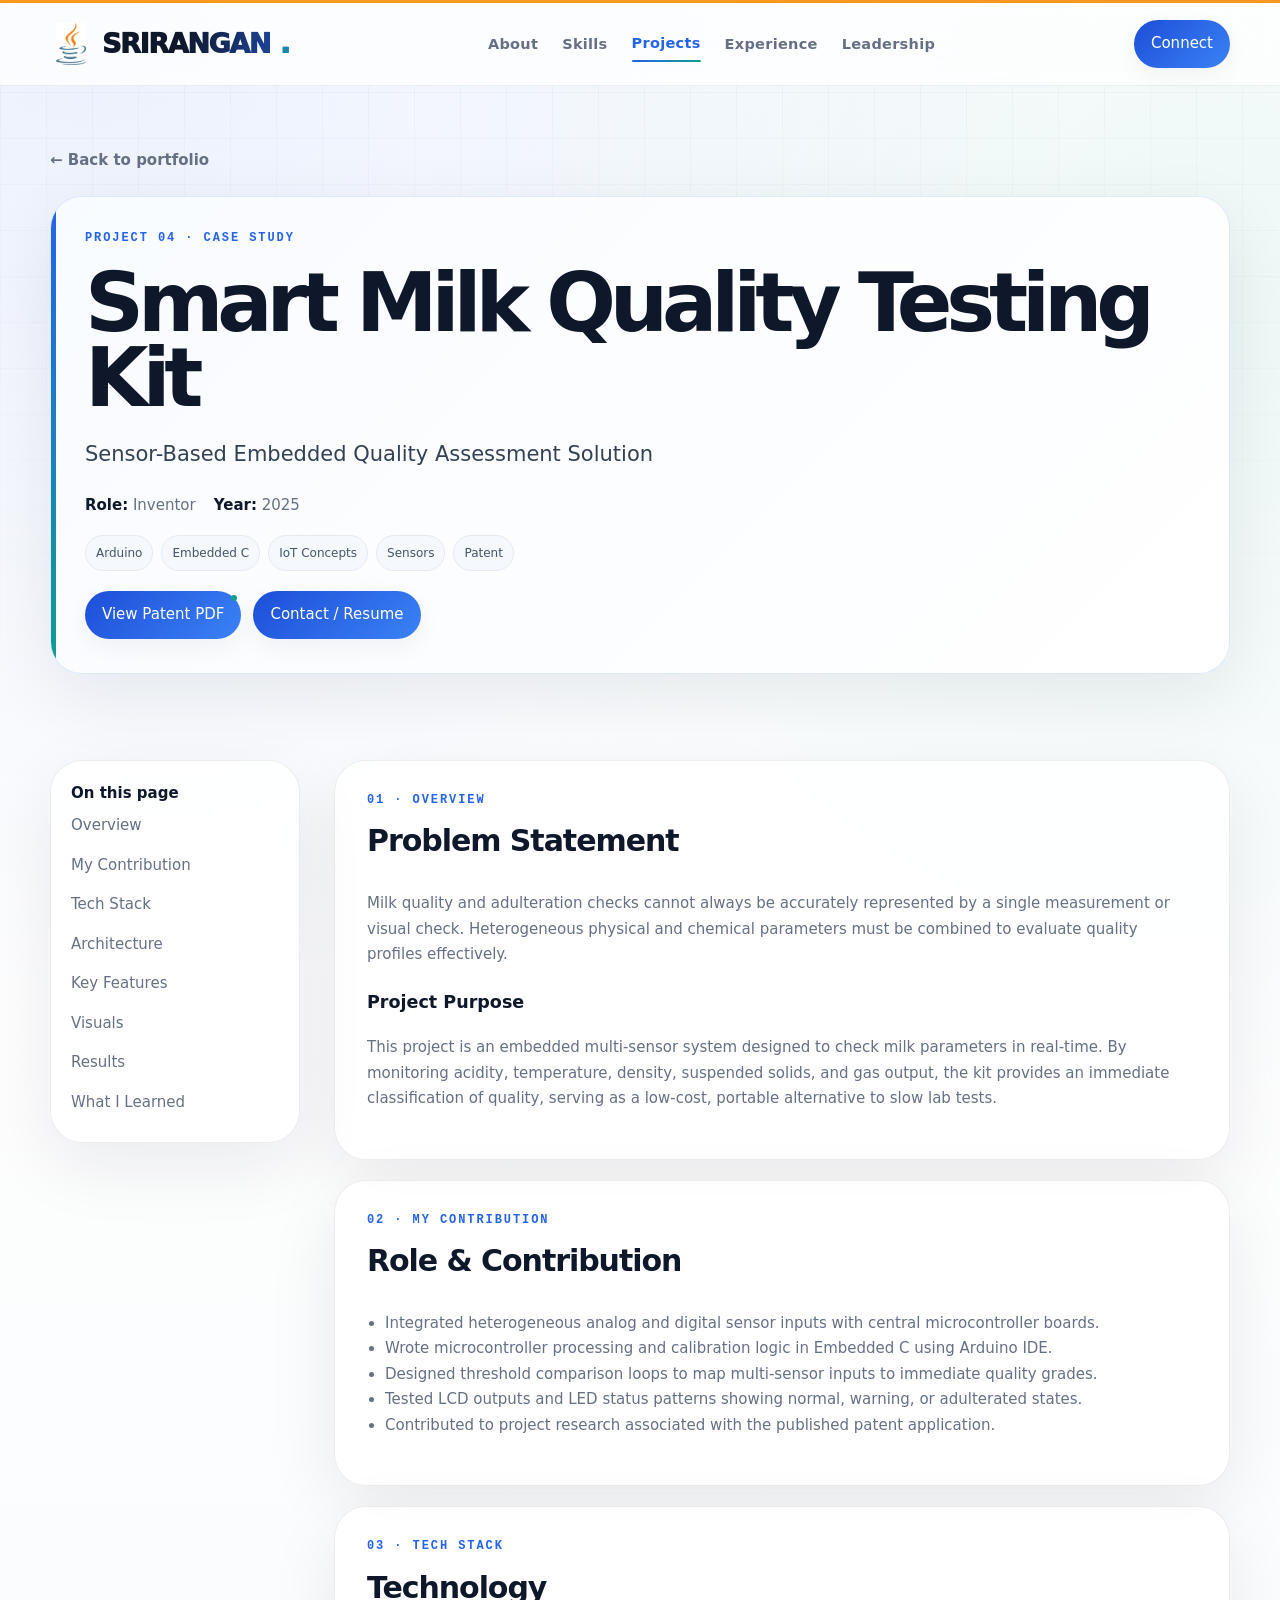
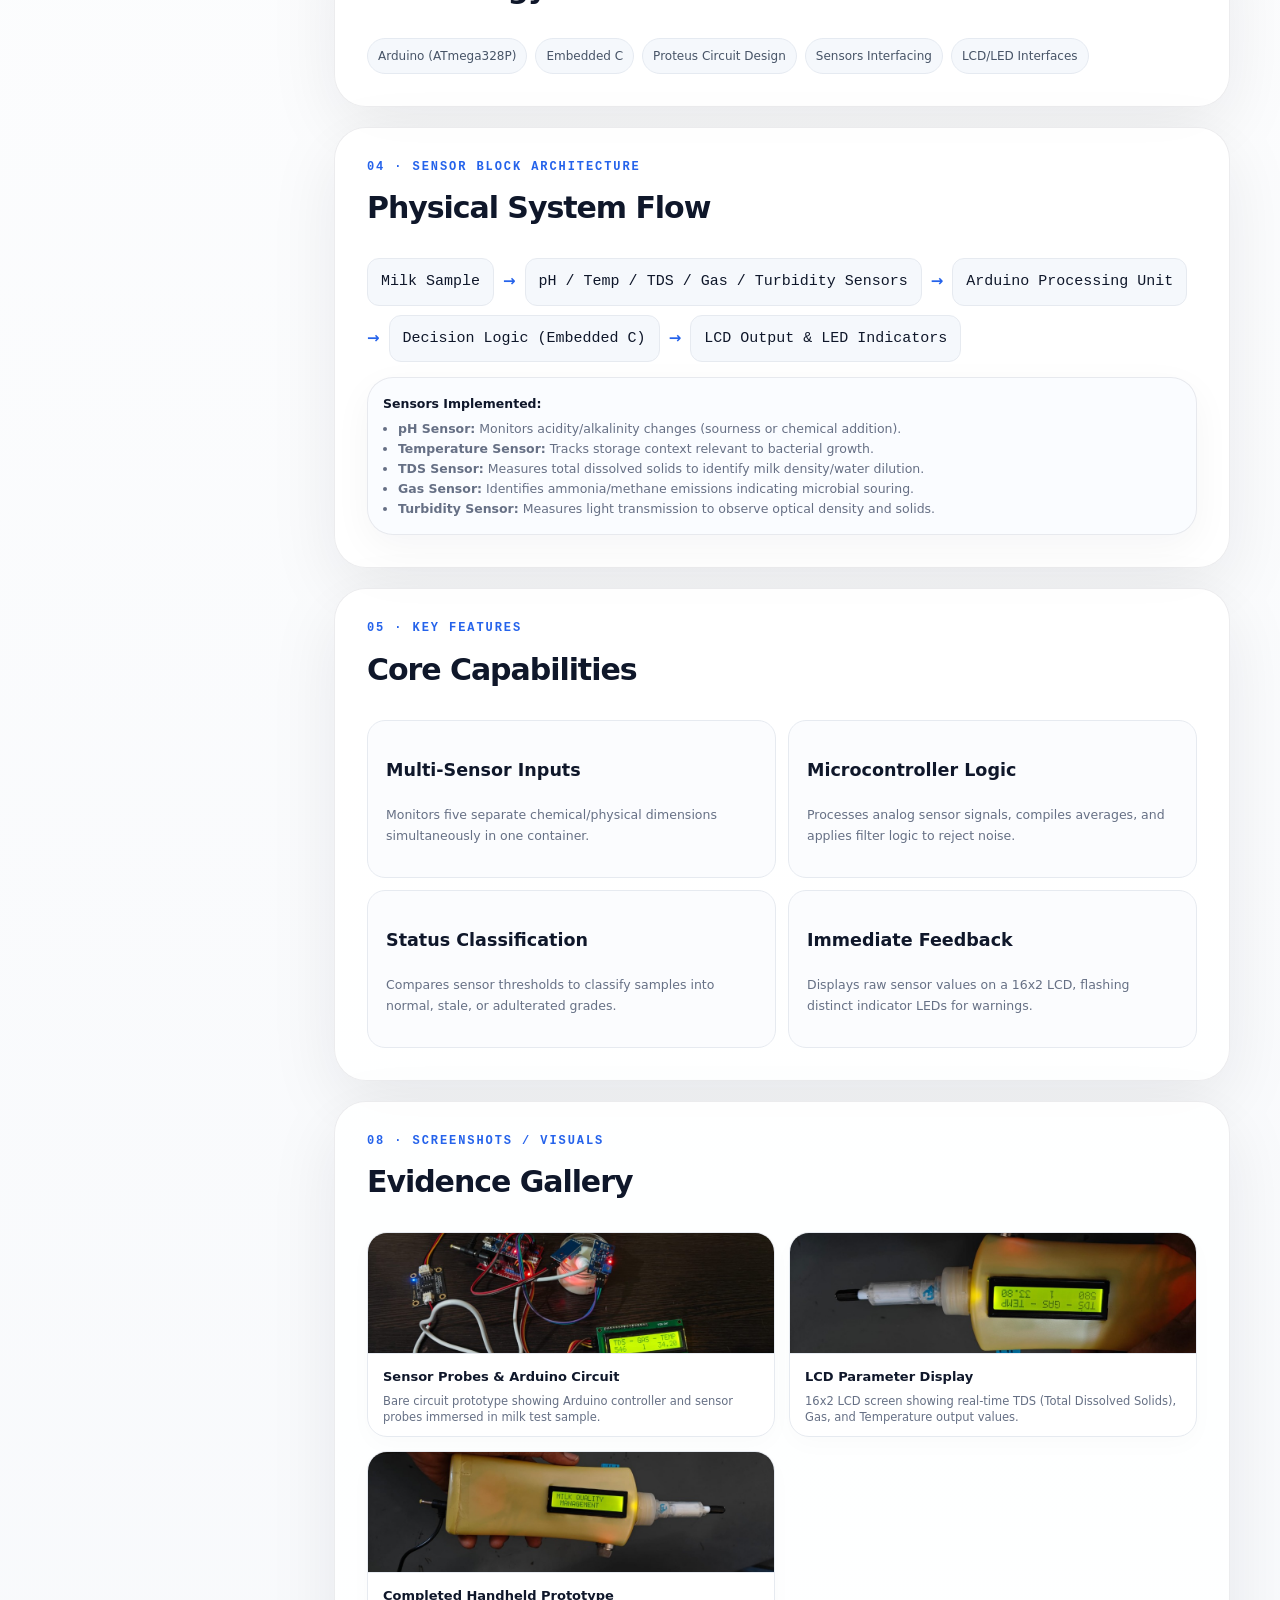
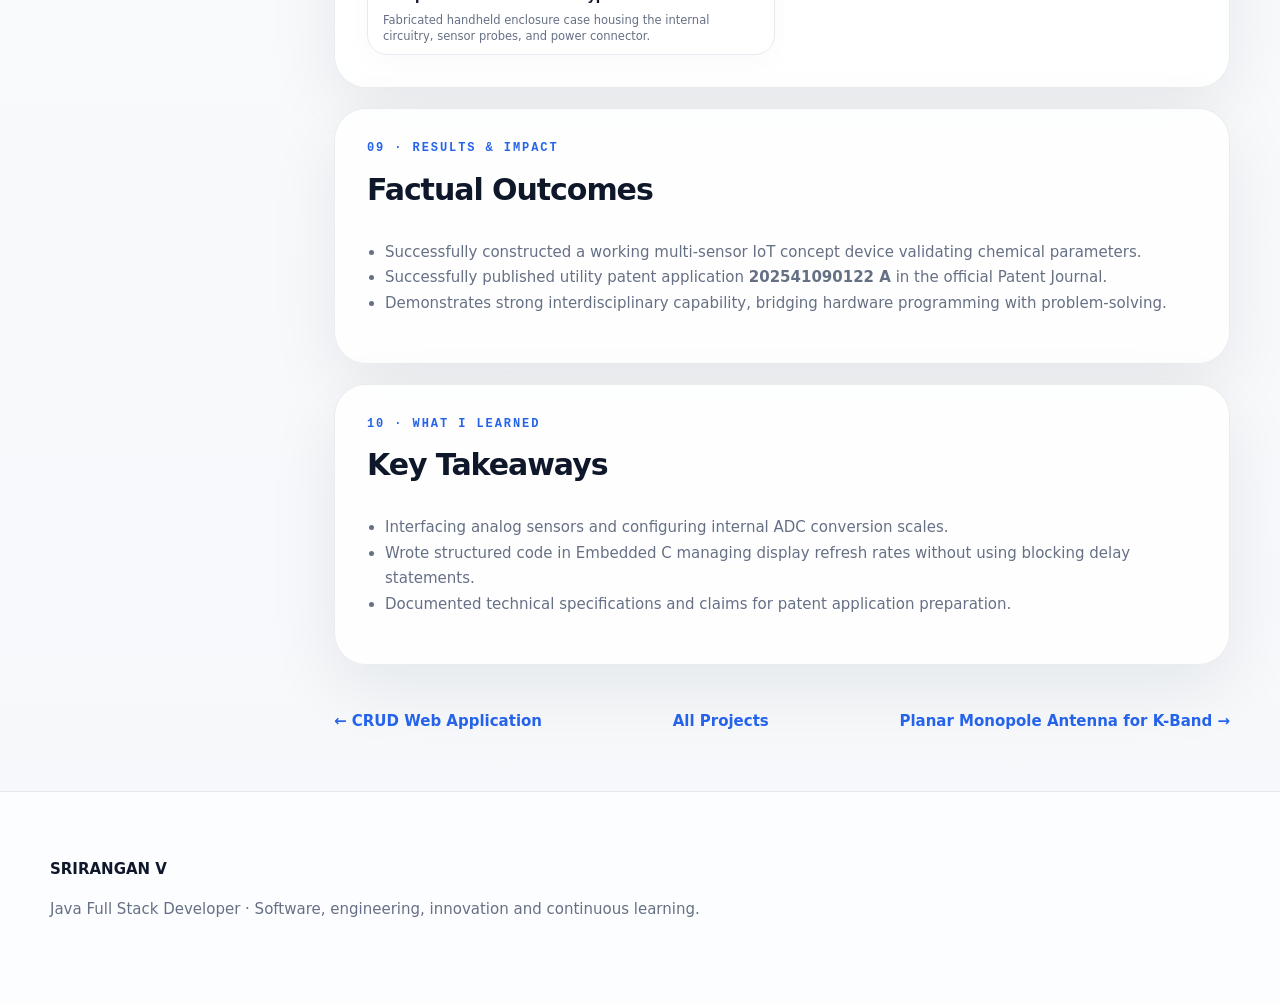
<file: projects/smart-milk-kit.html>
<!doctype html>
<html lang="en">
<head>
  <meta charset="utf-8">
  <meta name="viewport" content="width=device-width,initial-scale=1">
  <title>Smart Milk Quality Testing Kit — Case Study | SRIRANGAN V</title>
  <meta name="description" content="Technical case study of Smart Milk Quality Testing Kit, an embedded IoT-based quality assessment solution associated with a published patent.">
  <link rel="stylesheet" href="../styles.css">
</head>
<body class="pageIn">
  <!-- Navigation -->
  <nav class="nav">
    <div class="wrap navin">
      <a class="brand" href="../index.html" style="display:flex; align-items:center; gap:10px;"><img src="../images/java_cup_logo.png" alt="Java Logo" class="brand-logo" style="width:42px; height:42px; object-fit:contain;">SRIRANGAN<span>.</span></a>
      <div class="links">
        <a href="../sections/about.html">About</a>
        <a href="../sections/skills.html">Skills</a>
        <a class="active" href="../sections/projects.html">Projects</a>
        <a href="../sections/experience.html">Experience</a>
        <a href="../sections/leadership.html">Leadership</a>
      </div>
      <a class="btn primary" href="../sections/contact.html">Connect</a>
    </div>
  </nav>

  <main>
    <div class="wrap caseHero reveal">
      <a class="backlink" href="../index.html#projects">← Back to portfolio</a>
      <div class="headerBand" style="margin-top:22px">
        <div class="eyebrow">Project 04 · Case Study</div>
        <h1>Smart Milk Quality Testing Kit</h1>
        <p class="lead">Sensor-Based Embedded Quality Assessment Solution</p>
        <div class="metaRow">
          <span><b>Role:</b> Inventor</span>
          <span><b>Year:</b> 2025</span>
        </div>
        <div class="chips">
          <span class="chip">Arduino</span>
          <span class="chip">Embedded C</span>
          <span class="chip">IoT Concepts</span>
          <span class="chip">Sensors</span>
          <span class="chip">Patent</span>
        </div>
        <div style="display:flex; gap:12px; margin-top:20px;">
          <a class="btn primary pending-action" href="#" data-asset="Patent Details PDF">View Patent PDF</a>
          <a class="btn primary" href="../sections/contact.html">Contact / Resume</a>
        </div>
      </div>
    </div>

    <section>
      <div class="wrap caseLayout">
        <!-- Sidebar Navigation -->
        <aside class="panel toc reveal">
          <b>On this page</b>
          <a href="#overview">Overview</a>
          <a href="#role">My Contribution</a>
          <a href="#stack">Tech Stack</a>
          <a href="#architecture">Architecture</a>
          <a href="#features">Key Features</a>
          <a href="#visuals">Visuals</a>
          <a href="#results">Results</a>
          <a href="#learned">What I Learned</a>
          </aside>

        <!-- Main Content -->
        <div class="caseContent">
          <!-- Overview -->
          <div id="overview" class="panel reveal">
            <div class="eyebrow">01 · Overview</div>
            <h2>Problem Statement</h2>
            <p class="muted">Milk quality and adulteration checks cannot always be accurately represented by a single measurement or visual check. Heterogeneous physical and chemical parameters must be combined to evaluate quality profiles effectively.</p>
            
            <h3 style="margin-top:20px;">Project Purpose</h3>
            <p class="muted">This project is an embedded multi-sensor system designed to check milk parameters in real-time. By monitoring acidity, temperature, density, suspended solids, and gas output, the kit provides an immediate classification of quality, serving as a low-cost, portable alternative to slow lab tests.</p>
          </div>

          <!-- My Role -->
          <div id="role" class="panel reveal">
            <div class="eyebrow">02 · My Contribution</div>
            <h2>Role & Contribution</h2>
            <ul style="margin-top:10px; padding-left:18px; color:var(--muted); line-height:1.7;">
              <li>Integrated heterogeneous analog and digital sensor inputs with central microcontroller boards.</li>
              <li>Wrote microcontroller processing and calibration logic in Embedded C using Arduino IDE.</li>
              <li>Designed threshold comparison loops to map multi-sensor inputs to immediate quality grades.</li>
              <li>Tested LCD outputs and LED status patterns showing normal, warning, or adulterated states.</li>
              <li>Contributed to project research associated with the published patent application.</li>
            </ul>
          </div>

          <!-- Tech Stack -->
          <div id="stack" class="panel reveal">
            <div class="eyebrow">03 · Tech Stack</div>
            <h2>Technology</h2>
            <div class="chips" style="margin-top:10px;">
              <span class="chip">Arduino (ATmega328P)</span>
              <span class="chip">Embedded C</span>
              <span class="chip">Proteus Circuit Design</span>
              <span class="chip">Sensors Interfacing</span>
              <span class="chip">LCD/LED Interfaces</span>
            </div>
          </div>

          <!-- Architecture -->
          <div id="architecture" class="panel reveal">
            <div class="eyebrow">04 · Sensor Block Architecture</div>
            <h2>Physical System Flow</h2>
            <div class="flow" style="margin-top:15px; margin-bottom:15px;">
              <span>Milk Sample</span><b>→</b>
              <span>pH / Temp / TDS / Gas / Turbidity Sensors</span><b>→</b>
              <span>Arduino Processing Unit</span><b>→</b>
              <span>Decision Logic (Embedded C)</span><b>→</b>
              <span>LCD Output & LED Indicators</span>
            </div>
            
            <div class="card s12" style="padding: 15px; background:rgba(37,99,235,.02); font-size:12.5px;">
              <strong>Sensors Implemented:</strong>
              <ul style="margin:5px 0 0 15px; padding:0; line-height:1.6; color:var(--muted)">
                <li><strong>pH Sensor:</strong> Monitors acidity/alkalinity changes (sourness or chemical addition).</li>
                <li><strong>Temperature Sensor:</strong> Tracks storage context relevant to bacterial growth.</li>
                <li><strong>TDS Sensor:</strong> Measures total dissolved solids to identify milk density/water dilution.</li>
                <li><strong>Gas Sensor:</strong> Identifies ammonia/methane emissions indicating microbial souring.</li>
                <li><strong>Turbidity Sensor:</strong> Measures light transmission to observe optical density and solids.</li>
              </ul>
            </div>
          </div>

          <!-- Key Features -->
          <div id="features" class="panel reveal">
            <div class="eyebrow">05 · Key Features</div>
            <h2>Core Capabilities</h2>
            <div class="featureGrid" style="margin-top:15px;">
              <div class="feature">
                <h3>Multi-Sensor Inputs</h3>
                <p class="muted" style="font-size:12.5px;">Monitors five separate chemical/physical dimensions simultaneously in one container.</p>
              </div>
              <div class="feature">
                <h3>Microcontroller Logic</h3>
                <p class="muted" style="font-size:12.5px;">Processes analog sensor signals, compiles averages, and applies filter logic to reject noise.</p>
              </div>
              <div class="feature">
                <h3>Status Classification</h3>
                <p class="muted" style="font-size:12.5px;">Compares sensor thresholds to classify samples into normal, stale, or adulterated grades.</p>
              </div>
              <div class="feature">
                <h3>Immediate Feedback</h3>
                <p class="muted" style="font-size:12.5px;">Displays raw sensor values on a 16x2 LCD, flashing distinct indicator LEDs for warnings.</p>
              </div>
            </div>
          </div>

          <!-- Technical Highlights -->
          

          <!-- Challenges -->
          

          <!-- Visuals (Polished Placeholders) -->
          <div id="visuals" class="panel reveal">
            <div class="eyebrow">08 · Screenshots / Visuals</div>
            <h2>Evidence Gallery</h2>
            <div class="evidenceGrid" style="margin-top:15px;">
              <!-- Sensor Probes & Arduino Circuit -->
              <div class="evidence" style="padding:0; overflow:hidden; background:#fff; display:grid; grid-template-rows:1fr auto; border:1px solid var(--line); border-radius:20px; box-shadow:0 8px 24px rgba(0,0,0,0.02); min-height:190px;">
                <div style="background:#f8fafc; height:120px; overflow:hidden; display:flex; align-items:center; justify-content:center;">
                  <img src="../images/milk_kit_3.jpg" alt="Bare Circuit Sensor Setup" style="width:100%; height:100%; object-fit:cover; cursor:pointer;" onclick="window.open('../images/milk_kit_3.jpg')">
                </div>
                <div style="padding:10px 15px; text-align:left; border-top:1px solid var(--line);">
                  <b style="font-size:13px; color:var(--ink);">Sensor Probes & Arduino Circuit</b>
                  <p class="muted" style="font-size:11.5px; margin:4px 0 0; line-height:1.4;">Bare circuit prototype showing Arduino controller and sensor probes immersed in milk test sample.</p>
                </div>
              </div>

              <!-- LCD Parameter Display -->
              <div class="evidence" style="padding:0; overflow:hidden; background:#fff; display:grid; grid-template-rows:1fr auto; border:1px solid var(--line); border-radius:20px; box-shadow:0 8px 24px rgba(0,0,0,0.02); min-height:190px;">
                <div style="background:#f8fafc; height:120px; overflow:hidden; display:flex; align-items:center; justify-content:center;">
                  <img src="../images/milk_kit_1.jpg" alt="LCD Parameter Display" style="width:100%; height:100%; object-fit:cover; cursor:pointer;" onclick="window.open('../images/milk_kit_1.jpg')">
                </div>
                <div style="padding:10px 15px; text-align:left; border-top:1px solid var(--line);">
                  <b style="font-size:13px; color:var(--ink);">LCD Parameter Display</b>
                  <p class="muted" style="font-size:11.5px; margin:4px 0 0; line-height:1.4;">16x2 LCD screen showing real-time TDS (Total Dissolved Solids), Gas, and Temperature output values.</p>
                </div>
              </div>

              <!-- Completed Handheld Prototype -->
              <div class="evidence" style="padding:0; overflow:hidden; background:#fff; display:grid; grid-template-rows:1fr auto; border:1px solid var(--line); border-radius:20px; box-shadow:0 8px 24px rgba(0,0,0,0.02); min-height:190px;">
                <div style="background:#f8fafc; height:120px; overflow:hidden; display:flex; align-items:center; justify-content:center;">
                  <img src="../images/milk_kit_2.jpg" alt="Completed Prototype" style="width:100%; height:100%; object-fit:cover; cursor:pointer;" onclick="window.open('../images/milk_kit_2.jpg')">
                </div>
                <div style="padding:10px 15px; text-align:left; border-top:1px solid var(--line);">
                  <b style="font-size:13px; color:var(--ink);">Completed Handheld Prototype</b>
                  <p class="muted" style="font-size:11.5px; margin:4px 0 0; line-height:1.4;">Fabricated handheld enclosure case housing the internal circuitry, sensor probes, and power connector.</p>
                </div>
              </div>
            </div>
          </div>

          <!-- Results -->
          <div id="results" class="panel reveal">
            <div class="eyebrow">09 · Results & Impact</div>
            <h2>Factual Outcomes</h2>
            <ul style="margin-top:10px; padding-left:18px; color:var(--muted); line-height:1.7;">
              <li>Successfully constructed a working multi-sensor IoT concept device validating chemical parameters.</li>
              <li>Successfully published utility patent application <strong>202541090122 A</strong> in the official Patent Journal.</li>
              <li>Demonstrates strong interdisciplinary capability, bridging hardware programming with problem-solving.</li>
            </ul>
          </div>

          <!-- What I Learned -->
          <div id="learned" class="panel reveal">
            <div class="eyebrow">10 · What I Learned</div>
            <h2>Key Takeaways</h2>
            <ul style="margin-top:10px; padding-left:18px; color:var(--muted); line-height:1.7;">
              <li>Interfacing analog sensors and configuring internal ADC conversion scales.</li>
              <li>Wrote structured code in Embedded C managing display refresh rates without using blocking delay statements.</li>
              <li>Documented technical specifications and claims for patent application preparation.</li>
            </ul>
          </div>

          <!-- Future -->
          

          <!-- Pagination -->
          <div class="pagination">
            <a href="crud-app.html">← CRUD Web Application</a>
            <a href="../sections/projects.html">All Projects</a>
            <a href="k-band-antenna.html">Planar Monopole Antenna for K-Band →</a>
          </div>
        </div>
      </div>
    </section>
  </main>

  <footer class="footer">
    <div class="wrap">
      <b>SRIRANGAN V</b>
      <p class="muted">Java Full Stack Developer · Software, engineering, innovation and continuous learning.</p>
    </div>
  </footer>
  <script src="../app.js"></script>
</body>
</html>
</file>
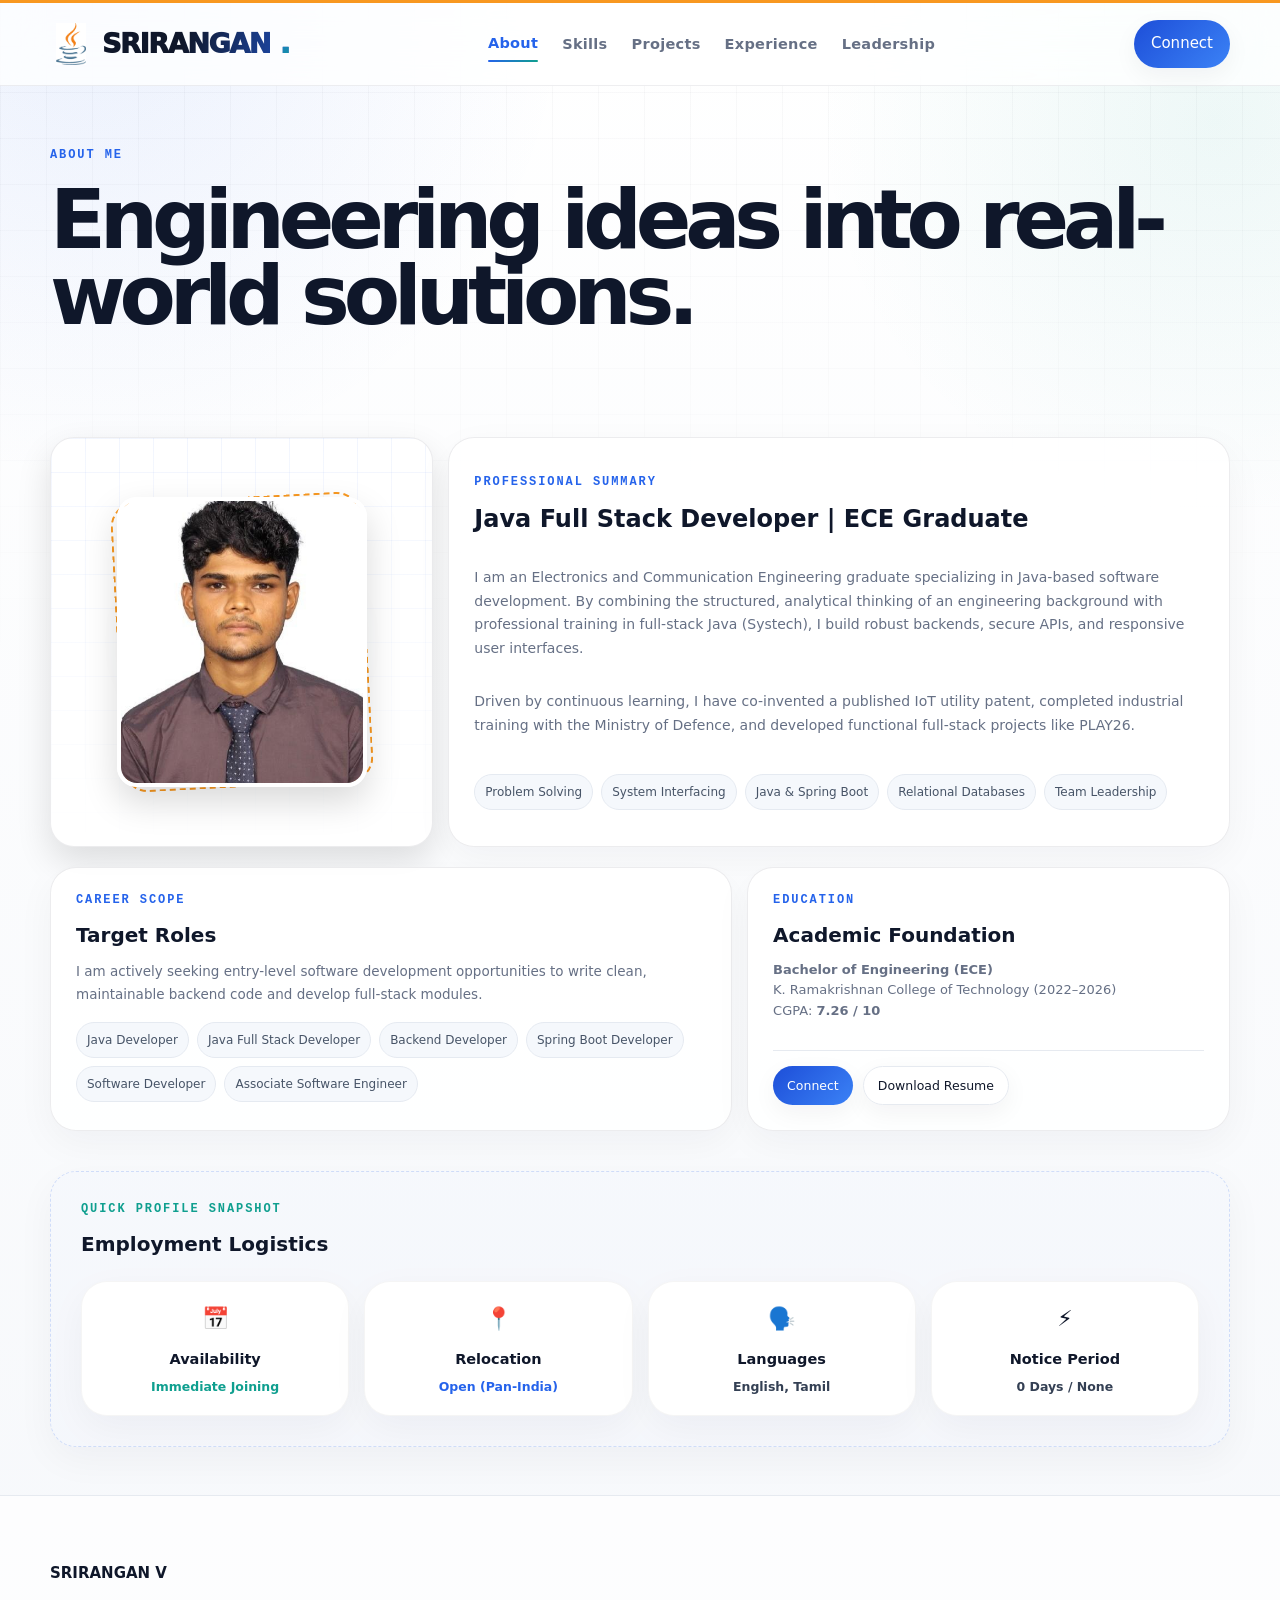
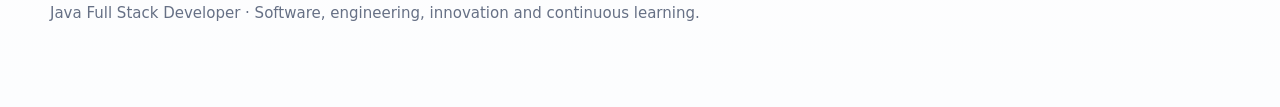
<file: sections/about.html>
<!doctype html>
<html lang="en">
<head>
  <meta charset="utf-8">
  <meta name="viewport" content="width=device-width,initial-scale=1">
  <title>About Me | SRIRANGAN V</title>
  <meta name="description" content="Learn about SRIRANGAN V, a Java Full Stack Developer with a background in Electronics and Communication Engineering.">
  <link rel="stylesheet" href="../styles.css">
</head>
<body class="pageIn">
  <!-- Navigation -->
  <nav class="nav">
    <div class="wrap navin">
      <a class="brand" href="../index.html" style="display:flex; align-items:center; gap:10px;"><img src="../images/java_cup_logo.png" alt="Java Logo" class="brand-logo" style="width:42px; height:42px; object-fit:contain;">SRIRANGAN<span>.</span></a>
      <div class="links">
        <a class="active" href="../sections/about.html">About</a>
        <a href="../sections/skills.html">Skills</a>
        <a href="../sections/projects.html">Projects</a>
        <a href="../sections/experience.html">Experience</a>
        <a href="../sections/leadership.html">Leadership</a>
      </div>
      <a class="btn primary" href="../sections/contact.html">Connect</a>
    </div>
  </nav>

  <main>
    <div class="wrap caseHero reveal">
      <div class="eyebrow">About Me</div>
      <h1>Engineering ideas into real-world solutions.</h1>
    </div>

    <section>
      <div class="wrap reveal">
        <!-- Row 1: Profile Photo & Simplified Summary -->
        <div class="grid" style="margin-bottom:20px;">
          <!-- Profile Card (Decorated Frame Portrait with Zoom Hover Effect) -->
          <div class="arch s4 reveal" style="display:flex; justify-content:center; align-items:center; position:relative; min-height:410px; background:#fff; overflow:hidden; border-radius:24px; box-shadow:0 15px 35px rgba(0,0,0,0.12);">
            <!-- Java Theme Backglow -->
            <div style="position:absolute; width:220px; height:220px; background:radial-gradient(circle,rgba(248,152,32,0.2) 0%,rgba(83,130,161,0.12) 50%,transparent 70%); filter:blur(20px); z-index:1; top:50%; left:50%; transform:translate(-50%,-50%);"></div>
            
            <!-- Java Theme Offset Frame -->
            <div class="offset-frame" style="position:absolute; width:250px; height:290px; border:2.5px dashed #f89820; border-radius:24px; transform:rotate(-3deg); transition:all 0.5s ease; z-index: 1;"></div>
            
            <img src="../images/srirangan_about.jpg" alt="SRIRANGAN V" style="width: 250px; height: 290px; object-fit: cover; border-radius: 20px; border: 4px solid #fff; box-shadow: 0 15px 35px rgba(0,0,0,0.15); z-index: 2; transition: transform 0.5s cubic-bezier(0.2, 0.8, 0.2, 1), box-shadow 0.5s ease;">
          </div>

          <!-- Professional Summary -->
          <div class="card s8" style="display:flex; flex-direction:column; justify-content:center;">
            <div class="eyebrow">Professional Summary</div>
            <h2 style="font-size:24px; margin-top:10px; margin-bottom:12px;">Java Full Stack Developer | ECE Graduate</h2>
            <p class="muted" style="font-size:14px; line-height:1.7; margin-bottom:15px;">
              I am an Electronics and Communication Engineering graduate specializing in Java-based software development. By combining the structured, analytical thinking of an engineering background with professional training in full-stack Java (Systech), I build robust backends, secure APIs, and responsive user interfaces.
            </p>
            <p class="muted" style="font-size:14px; line-height:1.7; margin-bottom:20px;">
              Driven by continuous learning, I have co-invented a published IoT utility patent, completed industrial training with the Ministry of Defence, and developed functional full-stack projects like PLAY26.
            </p>
            <div class="chips">
              <span class="chip">Problem Solving</span>
              <span class="chip">System Interfacing</span>
              <span class="chip">Java & Spring Boot</span>
              <span class="chip">Relational Databases</span>
              <span class="chip">Team Leadership</span>
            </div>
          </div>
        </div>

        <!-- Row 2: Target Roles & Academic Foundation -->
        <div class="grid">
          <!-- Target Roles -->
          <div class="card s7">
            <div class="eyebrow">Career Scope</div>
            <h3 style="margin-top:10px; font-size:20px;">Target Roles</h3>
            <p class="muted" style="font-size: 13.5px; margin-top: 8px; margin-bottom: 15px;">
              I am actively seeking entry-level software development opportunities to write clean, maintainable backend code and develop full-stack modules.
            </p>
            <div class="chips">
              <span class="chip">Java Developer</span>
              <span class="chip">Java Full Stack Developer</span>
              <span class="chip">Backend Developer</span>
              <span class="chip">Spring Boot Developer</span>
              <span class="chip">Software Developer</span>
              <span class="chip">Associate Software Engineer</span>
            </div>
          </div>

          <!-- Academic Foundation & Actions -->
          <div class="card s5" style="display:flex; flex-direction:column; justify-content:space-between;">
            <div>
              <div class="eyebrow">Education</div>
              <h3 style="margin-top:10px; font-size:20px;">Academic Foundation</h3>
              <p class="muted" style="font-size: 13px; line-height: 1.6; margin-top:8px;">
                <strong>Bachelor of Engineering (ECE)</strong><br>
                K. Ramakrishnan College of Technology (2022–2026)<br>
                CGPA: <strong>7.26 / 10</strong>
              </p>
            </div>

            <div style="border-top: 1px solid var(--line); padding-top: 15px; margin-top: 15px; display:flex; gap:10px;">
              <a class="btn primary" href="../sections/contact.html" style="font-size:12.5px; padding:8px 14px;">Connect</a>
              <a class="btn" href="../certificates/resume.pdf" target="_blank" style="font-size:12.5px; padding:8px 14px;">Download Resume</a>
            </div>
        </div>

        <!-- Row 3: Quick Profile Facts -->
        <div class="card s12 reveal" style="margin-top:25px; background:rgba(37,99,235,0.01); border:1px dashed rgba(37,99,235,0.18); padding:30px;">
          <div class="eyebrow" style="color:var(--mint)">Quick Profile Snapshot</div>
          <h3 style="margin-top:10px; margin-bottom:20px; font-size:20px;">Employment Logistics</h3>
          <div class="grid">
            <div class="card s3" style="padding:18px; background:#fff; text-align:center; border:1px solid rgba(0,0,0,0.04); display:flex; flex-direction:column; align-items:center; justify-content:center;">
              <span style="font-size:22px; margin-bottom:5px;">📅</span>
              <h4 style="margin:5px 0 2px; font-size:14.5px; color:var(--ink);">Availability</h4>
              <p class="muted" style="margin:2px 0 0; font-size:12.5px; font-weight:800; color:var(--mint);">Immediate Joining</p>
            </div>
            <div class="card s3" style="padding:18px; background:#fff; text-align:center; border:1px solid rgba(0,0,0,0.04); display:flex; flex-direction:column; align-items:center; justify-content:center;">
              <span style="font-size:22px; margin-bottom:5px;">📍</span>
              <h4 style="margin:5px 0 2px; font-size:14.5px; color:var(--ink);">Relocation</h4>
              <p class="muted" style="margin:2px 0 0; font-size:12.5px; font-weight:800; color:var(--blue);">Open (Pan-India)</p>
            </div>
            <div class="card s3" style="padding:18px; background:#fff; text-align:center; border:1px solid rgba(0,0,0,0.04); display:flex; flex-direction:column; align-items:center; justify-content:center;">
              <span style="font-size:22px; margin-bottom:5px;">🗣️</span>
              <h4 style="margin:5px 0 2px; font-size:14.5px; color:var(--ink);">Languages</h4>
              <p class="muted" style="margin:2px 0 0; font-size:12.5px; font-weight:800; color:var(--ink2);">English, Tamil</p>
            </div>
            <div class="card s3" style="padding:18px; background:#fff; text-align:center; border:1px solid rgba(0,0,0,0.04); display:flex; flex-direction:column; align-items:center; justify-content:center;">
              <span style="font-size:22px; margin-bottom:5px;">⚡</span>
              <h4 style="margin:5px 0 2px; font-size:14.5px; color:var(--ink);">Notice Period</h4>
              <p class="muted" style="margin:2px 0 0; font-size:12.5px; font-weight:800; color:var(--ink2);">0 Days / None</p>
            </div>
          </div>
        </div>
      </div>
    </section>
  </main>

  <footer class="footer">
    <div class="wrap">
      <b>SRIRANGAN V</b>
      <p class="muted">Java Full Stack Developer · Software, engineering, innovation and continuous learning.</p>
    </div>
  </footer>
  <script src="../app.js"></script>
</body>
</html>
</file>
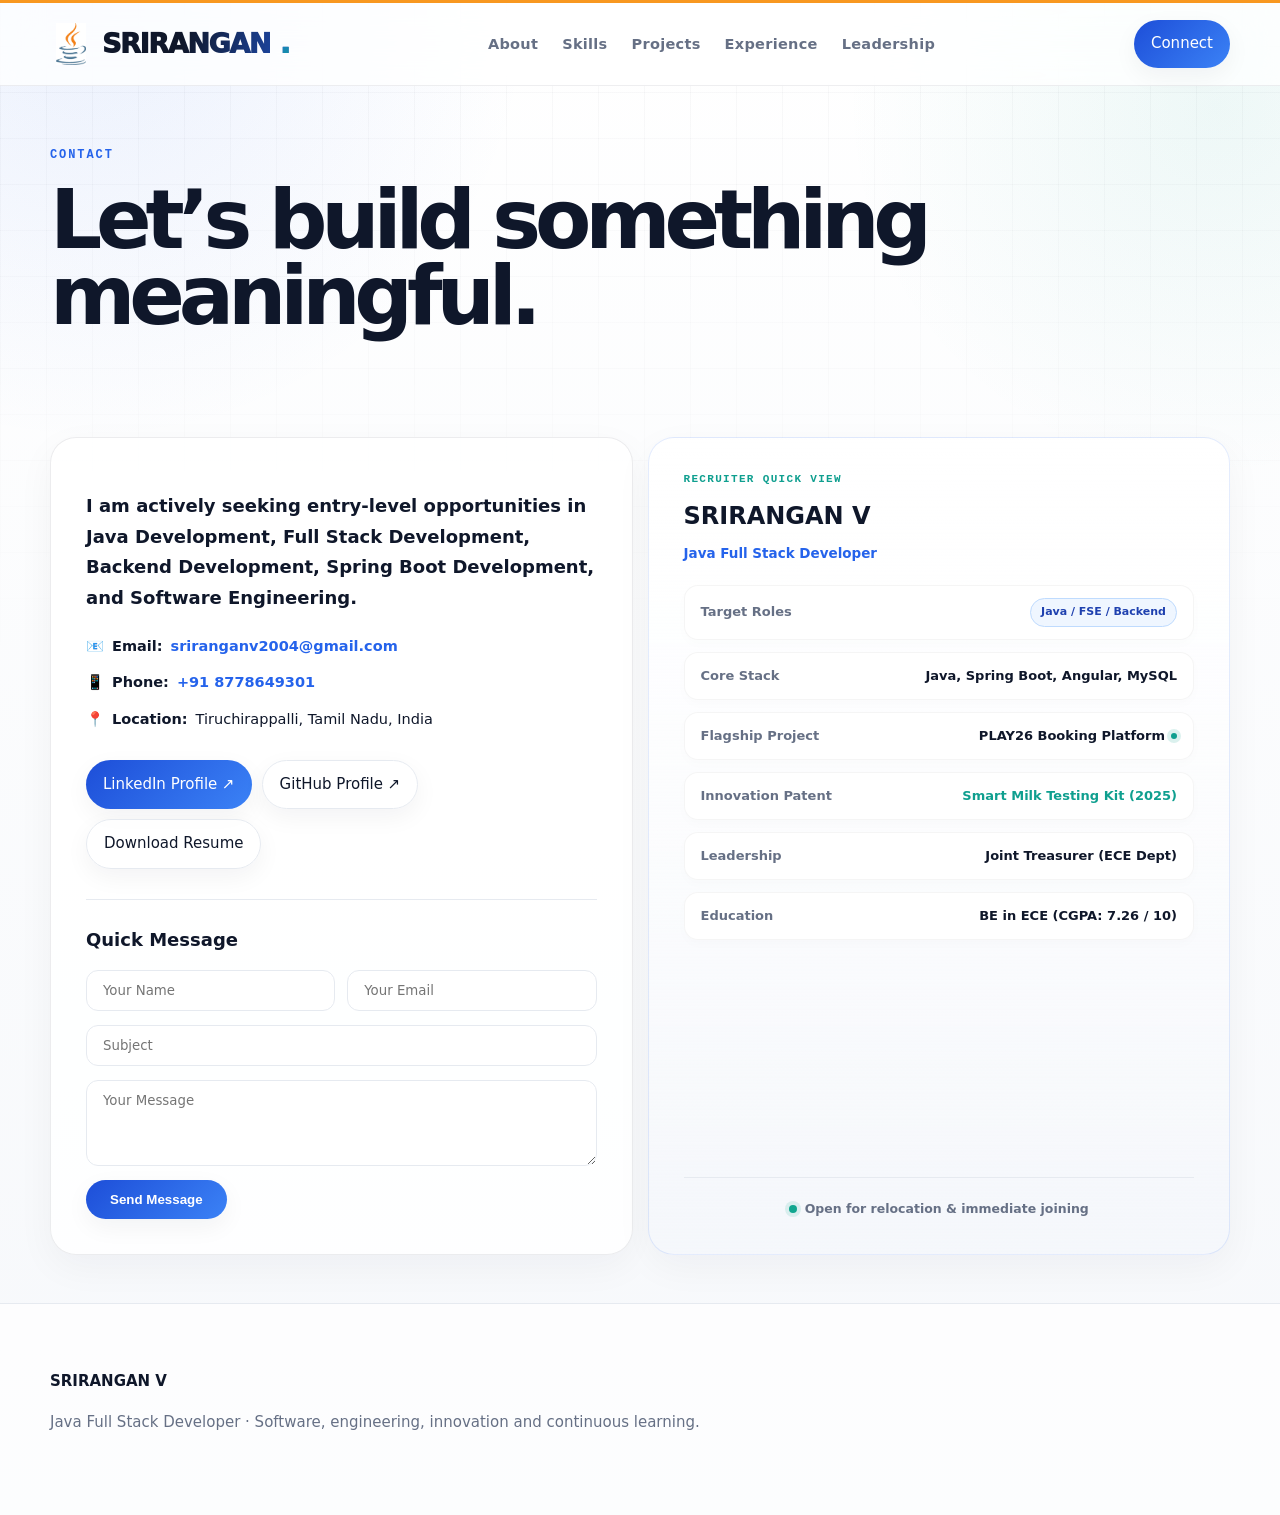
<file: sections/contact.html>
<!doctype html>
<html lang="en">
<head>
  <meta charset="utf-8">
  <meta name="viewport" content="width=device-width,initial-scale=1">
  <title>Contact | SRIRANGAN V</title>
  <meta name="description" content="Get in touch with SRIRANGAN V, Java Full Stack Developer.">
  <link rel="stylesheet" href="../styles.css">
</head>
<body class="pageIn">
  <!-- Navigation -->
  <nav class="nav">
    <div class="wrap navin">
      <a class="brand" href="../index.html" style="display:flex; align-items:center; gap:10px;"><img src="../images/java_cup_logo.png" alt="Java Logo" class="brand-logo" style="width:42px; height:42px; object-fit:contain;">SRIRANGAN<span>.</span></a>
      <div class="links">
        <a href="../sections/about.html">About</a>
        <a href="../sections/skills.html">Skills</a>
        <a href="../sections/projects.html">Projects</a>
        <a href="../sections/experience.html">Experience</a>
        <a href="../sections/leadership.html">Leadership</a>
      </div>
      <a class="btn primary" href="../sections/contact.html">Connect</a>
    </div>
  </nav>

  <main>
    <div class="wrap caseHero reveal">
      <div class="eyebrow">Contact</div>
      <h1>Let’s build something meaningful.</h1>
    </div>

    <section>
      <div class="wrap reveal">
        <div class="grid">
          <!-- Contact Info & Form -->
          <div class="card s6" style="padding:35px;">
            <p class="lead" style="font-size:18px; margin-bottom: 20px; font-weight:750; color:var(--ink);">
              I am actively seeking entry-level opportunities in Java Development, Full Stack Development, Backend Development, Spring Boot Development, and Software Engineering.
            </p>
            
            <div style="margin-bottom: 25px; display:flex; flex-direction:column; gap:12px; font-size:14.5px;">
              <p style="margin:0; display:flex; align-items:center; gap:8px;">📧 <strong>Email:</strong> <a href="mailto:sriranganv2004@gmail.com" style="color:var(--blue); font-weight:700;">sriranganv2004@gmail.com</a></p>
              <p style="margin:0; display:flex; align-items:center; gap:8px;">📱 <strong>Phone:</strong> <a href="tel:+918778649301" style="color:var(--blue); font-weight:700;">+91 8778649301</a></p>
              <p style="margin:0; display:flex; align-items:center; gap:8px;">📍 <strong>Location:</strong> Tiruchirappalli, Tamil Nadu, India</p>
            </div>

            <div class="actions" style="margin-bottom: 30px; display:flex; gap:10px; flex-wrap:wrap;">
              <a class="btn primary" href="https://linkedin.com/in/srirangan-v-452450255" target="_blank">LinkedIn Profile ↗</a>
              <a class="btn" href="https://github.com/SriranganV" target="_blank">GitHub Profile ↗</a>
              <a class="btn" href="../certificates/resume.pdf" target="_blank">Download Resume</a>
            </div>

            <hr style="border:0; border-top:1px solid var(--line); margin: 25px 0;">

            <h3 style="font-size:18px; margin-bottom:12px;">Quick Message</h3>
            <form action="https://formsubmit.co/sriranganv2004@gmail.com" method="POST" style="display:flex; flex-direction:column; gap:14px; margin-top:15px;">
              <input type="hidden" name="_template" value="box">
              <div style="display:grid; grid-template-columns:1fr 1fr; gap:12px;">
                <input type="text" name="name" placeholder="Your Name" required style="padding:12px 16px; border:1px solid var(--line); border-radius:12px; font-family:inherit; background:#fff; transition:.25s;" onfocus="this.style.borderColor='var(--blue)'; this.style.boxShadow='0 0 0 4px rgba(37,99,235,0.1)';" onblur="this.style.borderColor='var(--line)'; this.style.boxShadow='none';">
                <input type="email" name="email" placeholder="Your Email" required style="padding:12px 16px; border:1px solid var(--line); border-radius:12px; font-family:inherit; background:#fff; transition:.25s;" onfocus="this.style.borderColor='var(--blue)'; this.style.boxShadow='0 0 0 4px rgba(37,99,235,0.1)';" onblur="this.style.borderColor='var(--line)'; this.style.boxShadow='none';">
              </div>
              <input type="text" name="_subject" placeholder="Subject" required style="padding:12px 16px; border:1px solid var(--line); border-radius:12px; font-family:inherit; background:#fff; transition:.25s;" onfocus="this.style.borderColor='var(--blue)'; this.style.boxShadow='0 0 0 4px rgba(37,99,235,0.1)';" onblur="this.style.borderColor='var(--line)'; this.style.boxShadow='none';">
              <textarea name="message" placeholder="Your Message" required rows="4" style="padding:12px 16px; border:1px solid var(--line); border-radius:12px; font-family:inherit; background:#fff; transition:.25s; resize:vertical;" onfocus="this.style.borderColor='var(--blue)'; this.style.boxShadow='0 0 0 4px rgba(37,99,235,0.1)';" onblur="this.style.borderColor='var(--line)'; this.style.boxShadow='none';"></textarea>
              <button type="submit" class="btn primary" style="align-self:flex-start; border:none; cursor:pointer; padding:12px 24px; font-weight:700;">Send Message</button>
            </form>
          </div>

          <!-- Recruiter Snapshot Card -->
          <div class="card s6" style="display:flex; flex-direction:column; justify-content:space-between; padding:35px; border-color:#2563eb1f; background:linear-gradient(180deg,#fff,rgba(37,99,235,0.01));">
            <div>
              <div class="eyebrow" style="color:var(--mint); font-size:11px; letter-spacing:0.12em;">Recruiter Quick View</div>
              <h3 style="margin-top:10px; font-size:24px; color:var(--ink);">SRIRANGAN V</h3>
              <p class="muted" style="font-size:13.5px; margin-top:5px; font-weight:600; color:var(--blue);">Java Full Stack Developer</p>
              
              <div style="display:flex; flex-direction:column; gap:12px; margin-top:20px;">
                <div style="display:flex; justify-content:space-between; align-items:center; padding:12px 16px; background:#fff; border-radius:14px; border:1px solid rgba(0,0,0,0.04); box-shadow:0 4px 12px rgba(0,0,0,0.015);">
                  <span style="font-weight:700; color:var(--muted); font-size:13px;">Target Roles</span>
                  <span class="chip" style="background:#eff6ff; border-color:#bfdbfe; color:#1e40af; margin:0; font-weight:800; font-size:11px; padding:4px 10px;">Java / FSE / Backend</span>
                </div>
                <div style="display:flex; justify-content:space-between; align-items:center; padding:12px 16px; background:#fff; border-radius:14px; border:1px solid rgba(0,0,0,0.04); box-shadow:0 4px 12px rgba(0,0,0,0.015);">
                  <span style="font-weight:700; color:var(--muted); font-size:13px;">Core Stack</span>
                  <span style="font-weight:800; color:var(--ink); font-size:13px; text-align:right;">Java, Spring Boot, Angular, MySQL</span>
                </div>
                <div style="display:flex; justify-content:space-between; align-items:center; padding:12px 16px; background:#fff; border-radius:14px; border:1px solid rgba(0,0,0,0.04); box-shadow:0 4px 12px rgba(0,0,0,0.015);">
                  <span style="font-weight:700; color:var(--muted); font-size:13px;">Flagship Project</span>
                  <span style="font-weight:800; color:var(--ink); font-size:13px; display:inline-flex; align-items:center; gap:6px;">
                    PLAY26 Booking Platform
                    <span style="width:6px; height:6px; border-radius:50%; background:var(--mint); box-shadow:0 0 0 4px rgba(15,159,143,0.15)"></span>
                  </span>
                </div>
                <div style="display:flex; justify-content:space-between; align-items:center; padding:12px 16px; background:#fff; border-radius:14px; border:1px solid rgba(0,0,0,0.04); box-shadow:0 4px 12px rgba(0,0,0,0.015);">
                  <span style="font-weight:700; color:var(--muted); font-size:13px;">Innovation Patent</span>
                  <span style="font-weight:800; color:var(--mint); font-size:13px;">Smart Milk Testing Kit (2025)</span>
                </div>
                <div style="display:flex; justify-content:space-between; align-items:center; padding:12px 16px; background:#fff; border-radius:14px; border:1px solid rgba(0,0,0,0.04); box-shadow:0 4px 12px rgba(0,0,0,0.015);">
                  <span style="font-weight:700; color:var(--muted); font-size:13px;">Leadership</span>
                  <span style="font-weight:800; color:var(--ink); font-size:13px;">Joint Treasurer (ECE Dept)</span>
                </div>
                <div style="display:flex; justify-content:space-between; align-items:center; padding:12px 16px; background:#fff; border-radius:14px; border:1px solid rgba(0,0,0,0.04); box-shadow:0 4px 12px rgba(0,0,0,0.015);">
                  <span style="font-weight:700; color:var(--muted); font-size:13px;">Education</span>
                  <span style="font-weight:800; color:var(--ink); font-size:13px;">BE in ECE (CGPA: 7.26 / 10)</span>
                </div>
              </div>
            </div>

            <div style="border-top:1px solid var(--line); padding-top:20px; text-align:center; margin-top:20px;">
              <span style="font-size:12.5px; color:var(--muted); font-weight:700; display:flex; align-items:center; justify-content:center; gap:8px;">
                <span style="display:inline-block; width:8px; height:8px; border-radius:50%; background:#10a68f; box-shadow:0 0 0 4px #10a68f20; animation:pulseDot 2s infinite;"></span>
                Open for relocation & immediate joining
              </span>
            </div>
          </div>
        </div>
      </div>
    </section>
  </main>

  <footer class="footer">
    <div class="wrap">
      <b>SRIRANGAN V</b>
      <p class="muted">Java Full Stack Developer · Software, engineering, innovation and continuous learning.</p>
    </div>
  </footer>
  <script src="../app.js"></script>
</body>
</html>
</file>
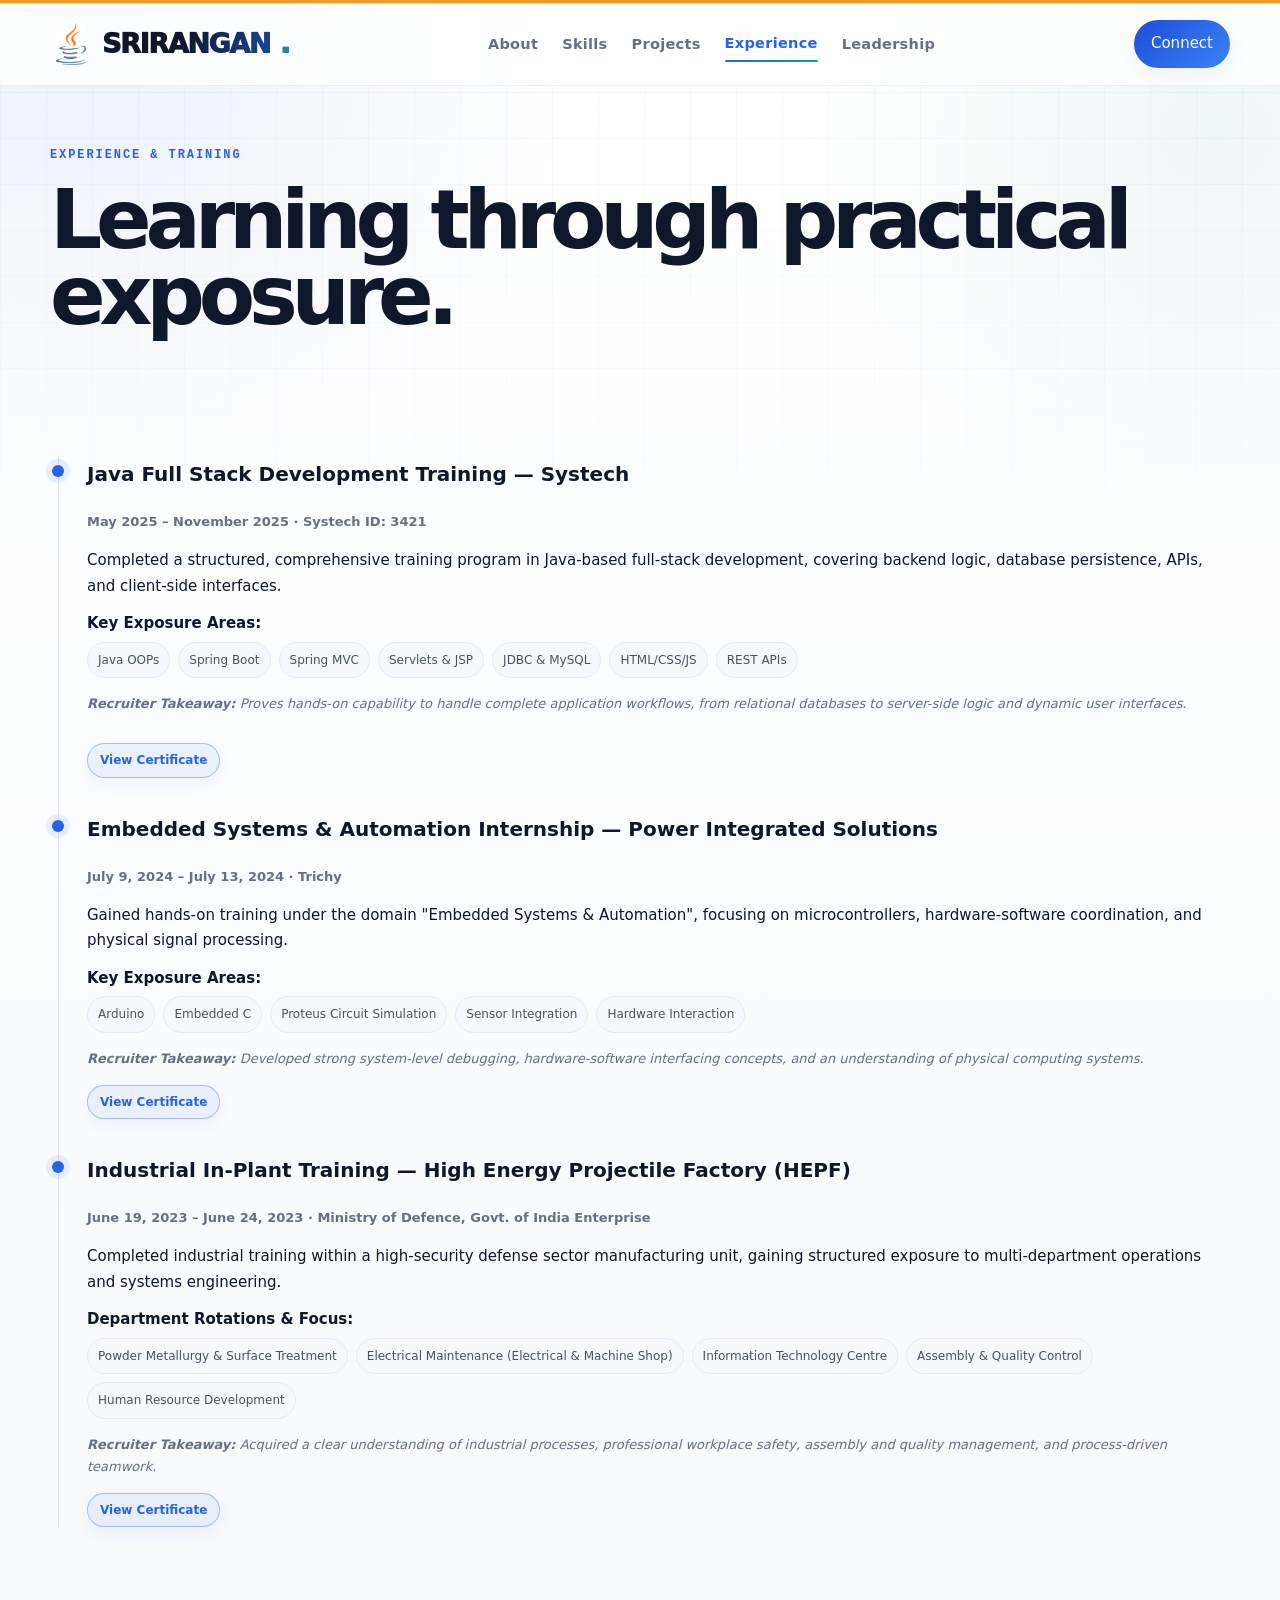
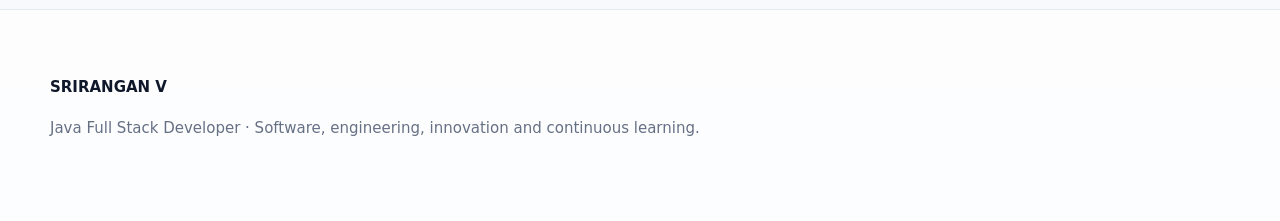
<file: sections/experience.html>
<!doctype html>
<html lang="en">
<head>
  <meta charset="utf-8">
  <meta name="viewport" content="width=device-width,initial-scale=1">
  <title>Experience & Training | SRIRANGAN V</title>
  <meta name="description" content="Professional training, internships, and industrial experience of SRIRANGAN V.">
  <link rel="stylesheet" href="../styles.css">
</head>
<body class="pageIn">
  <!-- Navigation -->
  <nav class="nav">
    <div class="wrap navin">
      <a class="brand" href="../index.html" style="display:flex; align-items:center; gap:10px;"><img src="../images/java_cup_logo.png" alt="Java Logo" class="brand-logo" style="width:42px; height:42px; object-fit:contain;">SRIRANGAN<span>.</span></a>
      <div class="links">
        <a href="../sections/about.html">About</a>
        <a href="../sections/skills.html">Skills</a>
        <a href="../sections/projects.html">Projects</a>
        <a class="active" href="../sections/experience.html">Experience</a>
        <a href="../sections/leadership.html">Leadership</a>
      </div>
      <a class="btn primary" href="../sections/contact.html">Connect</a>
    </div>
  </nav>

  <main>
    <div class="wrap caseHero reveal">
      <div class="eyebrow">Experience & Training</div>
      <h1>Learning through practical exposure.</h1>
    </div>

    <section>
      <div class="wrap reveal">
        <div class="timeline">
          <!-- Systech -->
          <div class="time">
            <h3 style="font-size: 20px; color: var(--ink);">Java Full Stack Development Training — Systech</h3>
            <p class="muted" style="font-size: 13px; font-weight: 700; margin: 4px 0 10px;">May 2025 – November 2025 · Systech ID: 3421</p>
            <p style="margin-bottom: 12px;">Completed a structured, comprehensive training program in Java-based full-stack development, covering backend logic, database persistence, APIs, and client-side interfaces.</p>
            <div style="margin-bottom: 15px;">
              <strong>Key Exposure Areas:</strong>
              <div class="chips" style="margin-top: 5px;">
                <span class="chip">Java OOPs</span>
                <span class="chip">Spring Boot</span>
                <span class="chip">Spring MVC</span>
                <span class="chip">Servlets & JSP</span>
                <span class="chip">JDBC & MySQL</span>
                <span class="chip">HTML/CSS/JS</span>
                <span class="chip">REST APIs</span>
              </div>
            </div>
            <p class="muted" style="font-size: 13px; font-style: italic;"><strong>Recruiter Takeaway:</strong> Proves hands-on capability to handle complete application workflows, from relational databases to server-side logic and dynamic user interfaces.</p>
            <a class="btn cert-btn" href="../certificates/java_systech.pdf" target="_blank" style="margin-top: 15px; font-size: 12px; padding: 6px 12px;">View Certificate</a>
          </div>

          <!-- Power Integrated Solutions -->
          <div class="time">
            <h3 style="font-size: 20px; color: var(--ink);">Embedded Systems & Automation Internship — Power Integrated Solutions</h3>
            <p class="muted" style="font-size: 13px; font-weight: 700; margin: 4px 0 10px;">July 9, 2024 – July 13, 2024 · Trichy</p>
            <p style="margin-bottom: 12px;">Gained hands-on training under the domain "Embedded Systems & Automation", focusing on microcontrollers, hardware-software coordination, and physical signal processing.</p>
            <div style="margin-bottom: 15px;">
              <strong>Key Exposure Areas:</strong>
              <div class="chips" style="margin-top: 5px;">
                <span class="chip">Arduino</span>
                <span class="chip">Embedded C</span>
                <span class="chip">Proteus Circuit Simulation</span>
                <span class="chip">Sensor Integration</span>
                <span class="chip">Hardware Interaction</span>
              </div>
            </div>
            <p class="muted" style="font-size: 13px; font-style: italic;"><strong>Recruiter Takeaway:</strong> Developed strong system-level debugging, hardware-software interfacing concepts, and an understanding of physical computing systems.</p>
            <div style="display:flex; gap:10px; margin-top:15px;">
              <a class="btn cert-btn" href="../certificates/power_integrated.pdf" target="_blank" style="font-size: 12px; padding: 6px 12px;">View Certificate</a>
            </div>
          </div>

          <!-- HEPF -->
          <div class="time">
            <h3 style="font-size: 20px; color: var(--ink);">Industrial In-Plant Training — High Energy Projectile Factory (HEPF)</h3>
            <p class="muted" style="font-size: 13px; font-weight: 700; margin: 4px 0 10px;">June 19, 2023 – June 24, 2023 · Ministry of Defence, Govt. of India Enterprise</p>
            <p style="margin-bottom: 12px;">Completed industrial training within a high-security defense sector manufacturing unit, gaining structured exposure to multi-department operations and systems engineering.</p>
            <div style="margin-bottom: 15px;">
              <strong>Department Rotations & Focus:</strong>
              <div class="chips" style="margin-top: 5px;">
                <span class="chip">Powder Metallurgy & Surface Treatment</span>
                <span class="chip">Electrical Maintenance (Electrical & Machine Shop)</span>
                <span class="chip">Information Technology Centre</span>
                <span class="chip">Assembly & Quality Control</span>
                <span class="chip">Human Resource Development</span>
              </div>
            </div>
            <p class="muted" style="font-size: 13px; font-style: italic;"><strong>Recruiter Takeaway:</strong> Acquired a clear understanding of industrial processes, professional workplace safety, assembly and quality management, and process-driven teamwork.</p>
            <div style="display:flex; gap:10px; margin-top:15px;">
              <a class="btn cert-btn" href="../certificates/hepf.pdf" target="_blank" style="font-size: 12px; padding: 6px 12px;">View Certificate</a>
            </div>
          </div>
        </div>
      </div>
    </section>
  </main>

  <footer class="footer">
    <div class="wrap">
      <b>SRIRANGAN V</b>
      <p class="muted">Java Full Stack Developer · Software, engineering, innovation and continuous learning.</p>
    </div>
  </footer>
  <script src="../app.js"></script>
</body>
</html>
</file>
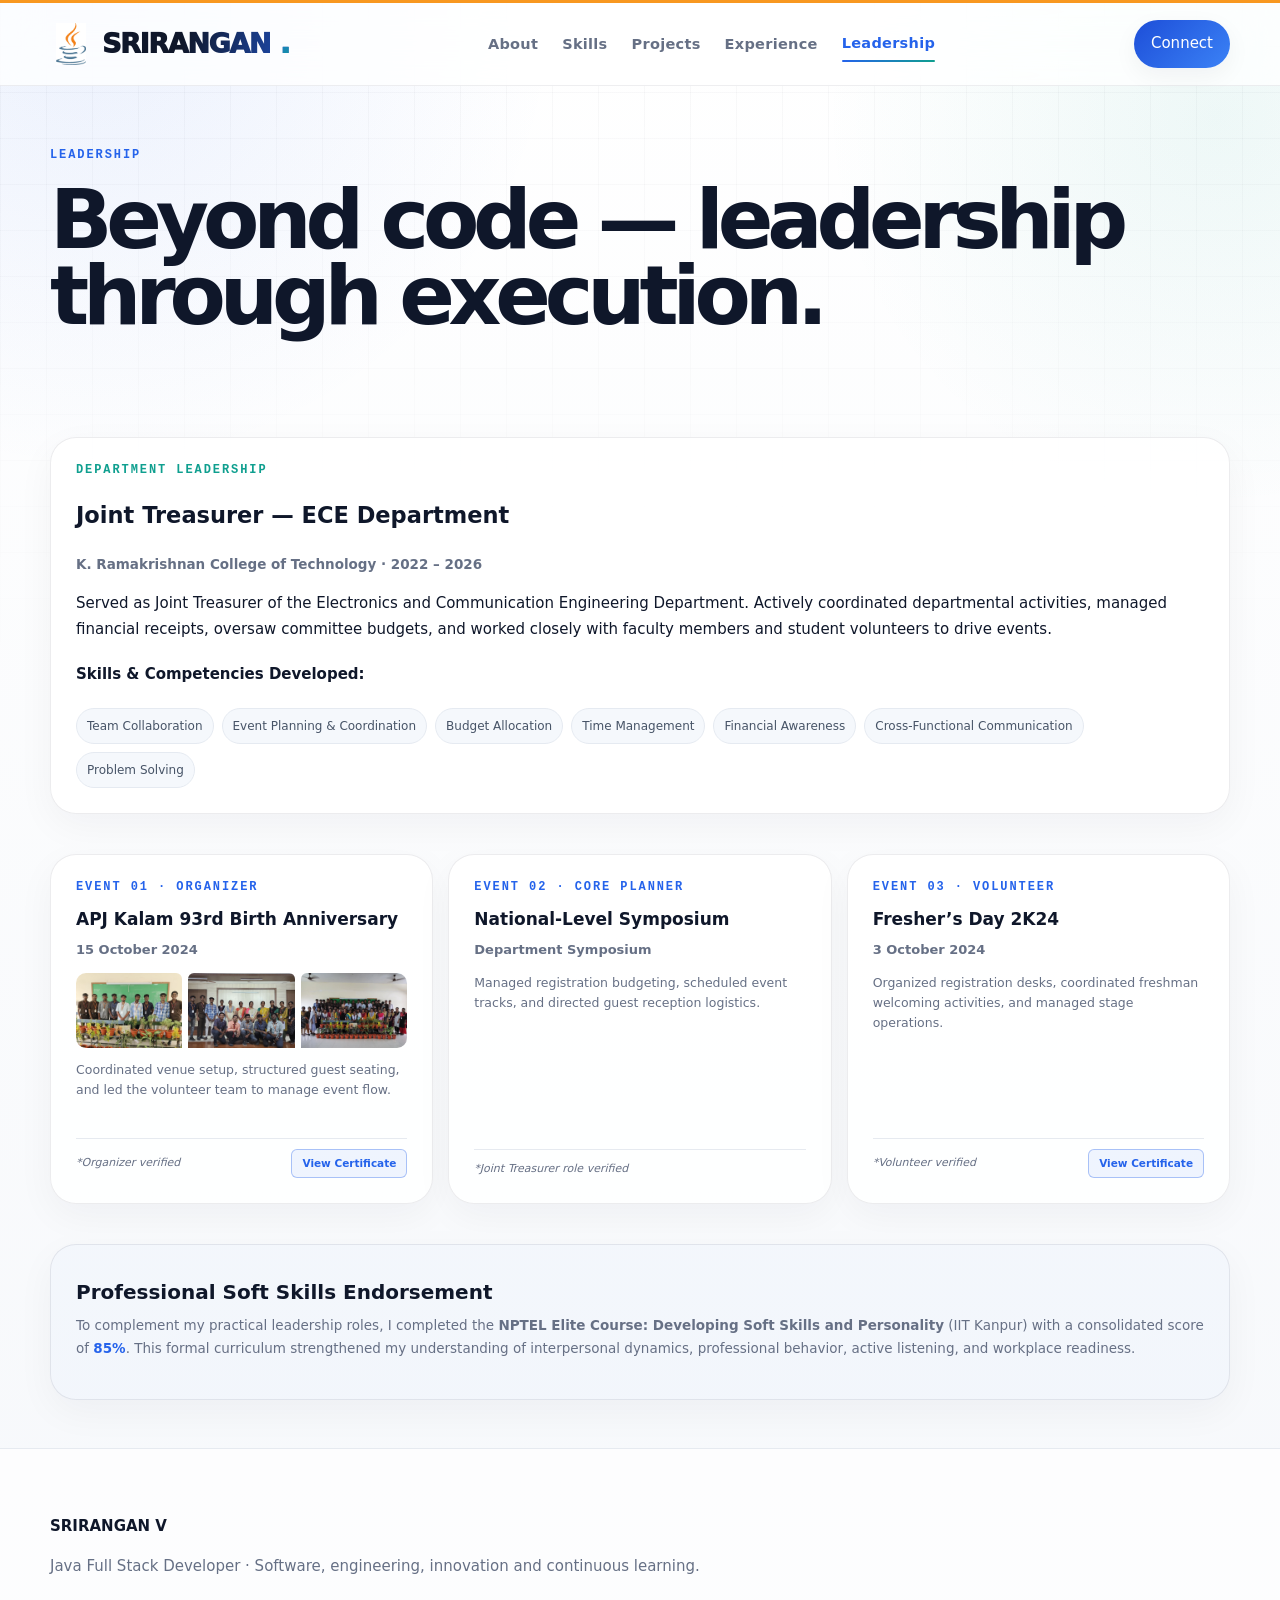
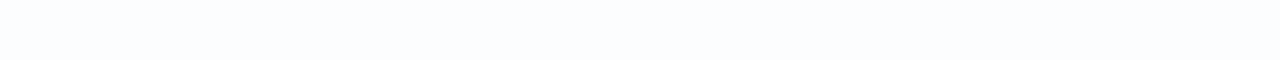
<file: sections/leadership.html>
<!doctype html>
<html lang="en">
<head>
  <meta charset="utf-8">
  <meta name="viewport" content="width=device-width,initial-scale=1">
  <title>Leadership | SRIRANGAN V</title>
  <meta name="description" content="Leadership roles, departmental activities, and event management of SRIRANGAN V.">
  <link rel="stylesheet" href="../styles.css">
</head>
<body class="pageIn">
  <!-- Navigation -->
  <nav class="nav">
    <div class="wrap navin">
      <a class="brand" href="../index.html" style="display:flex; align-items:center; gap:10px;"><img src="../images/java_cup_logo.png" alt="Java Logo" class="brand-logo" style="width:42px; height:42px; object-fit:contain;">SRIRANGAN<span>.</span></a>
      <div class="links">
        <a href="../sections/about.html">About</a>
        <a href="../sections/skills.html">Skills</a>
        <a href="../sections/projects.html">Projects</a>
        <a href="../sections/experience.html">Experience</a>
        <a class="active" href="../sections/leadership.html">Leadership</a>
      </div>
      <a class="btn primary" href="../sections/contact.html">Connect</a>
    </div>
  </nav>

  <main>
    <div class="wrap caseHero reveal">
      <div class="eyebrow">Leadership</div>
      <h1>Beyond code — leadership through execution.</h1>
    </div>

    <section>
      <div class="wrap reveal">
        <div class="grid">
          <!-- Main Role Card -->
          <div class="card s12" style="margin-bottom: 25px;">
            <div class="eyebrow" style="color:var(--mint)">Department Leadership</div>
            <h2>Joint Treasurer — ECE Department</h2>
            <p class="muted" style="font-size:13.5px; font-weight:700; margin: 4px 0 15px;">K. Ramakrishnan College of Technology · 2022 – 2026</p>
            <p style="margin-bottom: 15px;">Served as Joint Treasurer of the Electronics and Communication Engineering Department. Actively coordinated departmental activities, managed financial receipts, oversaw committee budgets, and worked closely with faculty members and student volunteers to drive events.</p>
            
            <h4 style="margin-top:20px;">Skills & Competencies Developed:</h4>
            <div class="chips" style="margin-top: 5px;">
              <span class="chip">Team Collaboration</span>
              <span class="chip">Event Planning & Coordination</span>
              <span class="chip">Budget Allocation</span>
              <span class="chip">Time Management</span>
              <span class="chip">Financial Awareness</span>
              <span class="chip">Cross-Functional Communication</span>
              <span class="chip">Problem Solving</span>
            </div>
          </div>

          <!-- Coordinated Events -->
          <div class="card s4" style="display:flex; flex-direction:column; justify-content:space-between; min-height:350px;">
            <div>
              <div class="eyebrow">Event 01 · Organizer</div>
              <h3 style="margin-top:10px; font-size:17px;">APJ Kalam 93rd Birth Anniversary</h3>
              <p class="muted" style="font-size: 13px; font-weight:700; margin: 5px 0 10px;">15 October 2024</p>
              
              <!-- Kalam Event Photos Mini Grid -->
              <div style="display:grid; grid-template-columns:repeat(3,1fr); gap:6px; margin:12px 0; height:75px; overflow:hidden; border-radius:10px;">
                <img src="../images/kalam_event_1.jpg" alt="Kalam Event 1" style="width:100%; height:100%; object-fit:cover; border-radius:6px; transition:transform 0.4s ease; cursor:pointer;" onclick="window.open('../images/kalam_event_1.jpg')">
                <img src="../images/kalam_event_2.jpg" alt="Kalam Event 2" style="width:100%; height:100%; object-fit:cover; border-radius:6px; transition:transform 0.4s ease; cursor:pointer;" onclick="window.open('../images/kalam_event_2.jpg')">
                <img src="../images/kalam_event_3.jpg" alt="Kalam Event 3" style="width:100%; height:100%; object-fit:cover; border-radius:6px; transition:transform 0.4s ease; cursor:pointer;" onclick="window.open('../images/kalam_event_3.jpg')">
              </div>

              <p class="muted" style="font-size: 12.5px; line-height: 1.6;">Coordinated venue setup, structured guest seating, and led the volunteer team to manage event flow.</p>
            </div>
            <div style="margin-top: 15px; display: flex; justify-content: space-between; align-items: center; border-top:1px solid var(--line); padding-top:10px;">
              <p class="muted" style="font-size: 11px; margin: 0; font-style:italic;">*Organizer verified</p>
              <a class="btn cert-btn" href="../certificates/apj_kalam_certificate.pdf" target="_blank" style="font-size: 10.5px; padding: 5px 10px; margin: 0; border-radius: 6px; box-shadow: none;">View Certificate</a>
            </div>
          </div>

          <div class="card s4" style="display:flex; flex-direction:column; justify-content:space-between; min-height:350px;">
            <div>
              <div class="eyebrow">Event 02 · Core Planner</div>
              <h3 style="margin-top:10px; font-size:17px;">National-Level Symposium</h3>
              <p class="muted" style="font-size: 13px; font-weight:700; margin: 5px 0 10px;">Department Symposium</p>
              <p class="muted" style="font-size: 12.5px; line-height: 1.6;">Managed registration budgeting, scheduled event tracks, and directed guest reception logistics.</p>
            </div>
            <div style="margin-top: 15px; display: flex; justify-content: space-between; align-items: center; border-top:1px solid var(--line); padding-top:10px;">
              <p class="muted" style="font-size: 11px; margin: 0; font-style:italic;">*Joint Treasurer role verified</p>
            </div>
          </div>

          <div class="card s4" style="display:flex; flex-direction:column; justify-content:space-between; min-height:350px;">
            <div>
              <div class="eyebrow">Event 03 · Volunteer</div>
              <h3 style="margin-top:10px; font-size:17px;">Fresher’s Day 2K24</h3>
              <p class="muted" style="font-size: 13px; font-weight:700; margin: 5px 0 10px;">3 October 2024</p>
              <p class="muted" style="font-size: 12.5px; line-height: 1.6;">Organized registration desks, coordinated freshman welcoming activities, and managed stage operations.</p>
            </div>
            <div style="margin-top: 15px; display: flex; justify-content: space-between; align-items: center; border-top:1px solid var(--line); padding-top:10px;">
              <p class="muted" style="font-size: 11px; margin: 0; font-style:italic;">*Volunteer verified</p>
              <a class="btn cert-btn" href="../certificates/freshers_day_certificate.pdf" target="_blank" style="font-size: 10.5px; padding: 5px 10px; margin: 0; border-radius: 6px; box-shadow: none;">View Certificate</a>
            </div>
          </div>

          <!-- Professional Qualification in Soft Skills -->
          <div class="card s12" style="margin-top: 25px; background: rgba(37,99,235,.02);">
            <h3>Professional Soft Skills Endorsement</h3>
            <p class="muted" style="font-size:13.5px; margin-top:5px;">To complement my practical leadership roles, I completed the <strong>NPTEL Elite Course: Developing Soft Skills and Personality</strong> (IIT Kanpur) with a consolidated score of <strong style="color:var(--blue)">85%</strong>. This formal curriculum strengthened my understanding of interpersonal dynamics, professional behavior, active listening, and workplace readiness.</p>
          </div>
        </div>
      </div>
    </section>
  </main>

  <footer class="footer">
    <div class="wrap">
      <b>SRIRANGAN V</b>
      <p class="muted">Java Full Stack Developer · Software, engineering, innovation and continuous learning.</p>
    </div>
  </footer>
  <script src="../app.js"></script>
</body>
</html>
</file>
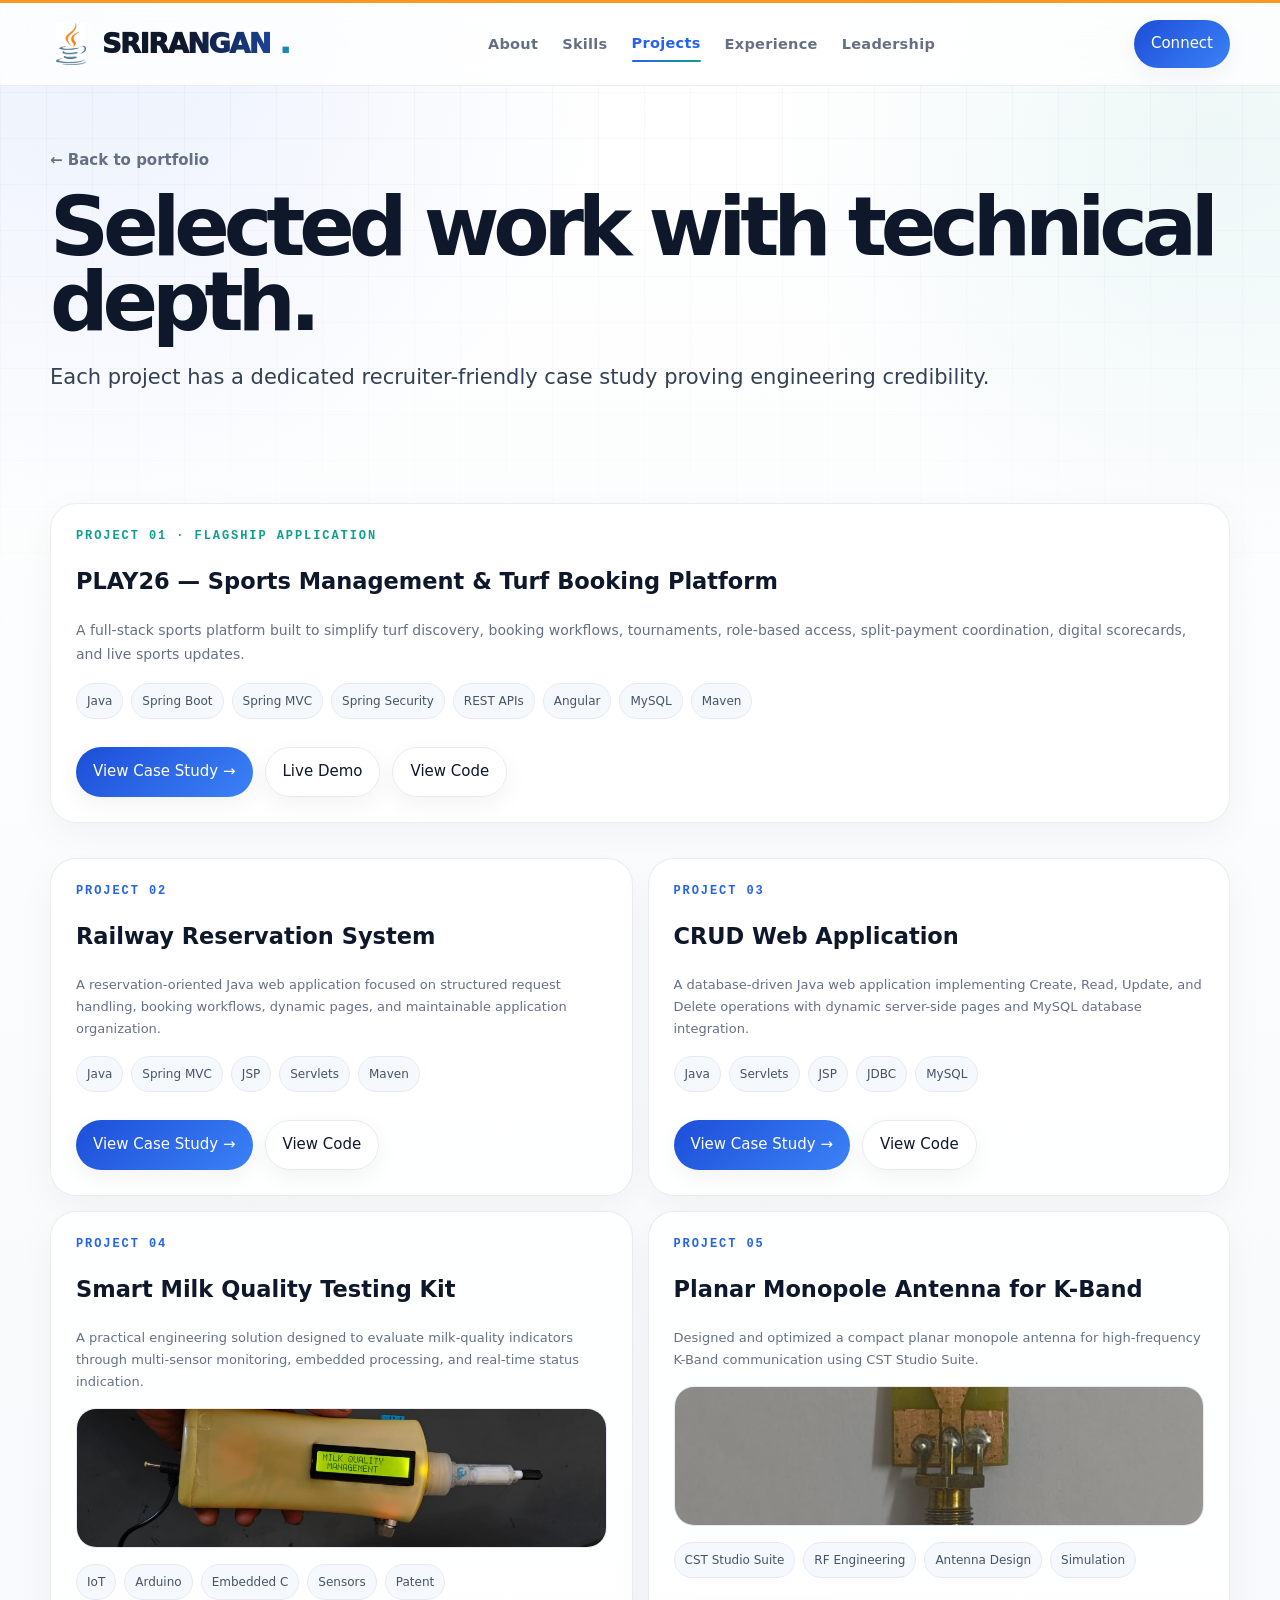
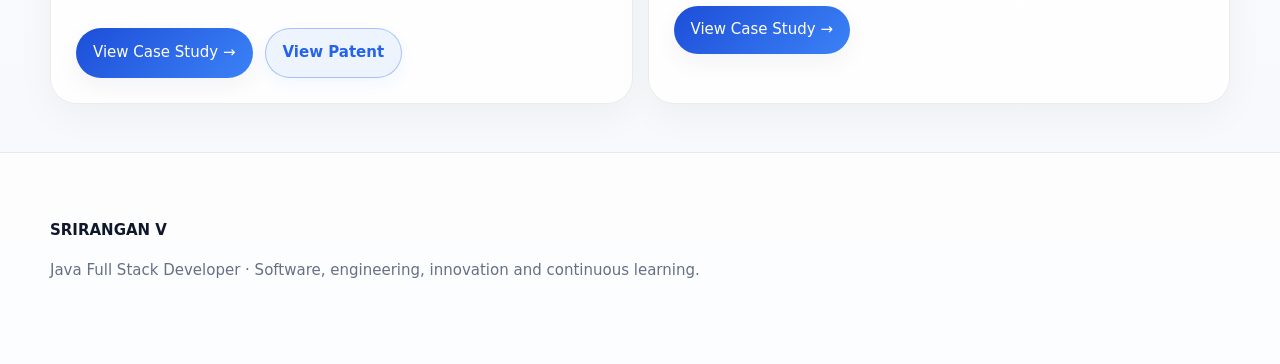
<file: sections/projects.html>
<!doctype html>
<html lang="en">
<head>
  <meta charset="utf-8">
  <meta name="viewport" content="width=device-width,initial-scale=1">
  <title>Projects | SRIRANGAN V</title>
  <meta name="description" content="Technical project case studies by SRIRANGAN V, Java Full Stack Developer.">
  <link rel="stylesheet" href="../styles.css">
</head>
<body class="pageIn">
  <!-- Navigation -->
  <nav class="nav">
    <div class="wrap navin">
      <a class="brand" href="../index.html" style="display:flex; align-items:center; gap:10px;"><img src="../images/java_cup_logo.png" alt="Java Logo" class="brand-logo" style="width:42px; height:42px; object-fit:contain;">SRIRANGAN<span>.</span></a>
      <div class="links">
        <a href="../sections/about.html">About</a>
        <a href="../sections/skills.html">Skills</a>
        <a class="active" href="../sections/projects.html">Projects</a>
        <a href="../sections/experience.html">Experience</a>
        <a href="../sections/leadership.html">Leadership</a>
      </div>
      <a class="btn primary" href="../sections/contact.html">Connect</a>
    </div>
  </nav>

  <main>
    <div class="wrap caseHero reveal">
      <a class="backlink" href="../index.html">← Back to portfolio</a>
      <h1 style="margin-top: 15px;">Selected work with technical depth.</h1>
      <p class="lead">Each project has a dedicated recruiter-friendly case study proving engineering credibility.</p>
    </div>

    <section>
      <div class="wrap grid">
        <!-- Project 1: PLAY26 -->
        <article class="card s12 reveal" style="margin-bottom: 20px;">
          <div class="eyebrow" style="color:var(--mint)">Project 01 · Flagship Application</div>
          <h2>PLAY26 — Sports Management & Turf Booking Platform</h2>
          <p class="muted" style="margin: 10px 0 15px; font-size:14px;">
            A full-stack sports platform built to simplify turf discovery, booking workflows, tournaments, role-based access, split-payment coordination, digital scorecards, and live sports updates.
          </p>
          <div class="chips" style="margin-bottom: 20px;">
            <span class="chip">Java</span>
            <span class="chip">Spring Boot</span>
            <span class="chip">Spring MVC</span>
            <span class="chip">Spring Security</span>
            <span class="chip">REST APIs</span>
            <span class="chip">Angular</span>
            <span class="chip">MySQL</span>
            <span class="chip">Maven</span>
          </div>
          <div class="actions">
            <a class="btn primary" href="../projects/play26.html">View Case Study →</a>
            <a class="btn" href="https://play26-turf-booking.onrender.com" target="_blank">Live Demo</a>
            <a class="btn" href="https://github.com/SriranganV" target="_blank">View Code</a>
          </div>
        </article>

        <!-- Project 2 -->
        <article class="card s6 reveal">
          <div class="eyebrow">Project 02</div>
          <h2>Railway Reservation System</h2>
          <p class="muted" style="margin: 10px 0 15px; font-size:13px;">
            A reservation-oriented Java web application focused on structured request handling, booking workflows, dynamic pages, and maintainable application organization.
          </p>
          <div class="chips" style="margin-bottom: 20px;">
            <span class="chip">Java</span>
            <span class="chip">Spring MVC</span>
            <span class="chip">JSP</span>
            <span class="chip">Servlets</span>
            <span class="chip">Maven</span>
          </div>
          <div class="actions">
            <a class="btn primary" href="../projects/railway-reservation.html">View Case Study →</a>
            <a class="btn" href="https://github.com/SriranganV" target="_blank">View Code</a>
          </div>
        </article>

        <!-- Project 3 -->
        <article class="card s6 reveal">
          <div class="eyebrow">Project 03</div>
          <h2>CRUD Web Application</h2>
          <p class="muted" style="margin: 10px 0 15px; font-size:13px;">
            A database-driven Java web application implementing Create, Read, Update, and Delete operations with dynamic server-side pages and MySQL database integration.
          </p>
          <div class="chips" style="margin-bottom: 20px;">
            <span class="chip">Java</span>
            <span class="chip">Servlets</span>
            <span class="chip">JSP</span>
            <span class="chip">JDBC</span>
            <span class="chip">MySQL</span>
          </div>
          <div class="actions">
            <a class="btn primary" href="../projects/crud-app.html">View Case Study →</a>
            <a class="btn" href="https://github.com/SriranganV" target="_blank">View Code</a>
          </div>
        </article>

        <!-- Project 4 -->
        <article class="card s6 reveal">
          <div class="eyebrow">Project 04</div>
          <h2>Smart Milk Quality Testing Kit</h2>
          <p class="muted" style="margin: 10px 0 15px; font-size:13px;">
            A practical engineering solution designed to evaluate milk-quality indicators through multi-sensor monitoring, embedded processing, and real-time status indication.
          </p>
          <div style="height:140px; overflow:hidden; border-radius:20px; border:1px solid var(--line); margin:12px 0;">
            <img src="../images/milk_kit_2.jpg" alt="Smart Milk Quality Testing Kit" style="width:100%; height:100%; object-fit:cover;">
          </div>
          <div class="chips" style="margin-bottom: 20px;">
            <span class="chip">IoT</span>
            <span class="chip">Arduino</span>
            <span class="chip">Embedded C</span>
            <span class="chip">Sensors</span>
            <span class="chip">Patent</span>
          </div>
          <div class="actions">
            <a class="btn primary" href="../projects/smart-milk-kit.html">View Case Study →</a>
            <a class="btn cert-btn" href="../certificates/patent_published.pdf" target="_blank">View Patent</a>
          </div>
        </article>

        <!-- Project 5 -->
        <article class="card s6 reveal">
          <div class="eyebrow">Project 05</div>
          <h2>Planar Monopole Antenna for K-Band</h2>
          <p class="muted" style="margin: 10px 0 15px; font-size:13px;">
            Designed and optimized a compact planar monopole antenna for high-frequency K-Band communication using CST Studio Suite.
          </p>
          <div style="height:140px; overflow:hidden; border-radius:20px; border:1px solid var(--line); margin:12px 0;">
            <img src="../images/k_band_antenna_3.jpg" alt="Planar Monopole Antenna" style="width:100%; height:100%; object-fit:cover;">
          </div>
          <div class="chips" style="margin-bottom: 20px;">
            <span class="chip">CST Studio Suite</span>
            <span class="chip">RF Engineering</span>
            <span class="chip">Antenna Design</span>
            <span class="chip">Simulation</span>
          </div>
          <div class="actions">
            <a class="btn primary" href="../projects/k-band-antenna.html">View Case Study →</a>
          </div>
        </article>
      </div>
    </section>
  </main>

  <footer class="footer">
    <div class="wrap">
      <b>SRIRANGAN V</b>
      <p class="muted">Java Full Stack Developer · Software, engineering, innovation and continuous learning.</p>
    </div>
  </footer>
  <script src="../app.js"></script>
</body>
</html>
</file>
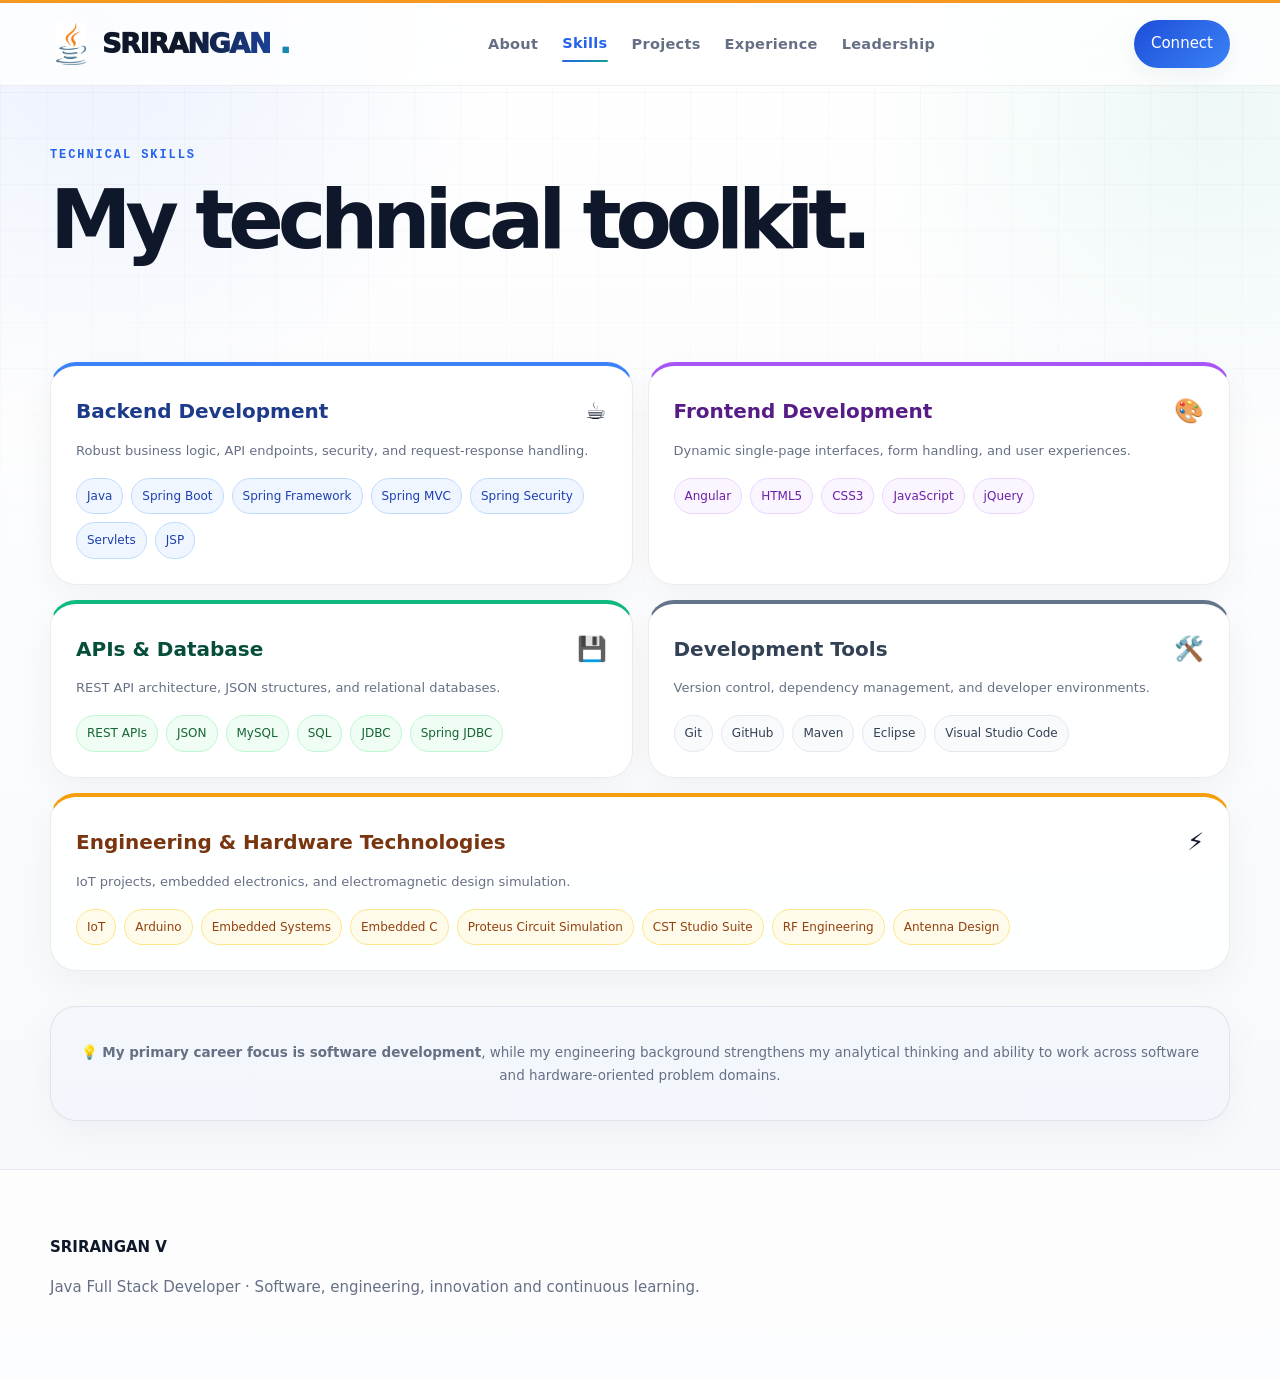
<file: sections/skills.html>
<!doctype html>
<html lang="en">
<head>
  <meta charset="utf-8">
  <meta name="viewport" content="width=device-width,initial-scale=1">
  <title>Technical Skills | SRIRANGAN V</title>
  <meta name="description" content="Technical skills toolkit for SRIRANGAN V, including backend, frontend, database, and engineering tools.">
  <link rel="stylesheet" href="../styles.css">
</head>
<body class="pageIn">
  <!-- Navigation -->
  <nav class="nav">
    <div class="wrap navin">
      <a class="brand" href="../index.html" style="display:flex; align-items:center; gap:10px;"><img src="../images/java_cup_logo.png" alt="Java Logo" class="brand-logo" style="width:42px; height:42px; object-fit:contain;">SRIRANGAN<span>.</span></a>
      <div class="links">
        <a href="../sections/about.html">About</a>
        <a class="active" href="../sections/skills.html">Skills</a>
        <a href="../sections/projects.html">Projects</a>
        <a href="../sections/experience.html">Experience</a>
        <a href="../sections/leadership.html">Leadership</a>
      </div>
      <a class="btn primary" href="../sections/contact.html">Connect</a>
    </div>
  </nav>

  <main>
    <div class="wrap caseHero reveal">
      <div class="eyebrow">Technical Skills</div>
      <h1>My technical toolkit.</h1>
    </div>

    <section>
      <div class="wrap reveal">
        <div class="grid">
          <!-- Backend -->
          <div class="card s6" style="border-top: 4px solid #3b82f6;">
            <div style="display:flex; justify-content:space-between; align-items:center;">
              <h3 style="color:#1e3a8a; margin:0;">Backend Development</h3>
              <span style="font-size:24px;">☕</span>
            </div>
            <p class="muted" style="font-size: 13px; margin: 8px 0 15px;">Robust business logic, API endpoints, security, and request-response handling.</p>
            <div class="chips">
              <span class="chip" style="background:#eff6ff; border-color:#bfdbfe; color:#1e40af;">Java</span>
              <span class="chip" style="background:#eff6ff; border-color:#bfdbfe; color:#1e40af;">Spring Boot</span>
              <span class="chip" style="background:#eff6ff; border-color:#bfdbfe; color:#1e40af;">Spring Framework</span>
              <span class="chip" style="background:#eff6ff; border-color:#bfdbfe; color:#1e40af;">Spring MVC</span>
              <span class="chip" style="background:#eff6ff; border-color:#bfdbfe; color:#1e40af;">Spring Security</span>
              <span class="chip" style="background:#eff6ff; border-color:#bfdbfe; color:#1e40af;">Servlets</span>
              <span class="chip" style="background:#eff6ff; border-color:#bfdbfe; color:#1e40af;">JSP</span>
            </div>
          </div>

          <!-- Frontend -->
          <div class="card s6" style="border-top: 4px solid #a855f7;">
            <div style="display:flex; justify-content:space-between; align-items:center;">
              <h3 style="color:#581c87; margin:0;">Frontend Development</h3>
              <span style="font-size:24px;">🎨</span>
            </div>
            <p class="muted" style="font-size: 13px; margin: 8px 0 15px;">Dynamic single-page interfaces, form handling, and user experiences.</p>
            <div class="chips">
              <span class="chip" style="background:#faf5ff; border-color:#e9d5ff; color:#6b21a8;">Angular</span>
              <span class="chip" style="background:#faf5ff; border-color:#e9d5ff; color:#6b21a8;">HTML5</span>
              <span class="chip" style="background:#faf5ff; border-color:#e9d5ff; color:#6b21a8;">CSS3</span>
              <span class="chip" style="background:#faf5ff; border-color:#e9d5ff; color:#6b21a8;">JavaScript</span>
              <span class="chip" style="background:#faf5ff; border-color:#e9d5ff; color:#6b21a8;">jQuery</span>
            </div>
          </div>

          <!-- APIs & Database -->
          <div class="card s6" style="border-top: 4px solid #10b981;">
            <div style="display:flex; justify-content:space-between; align-items:center;">
              <h3 style="color:#064e3b; margin:0;">APIs & Database</h3>
              <span style="font-size:24px;">💾</span>
            </div>
            <p class="muted" style="font-size: 13px; margin: 8px 0 15px;">REST API architecture, JSON structures, and relational databases.</p>
            <div class="chips">
              <span class="chip" style="background:#f0fdf4; border-color:#bbf7d0; color:#166534;">REST APIs</span>
              <span class="chip" style="background:#f0fdf4; border-color:#bbf7d0; color:#166534;">JSON</span>
              <span class="chip" style="background:#f0fdf4; border-color:#bbf7d0; color:#166534;">MySQL</span>
              <span class="chip" style="background:#f0fdf4; border-color:#bbf7d0; color:#166534;">SQL</span>
              <span class="chip" style="background:#f0fdf4; border-color:#bbf7d0; color:#166534;">JDBC</span>
              <span class="chip" style="background:#f0fdf4; border-color:#bbf7d0; color:#166534;">Spring JDBC</span>
            </div>
          </div>

          <!-- Development Tools -->
          <div class="card s6" style="border-top: 4px solid #64748b;">
            <div style="display:flex; justify-content:space-between; align-items:center;">
              <h3 style="color:#334155; margin:0;">Development Tools</h3>
              <span style="font-size:24px;">🛠️</span>
            </div>
            <p class="muted" style="font-size: 13px; margin: 8px 0 15px;">Version control, dependency management, and developer environments.</p>
            <div class="chips">
              <span class="chip" style="background:#f8fafc; border-color:#e2e8f0; color:#334155;">Git</span>
              <span class="chip" style="background:#f8fafc; border-color:#e2e8f0; color:#334155;">GitHub</span>
              <span class="chip" style="background:#f8fafc; border-color:#e2e8f0; color:#334155;">Maven</span>
              <span class="chip" style="background:#f8fafc; border-color:#e2e8f0; color:#334155;">Eclipse</span>
              <span class="chip" style="background:#f8fafc; border-color:#e2e8f0; color:#334155;">Visual Studio Code</span>
            </div>
          </div>

          <!-- Engineering Exposure -->
          <div class="card s12" style="border-top: 4px solid #f59e0b;">
            <div style="display:flex; justify-content:space-between; align-items:center;">
              <h3 style="color:#78350f; margin:0;">Engineering & Hardware Technologies</h3>
              <span style="font-size:24px;">⚡</span>
            </div>
            <p class="muted" style="font-size: 13px; margin: 8px 0 15px;">IoT projects, embedded electronics, and electromagnetic design simulation.</p>
            <div class="chips">
              <span class="chip" style="background:#fffbeb; border-color:#fde68a; color:#92400e;">IoT</span>
              <span class="chip" style="background:#fffbeb; border-color:#fde68a; color:#92400e;">Arduino</span>
              <span class="chip" style="background:#fffbeb; border-color:#fde68a; color:#92400e;">Embedded Systems</span>
              <span class="chip" style="background:#fffbeb; border-color:#fde68a; color:#92400e;">Embedded C</span>
              <span class="chip" style="background:#fffbeb; border-color:#fde68a; color:#92400e;">Proteus Circuit Simulation</span>
              <span class="chip" style="background:#fffbeb; border-color:#fde68a; color:#92400e;">CST Studio Suite</span>
              <span class="chip" style="background:#fffbeb; border-color:#fde68a; color:#92400e;">RF Engineering</span>
              <span class="chip" style="background:#fffbeb; border-color:#fde68a; color:#92400e;">Antenna Design</span>
            </div>
          </div>

          <div class="card s12" style="margin-top:20px; padding:20px; background:rgba(37,99,235,.02); text-align:center;">
            <p class="muted" style="font-size:13.5px;">
              💡 <strong>My primary career focus is software development</strong>, while my engineering background strengthens my analytical thinking and ability to work across software and hardware-oriented problem domains.
            </p>
          </div>
        </div>
      </div>
    </section>
  </main>

  <footer class="footer">
    <div class="wrap">
      <b>SRIRANGAN V</b>
      <p class="muted">Java Full Stack Developer · Software, engineering, innovation and continuous learning.</p>
    </div>
  </footer>
  <script src="../app.js"></script>
</body>
</html>
</file>
<file: styles.css>
:root{--bg:#f6f8fb;--paper:#fff;--ink:#0f172a;--ink2:#344054;--muted:#667085;--line:#e6eaf0;--blue:#2563eb;--mint:#0f9f8f;--r:26px;--shadow:0 22px 70px rgba(15,23,42,.08)}
*{box-sizing:border-box}html{scroll-behavior:smooth;scroll-padding-top:96px}body{margin:0;color:var(--ink);font:15px/1.7 Inter,ui-sans-serif,system-ui,-apple-system,"Segoe UI",sans-serif;background:radial-gradient(circle at 7% 0,rgba(37,99,235,.09),transparent 23%),radial-gradient(circle at 95% 7%,rgba(15,159,143,.07),transparent 20%),linear-gradient(180deg,#fff,#f6f8fb);overflow-x:hidden}body:before{content:"";position:fixed;inset:0;z-index:-1;pointer-events:none;background-image:linear-gradient(#0f172a08 1px,transparent 1px),linear-gradient(90deg,#0f172a08 1px,transparent 1px);background-size:46px 46px;mask-image:linear-gradient(#000,transparent 76%)}
a{color:inherit;text-decoration:none}.wrap{width:min(1180px,calc(100% - 36px));margin:auto}.nav{position:sticky;top:0;z-index:80;background:#ffffffc7;backdrop-filter:blur(22px) saturate(160%);border-bottom:1px solid #0f172a12;border-top:3.5px solid #f89820;transition:.35s}.nav.scrolled{box-shadow:0 10px 35px #0f172a0f}.navin{height:82px;display:flex;align-items:center;justify-content:space-between;gap:22px}.brand{font-size:27px;font-weight:950;letter-spacing:-.05em;background:linear-gradient(100deg,var(--ink) 35%,var(--blue) 75%,var(--mint) 100%);background-size:160%;-webkit-background-clip:text;color:transparent;transition:transform 0.4s cubic-bezier(0.2,0.8,0.2,1),background-position 0.4s,filter 0.4s;cursor:pointer}.brand:hover{transform:scale(1.03) translateY(-1px);background-position:100%;filter:drop-shadow(0 4px 12px rgba(37,99,235,0.15))}.brand span{background:linear-gradient(135deg,var(--blue),var(--mint));-webkit-background-clip:text;color:transparent;display:inline-block;transition:transform 0.5s cubic-bezier(0.175,0.885,0.32,1.275)}.brand:hover span{transform:scale(1.4) translateY(-2px)}.brand-logo{transition:transform 0.4s cubic-bezier(0.175,0.885,0.32,1.275)}.brand:hover .brand-logo{transform:scale(1.22) rotate(-8deg)}.links{display:flex;gap:24px;color:var(--muted);font-size:14.5px;font-weight:600}.links a{position:relative;transition:color 0.3s ease,transform 0.3s ease;letter-spacing:0.02em}.links a:hover,.links a.active{color:var(--blue);transform:translateY(-1px)}.links a:after{content:"";position:absolute;left:50%;right:50%;bottom:-7px;height:2px;background:linear-gradient(90deg,var(--blue),var(--mint));transition:left 0.3s cubic-bezier(0.2,0.8,0.2,1),right 0.3s cubic-bezier(0.2,0.8,0.2,1);border-radius:99px}.links a:hover:after,.links a.active:after{left:0;right:0}
.offset-frame{transition:transform .5s cubic-bezier(.2,.8,.2,1),border-color .5s ease}
.arch:hover .offset-frame{transform:rotate(0deg) scale(1.025)!important;border-color:#5382a1!important}
.node.icon-only{width:46px;height:46px;padding:0;border-radius:50%;display:flex;align-items:center;justify-content:center;border-color:rgba(37,99,235,.18);box-shadow:0 12px 28px rgba(15,23,42,.07);transition:transform .3s cubic-bezier(.2,.8,.2,1),background-color .3s,border-color .3s,box-shadow .3s}.node.icon-only:hover{transform:translateY(-12px) scale(1.18);border-color:var(--blue);box-shadow:0 18px 36px rgba(37,99,235,0.22)}
.btn{display:inline-flex;align-items:center;justify-content:center;gap:8px;padding:11px 17px;border:1px solid var(--line);border-radius:999px;background:#ffffffe8;box-shadow:0 8px 24px #0f172a0d;transition:.32s cubic-bezier(.2,.8,.2,1)}.btn:hover{transform:translateY(-3px) scale(1.015);box-shadow:0 18px 42px #2563eb24;border-color:#2563eb5c}.primary{background:linear-gradient(135deg,#1d4ed8,#3b82f6);color:#fff;border:0}.backlink{display:inline-flex;color:var(--muted);font-weight:800;transition:.25s}.backlink:hover{color:var(--blue);transform:translateX(-4px)}
.hero{min-height:80vh;display:grid;grid-template-columns:1.08fr .92fr;align-items:center;gap:50px;padding:78px 0}.badge{display:inline-flex;gap:9px;align-items:center;padding:7px 11px;border:1px solid var(--line);border-radius:999px;background:#ffffffd6;color:#475467;font-size:12px}.dot{width:8px;height:8px;border-radius:50%;background:#10a68f;box-shadow:0 0 0 5px #10a68f1f;animation:pulseDot 2.2s infinite}@keyframes pulseDot{50%{box-shadow:0 0 0 10px transparent}}h1{font-size:clamp(48px,7vw,92px);line-height:.92;letter-spacing:-.075em;margin:20px 0}.grad{background:linear-gradient(100deg,#101828,#2563eb,#0f9f8f);background-size:180%;-webkit-background-clip:text;color:transparent;animation:grad 7s ease infinite;display:inline-block;transition:transform 0.4s cubic-bezier(0.2,0.8,0.2,1),filter 0.4s ease;cursor:default}.grad:hover{transform:scale(1.03) translateY(-2px);filter:drop-shadow(0 12px 24px rgba(37,99,235,0.22))}.name-glow{position:absolute;inset:-15px -25px;background:radial-gradient(circle,rgba(37,99,235,0.1) 0%,rgba(15,159,143,0.02) 50%,transparent 70%);opacity:0;transition:opacity 0.6s ease,transform 0.6s ease;pointer-events:none;z-index:-1;filter:blur(10px);border-radius:30px}h1:hover .name-glow{opacity:1;transform:scale(1.08)}@keyframes grad{50%{background-position:100%}}.lead{font-size:clamp(17px,2vw,21px);color:var(--ink2)}.muted{color:var(--muted)}.actions{display:flex;gap:12px;flex-wrap:wrap;margin-top:28px}
.arch,.panel{background:#ffffffdb;border:1px solid #0f172a14;border-radius:32px;box-shadow:var(--shadow)}.arch{position:relative;min-height:450px;overflow:hidden;transition:.5s}.arch:hover{transform:translateY(-8px) rotateX(1deg);box-shadow:0 34px 90px #2563eb24}.arch img{transition:transform 0.6s cubic-bezier(0.2,0.8,0.2,1)}.arch:hover img{transform:scale(1.06)}.arch:before{content:"";position:absolute;inset:0;background-image:linear-gradient(#2563eb0f 1px,transparent 1px),linear-gradient(90deg,#2563eb0f 1px,transparent 1px);background-size:34px 34px;mask-image:linear-gradient(#000,transparent)}.node{position:absolute;padding:12px 16px;border:1px solid #2563eb21;border-radius:14px;background:#fff;box-shadow:0 14px 30px #0f172a17;font-weight:850;animation:float 4s ease-in-out infinite}.node:nth-child(2){animation-delay:.4s}.node:nth-child(3){animation-delay:.8s}.node:nth-child(4){animation-delay:1.2s}.node:nth-child(5){animation-delay:1.6s}@keyframes float{50%{transform:translateY(-8px)}}.n1{top:12%;left:12%}.n2{top:30%;right:10%}.n3{top:48%;left:16%}.n4{top:66%;right:14%}.n5{bottom:8%;left:20%}
section{padding:48px 0}.eyebrow{font:850 12px/1.2 ui-monospace,monospace;color:var(--blue);letter-spacing:.16em;text-transform:uppercase}.title{font-size:clamp(34px,5vw,58px);line-height:1.03;letter-spacing:-.055em;margin:12px 0 22px}.grid{display:grid;grid-template-columns:repeat(12,1fr);gap:15px}.s3{grid-column:span 3}.s4{grid-column:span 4}.s5{grid-column:span 5}.s6{grid-column:span 6}.s7{grid-column:span 7}.s8{grid-column:span 8}.s12{grid-column:span 12}
.card{position:relative;background:#ffffffdb;border:1px solid #0f172a14;border-radius:var(--r);padding:25px;box-shadow:0 12px 38px #0f172a0b;overflow:hidden;transition:.4s cubic-bezier(.2,.8,.2,1)}.card:before{content:"";position:absolute;inset:0;background:linear-gradient(120deg,transparent 25%,#2563eb0e,transparent 75%);transform:translateX(-120%);transition:.75s}.card:hover:before{transform:translateX(120%)}.card:hover{transform:translateY(-8px);border-color:#2563eb3d;box-shadow:0 28px 65px #2563eb1a}.card h3{margin:5px 0;font-size:20px}.chips{display:flex;gap:8px;flex-wrap:wrap;margin-top:16px}.chip{padding:7px 10px;border-radius:999px;background:#f5f8fc;border:1px solid #e5eaf1;color:#475467;font-size:12px;transition:.25s}.chip:hover{transform:translateY(-2px);color:#1d4ed8;background:#eef5ff}
.project{display:grid;grid-template-columns:.9fr 1.1fr;gap:30px;padding:30px;margin:18px 0;background:#ffffffdf;border:1px solid #0f172a14;border-radius:30px;box-shadow:0 14px 46px #0f172a0d;transition:.45s}.project:hover{transform:translateY(-9px);box-shadow:0 34px 85px #2563eb1c;border-color:#2563eb3d}.visual{min-height:280px;border-radius:22px;background:radial-gradient(circle at 20% 20%,#2563eb2b,transparent 34%),linear-gradient(145deg,#edf5ff,#fff);border:1px solid #2563eb1a;display:grid;place-items:center;font-size:clamp(34px,5vw,68px);font-weight:950;letter-spacing:-.07em;transition:.55s}.project:hover .visual{transform:scale(1.025)}
.caseHero{padding:62px 0 38px}.caseHero h1{font-size:clamp(44px,7vw,82px);margin-bottom:18px}.headerBand{position:relative;padding:34px;border-radius:32px;background:linear-gradient(135deg,#f8fbff,#fff);border:1px solid #2563eb24;box-shadow:var(--shadow);overflow:hidden}.headerBand:before{content:"";position:absolute;left:0;top:0;bottom:0;width:5px;background:linear-gradient(var(--blue),var(--mint))}.metaRow{display:flex;gap:18px;flex-wrap:wrap;color:var(--muted);margin:16px 0}.metaRow b{color:var(--ink)}
.caseLayout{display:grid;grid-template-columns:250px 1fr;gap:34px;align-items:start}.toc{position:sticky;top:98px;padding:20px}.toc a{display:block;padding:7px 0;color:var(--muted);transition:.25s}.toc a:hover{color:var(--blue);transform:translateX(4px)}.caseContent .panel{padding:32px;margin-bottom:20px}.caseContent h2{font-size:30px;letter-spacing:-.035em;margin-top:8px}.flow{display:flex;gap:9px;align-items:center;flex-wrap:wrap;margin:20px 0}.flow span{padding:10px 13px;border-radius:12px;background:#f5f8fc;border:1px solid var(--line);font-family:ui-monospace,monospace}.flow b{color:var(--blue)}
.featureGrid{display:grid;grid-template-columns:repeat(2,1fr);gap:12px}.feature{padding:18px;border:1px solid var(--line);border-radius:18px;background:#fbfcfe;transition:.3s}.feature:hover{transform:translateY(-4px);border-color:#2563eb40;box-shadow:0 16px 34px #2563eb14}.evidenceGrid{display:grid;grid-template-columns:repeat(2,1fr);gap:14px}.evidence{min-height:190px;border:1px dashed #cbd5e1;border-radius:20px;background:linear-gradient(145deg,#f8fafc,#fff);display:flex;flex-direction:column;align-items:center;justify-content:center;text-align:center;padding:20px;color:var(--muted)}.evidence b{color:var(--ink)}.patentBlock{padding:24px;border-radius:22px;background:linear-gradient(135deg,#effcf9,#fff);border:1px solid #0f9f8f38;margin-bottom:20px}.pagination{display:flex;justify-content:space-between;gap:14px;align-items:center;padding:24px 0 8px}.pagination a{font-weight:800;color:var(--blue)}
.timeline{border-left:1px solid #dce3ec;margin-left:8px;padding-left:28px}.time{position:relative;margin-bottom:34px}.time:before{content:"";position:absolute;left:-35px;top:8px;width:12px;height:12px;border-radius:50%;background:var(--blue);box-shadow:0 0 0 6px #2563eb17}.progress{position:fixed;top:0;left:0;height:3px;background:linear-gradient(90deg,var(--blue),var(--mint));width:0;z-index:100}.reveal{opacity:0;transform:translateY(36px) scale(.985);filter:blur(6px);transition:.85s cubic-bezier(.2,.8,.2,1)}.reveal.show{opacity:1;transform:none;filter:none}.pageIn{animation:pageIn .65s cubic-bezier(.2,.8,.2,1)}@keyframes pageIn{from{opacity:0;transform:translateY(14px);filter:blur(5px)}}.footer{padding:65px 0;border-top:1px solid var(--line);background:#ffffffad}
@media(max-width:850px){.links{display:none}.hero,.project,.caseLayout{grid-template-columns:1fr}.toc{position:relative;top:auto}.grid>*{grid-column:span 12!important}.arch{min-height:360px}.featureGrid,.evidenceGrid{grid-template-columns:1fr}}@media(max-width:520px){.wrap{width:min(100% - 24px,1180px)}section{padding:68px 0}h1{font-size:50px}.project,.headerBand{padding:18px}.pagination{align-items:flex-start;flex-direction:column}}@media(prefers-reduced-motion:reduce){*{animation:none!important;transition-duration:.01ms!important;scroll-behavior:auto!important}.reveal{opacity:1;transform:none;filter:none}}

/* Premium Toast Notification System */
.toast{position:fixed;bottom:24px;right:24px;background:var(--ink);color:#fff;padding:12px 22px;border-radius:999px;box-shadow:0 12px 36px rgba(15,23,42,.15);z-index:200;font-size:13px;display:flex;align-items:center;gap:10px;transform:translateY(100px);opacity:0;transition:.35s cubic-bezier(.2,.8,.2,1);border:1px solid rgba(255,255,255,.08);font-weight:600}
.toast.show{transform:none;opacity:1}
.toast-dot{width:6px;height:6px;border-radius:50%;background:var(--mint);animation:pulseDot 1.5s infinite}

/* Polished "Project visual pending" UI slots */
.evidence.pending{border:1.5px dashed var(--blue);background:linear-gradient(145deg,rgba(37,99,235,.03),#fff);transition:.32s cubic-bezier(.2,.8,.2,1)}
.evidence.pending:hover{transform:translateY(-4px);box-shadow:0 12px 30px rgba(37,99,235,.1);border-color:var(--mint)}
.evidence.pending .pending-status{font-size:11px;color:var(--blue);font-weight:800;letter-spacing:.05em;text-transform:uppercase;margin-top:8px;padding:3px 8px;background:rgba(37,99,235,.06);border-radius:999px;display:inline-flex;align-items:center;gap:5px}

/* Pending button styling to give visual indicator */
.btn.pending-action{position:relative}
/* Ambient Background Glow Auroras */
.bg-glow{position:absolute;width:450px;height:450px;border-radius:50%;filter:blur(110px);pointer-events:none;z-index:-1;opacity:0.45;animation:pulseGlow 12s ease-in-out infinite}
.blue-glow{background:radial-gradient(circle,#2563eb,transparent 65%);top:15%;left:-150px}
.mint-glow{background:radial-gradient(circle,#0f9f8f,transparent 65%);top:55%;right:-150px}
.purple-glow{background:radial-gradient(circle,#a855f7,transparent 65%);top:85%;left:-100px}
@keyframes pulseGlow{0%,100%{transform:scale(1) translate(0,0)}50%{transform:scale(1.15) translate(30px,-20px)}}

/* Enhancements for visual cards on hover */
.project:hover .visual{transform:scale(1.03) rotate(-1.5deg);box-shadow:0 15px 35px rgba(37,99,235,0.12);border-color:#2563eb40}
.node{position:absolute;padding:12px 16px;border:1px solid #2563eb21;border-radius:14px;background:rgba(255,255,255,0.92);backdrop-filter:blur(8px);box-shadow:0 14px 30px #0f172a17;font-weight:850;animation:float 4s ease-in-out infinite;transition:.3s}
.node:hover{transform:translateY(-12px) scale(1.05);color:var(--blue);border-color:#2563eb;box-shadow:0 18px 36px rgba(37,99,235,0.18)}
.btn.pending-action:after{content:"";position:absolute;top:4px;right:4px;width:6px;height:6px;border-radius:50%;background:var(--mint)}
.cert-btn{background:rgba(37,99,235,.07);color:var(--blue);border-color:rgba(37,99,235,.35);font-weight:800;box-shadow:0 6px 16px rgba(37,99,235,0.06);transition:.28s cubic-bezier(.2,.8,.2,1)}
.cert-btn:hover{transform:translateY(-2px) scale(1.01);background:var(--blue);color:#fff;border-color:var(--blue);box-shadow:0 12px 28px rgba(37,99,235,0.22)}
.inline-cert{margin-left:8px;font-size:11.5px;color:var(--blue);font-weight:850;background:rgba(37,99,235,.06);border:1px solid rgba(37,99,235,.15);padding:2px 8px;border-radius:6px;text-decoration:none;display:inline-flex;align-items:center;gap:3px;transition:.22s}
.inline-cert:hover{background:var(--blue);color:#fff;border-color:var(--blue)}
.impact-card{background:#fff!important;border:1px solid var(--line)!important;border-radius:20px!important;padding:26px 20px!important;transition:all .35s cubic-bezier(.2,.8,.2,1)!important;position:relative;overflow:hidden;display:flex;flex-direction:column;align-items:center;justify-content:center;text-align:center;box-shadow:0 8px 24px rgba(15,23,42,.03)}
.impact-card::before{content:"";position:absolute;top:0;left:0;right:0;height:4px;background:linear-gradient(90deg,var(--blue),var(--mint));transform:scaleX(0);transform-origin:left;transition:transform .35s ease}
.impact-card:hover{transform:translateY(-8px) scale(1.02);border-color:rgba(37,99,235,.25)!important;box-shadow:0 18px 40px rgba(37,99,235,.12)!important}
.impact-card:hover::before{transform:scaleX(1)}
.impact-card .icon{font-size:32px;margin-bottom:10px;display:inline-block;transition:transform .35s ease}
.impact-card:hover .icon{transform:scale(1.2) rotate(6deg)}
.impact-card h3{font-size:20px;margin:0 0 4px;color:var(--ink)}
.impact-card p{font-size:13px;margin:0;color:var(--muted)}
.tech-stack-item{transition:transform .4s cubic-bezier(.2,.8,.2,1),border-color .4s,box-shadow .4s!important}
.tech-stack-item:hover{transform:translateY(-5px);border-color:rgba(37,99,235,.25)!important;box-shadow:0 10px 24px rgba(37,99,235,.07)!important}
.redirect-header:hover .arrow{transform:translate(3px,-3px)}
</file>
